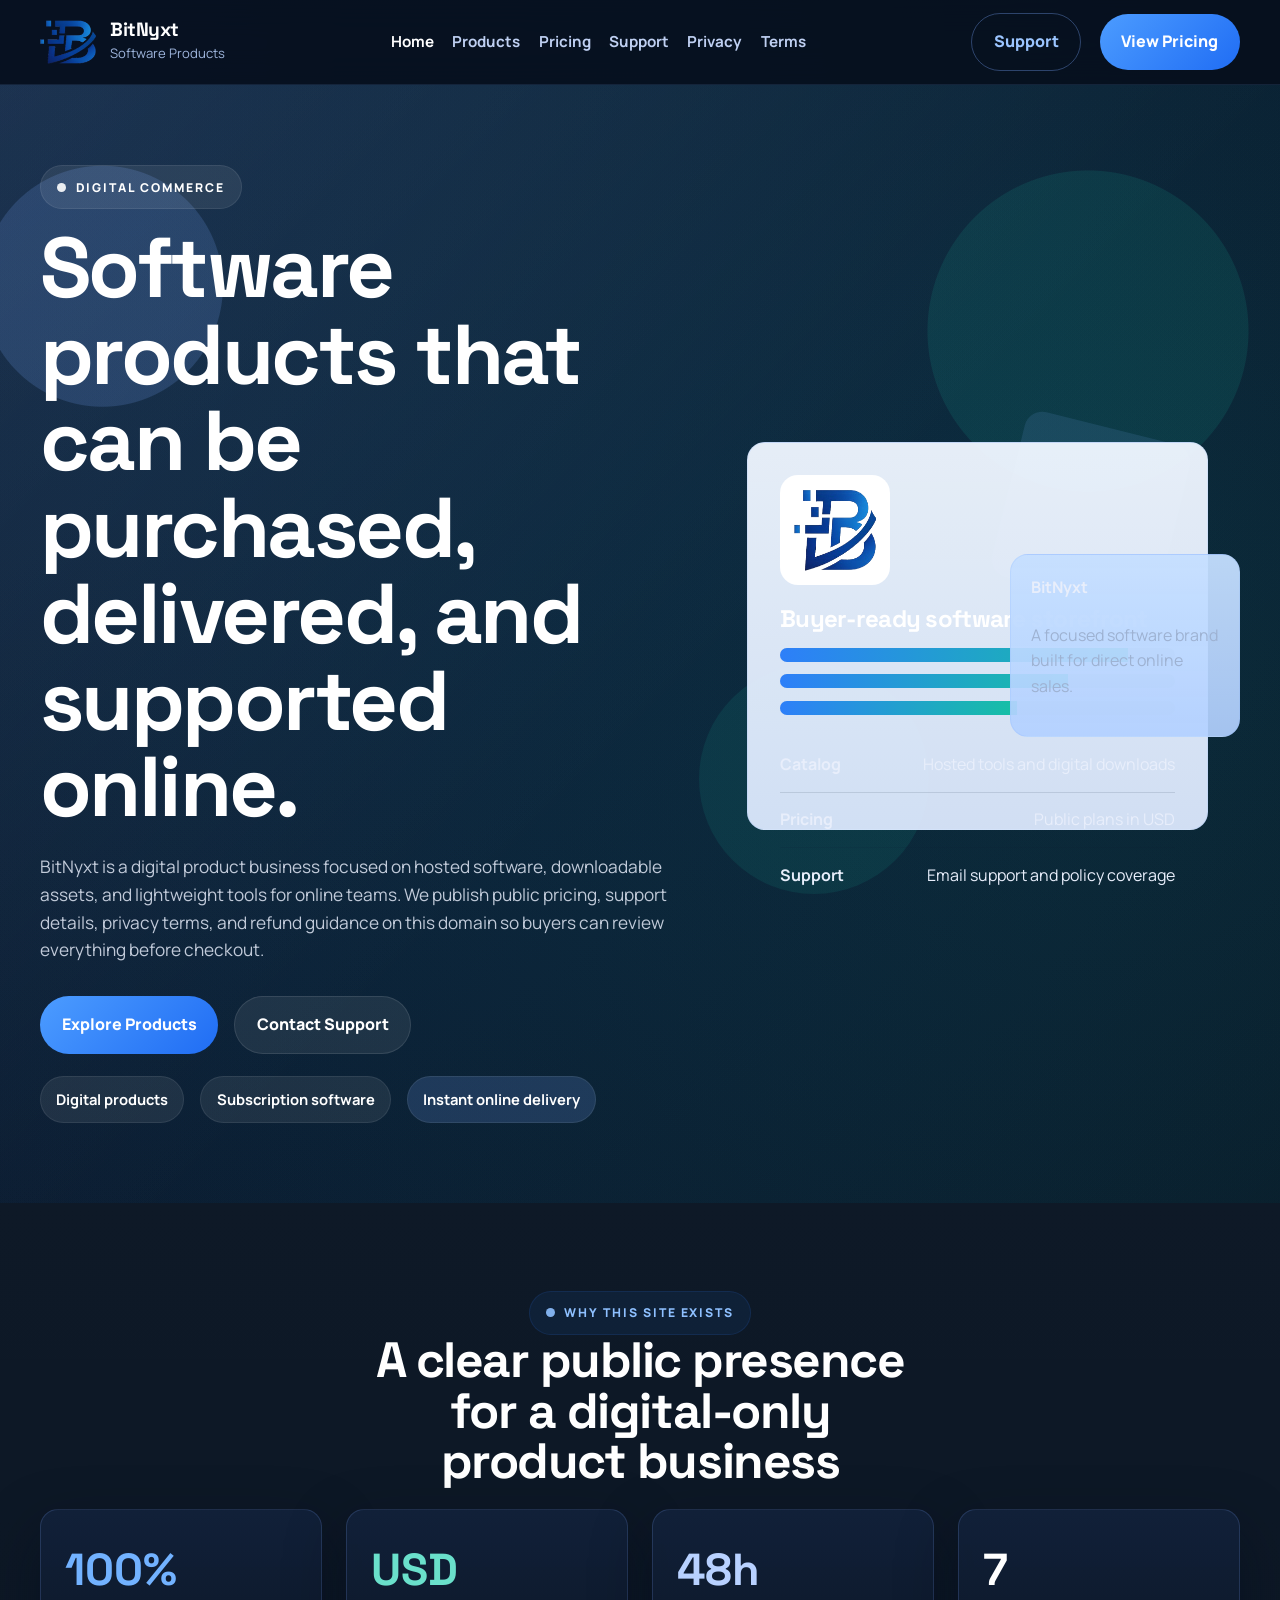
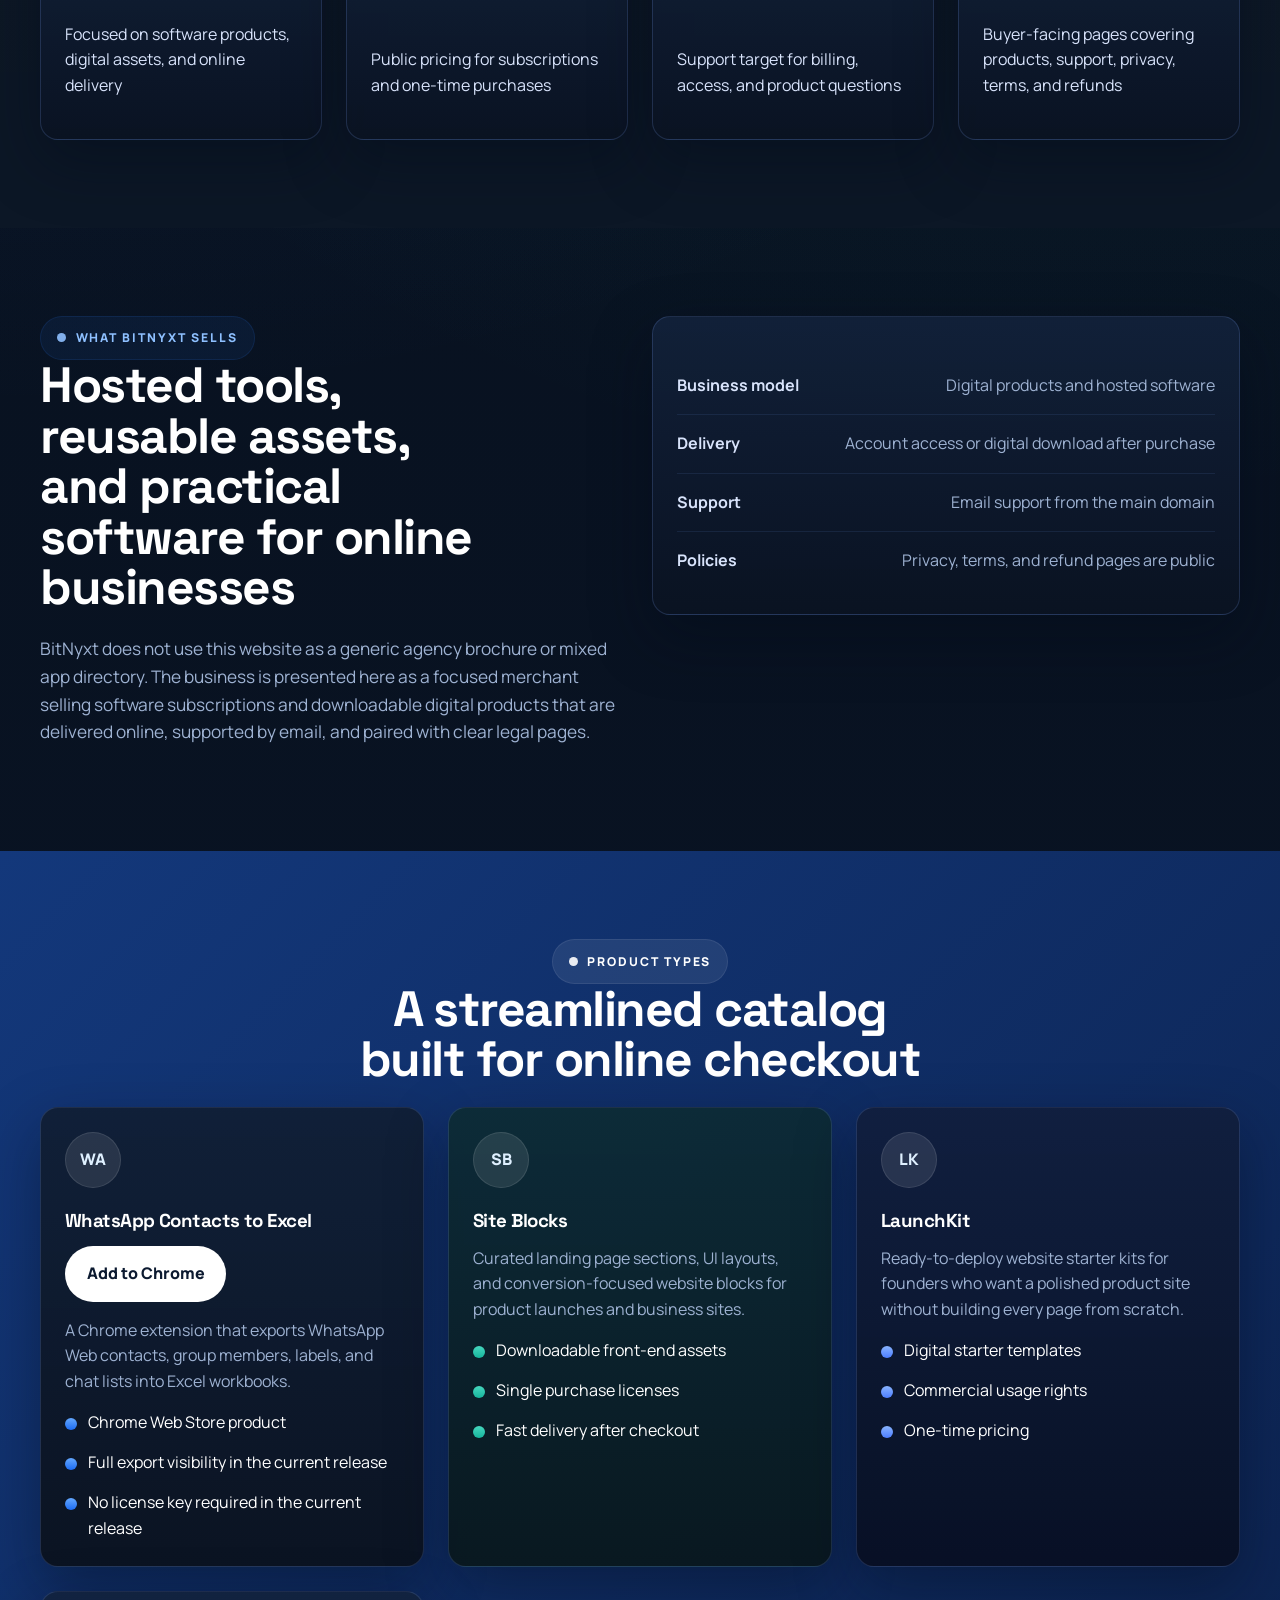
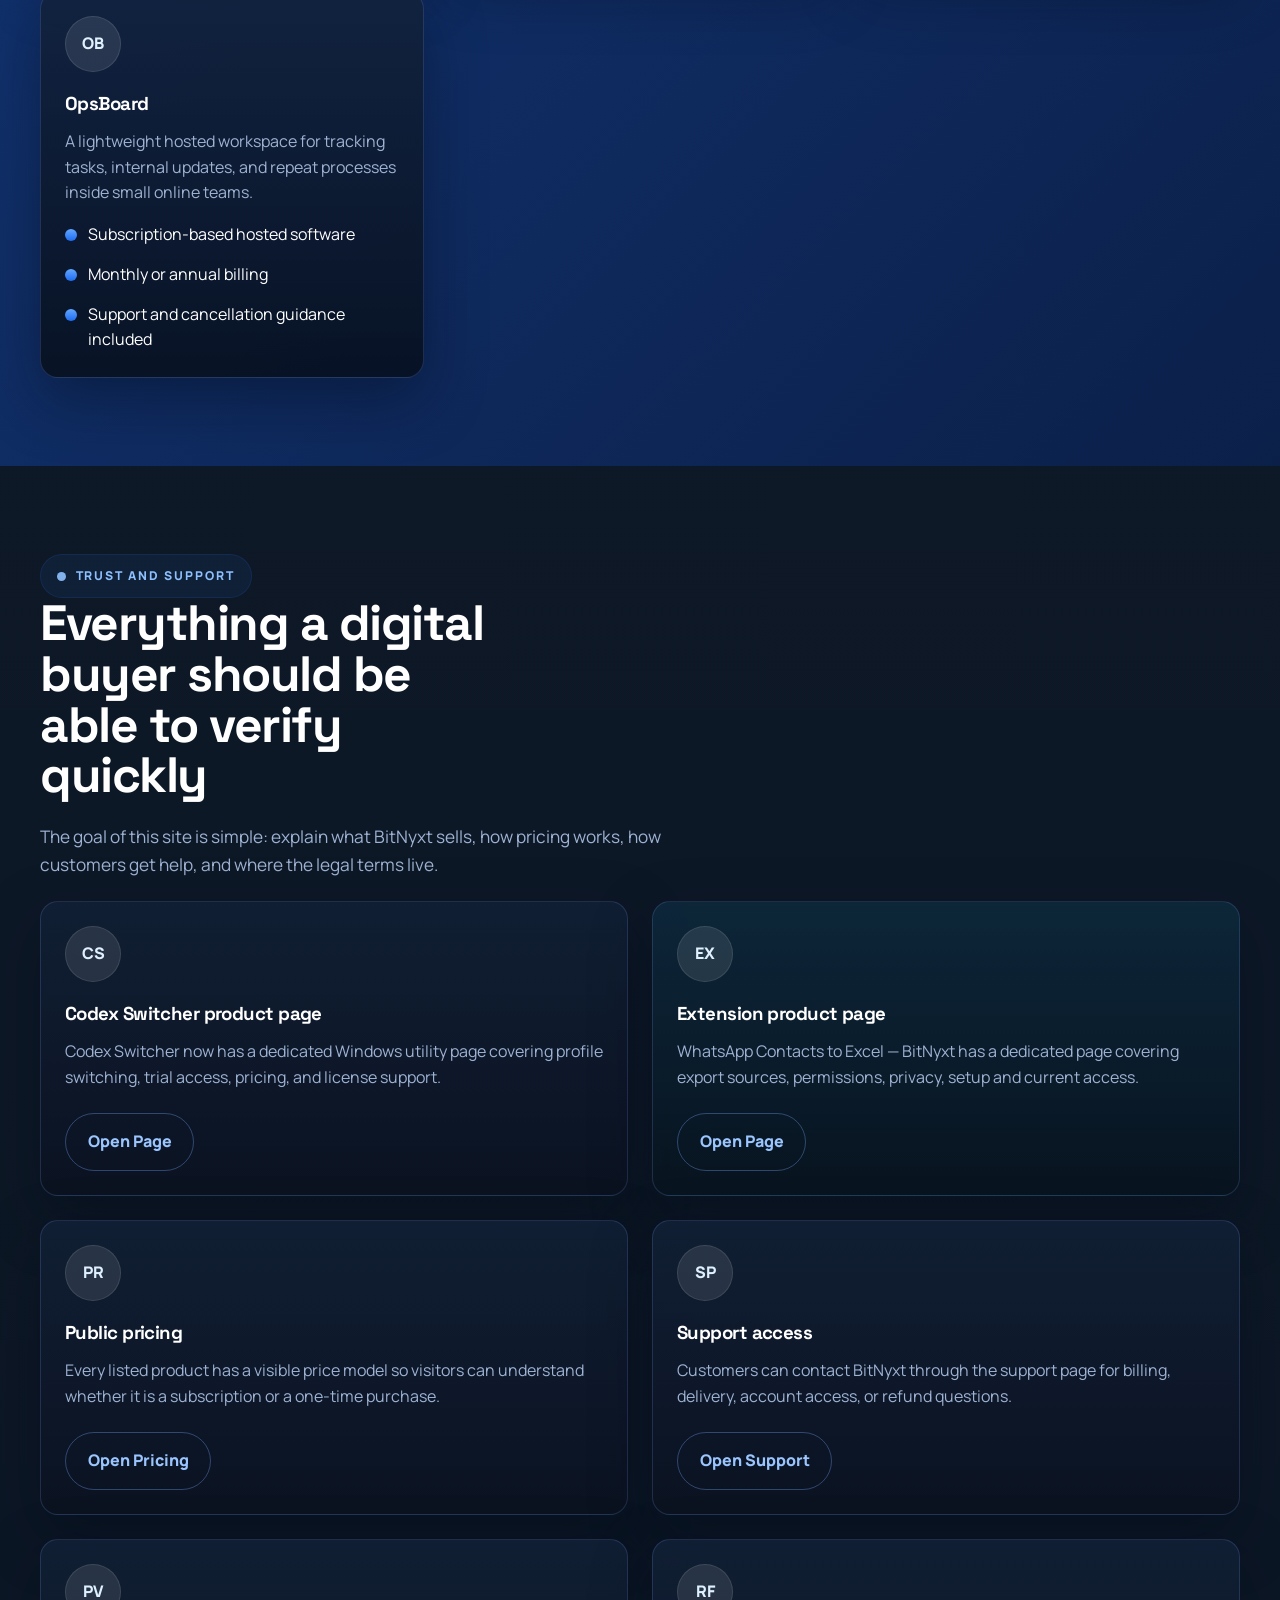
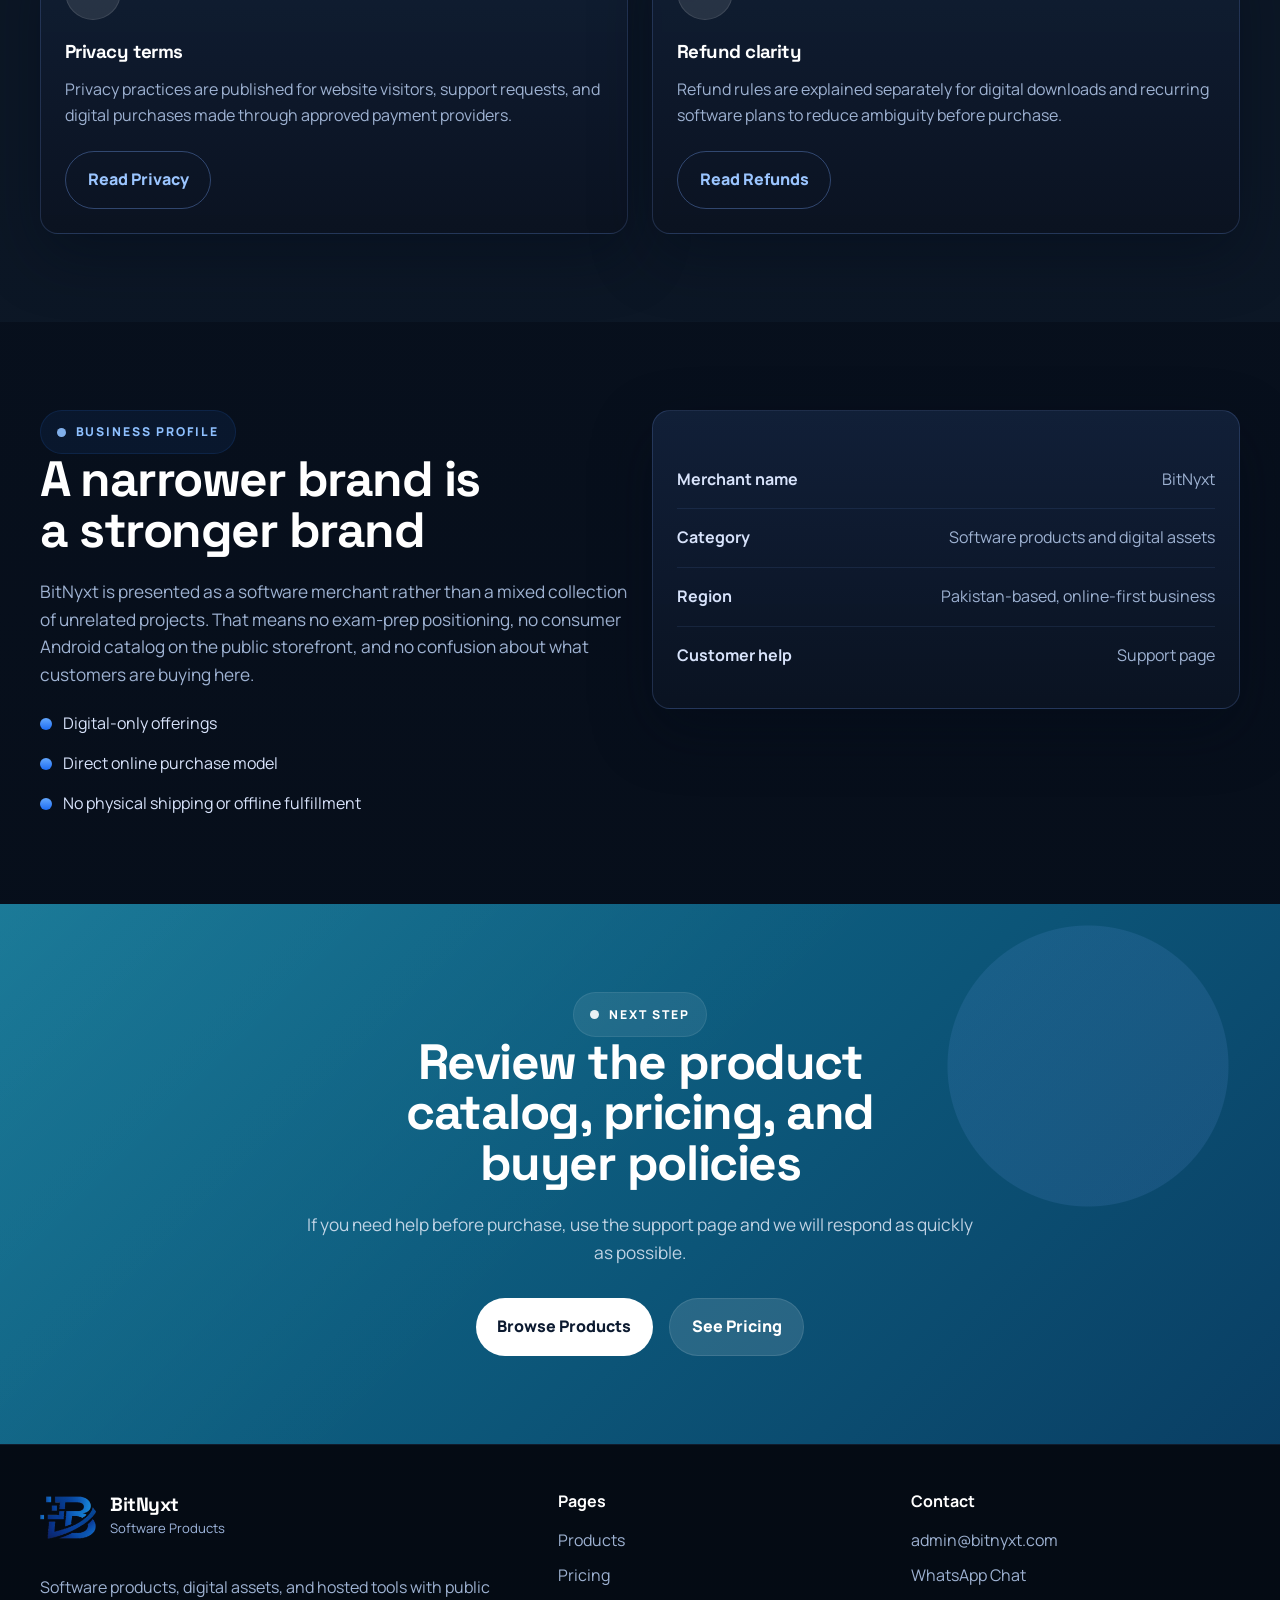
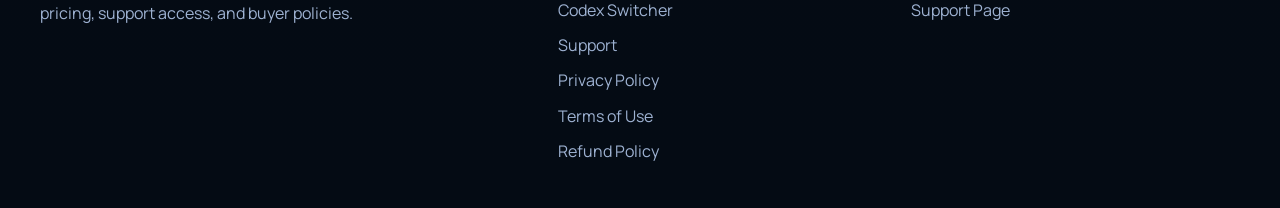
<file: index.html>
<!doctype html>
<html lang="en">
<head>
  <meta charset="utf-8">
  <meta name="viewport" content="width=device-width, initial-scale=1">
  <title>BitNyxt | Software Products and Digital Subscriptions</title>
  <meta name="description" content="BitNyxt sells software products, hosted tools, and downloadable digital assets with public pricing, clear support, and buyer-facing legal policies.">
  <meta name="robots" content="index, follow, max-image-preview:large">
  <link rel="canonical" href="https://www.bitnyxt.com/">
  <meta property="og:type" content="website">
  <meta property="og:title" content="BitNyxt | Software Products and Digital Subscriptions">
  <meta property="og:description" content="Digital products, hosted software, and downloadable assets from BitNyxt with transparent pricing and public support information.">
  <meta property="og:url" content="https://www.bitnyxt.com/">
  <meta property="og:image" content="https://www.bitnyxt.com/logo.png">
  <meta name="twitter:card" content="summary_large_image">
  <meta name="twitter:title" content="BitNyxt | Software Products and Digital Subscriptions">
  <meta name="twitter:description" content="Software products, hosted tools, and downloadable assets with transparent pricing and clear buyer policies.">
  <meta name="twitter:image" content="https://www.bitnyxt.com/logo.png">
  <link rel="stylesheet" href="styles.css">
</head>
<body>
  <div class="page-shell">
    <div class="nav-wrap">
      <div class="container nav">
        <a class="brand" href="index.html" aria-label="BitNyxt home">
          <img class="brand-logo" src="logo.png" alt="BitNyxt logo">
          <span class="brand-text">
            <span class="brand-title">BitNyxt</span>
            <span class="brand-subtitle">Software Products</span>
          </span>
        </a>
        <nav class="nav-links" aria-label="Primary navigation">
          <a class="active" href="index.html">Home</a>
          <a href="projects.html">Products</a>
          <a href="pricing.html">Pricing</a>
          <a href="contact.html">Support</a>
          <a href="privacy-policy.html">Privacy</a>
          <a href="terms-of-use.html">Terms</a>
        </nav>
        <div class="nav-actions">
          <a class="btn btn-outline desktop-only" href="contact.html">Support</a>
          <a class="btn btn-primary" href="pricing.html">View Pricing</a>
          <button class="menu-toggle" data-menu-toggle aria-label="Open menu"><span></span><span></span><span></span></button>
        </div>
      </div>
      <div class="container nav-panel" data-nav-panel>
        <a href="index.html">Home</a>
        <a href="projects.html">Products</a>
        <a href="pricing.html">Pricing</a>
        <a href="contact.html">Support</a>
        <a href="privacy-policy.html">Privacy</a>
        <a href="terms-of-use.html">Terms</a>
      </div>
    </div>

    <header class="hero">
      <div class="container hero-grid">
        <div class="hero-copy reveal">
          <div class="eyebrow"><span class="dot"></span> Digital commerce</div>
          <h1 class="hero-title">Software products that can be purchased, delivered, and supported online.</h1>
          <p class="lead">BitNyxt is a digital product business focused on hosted software, downloadable assets, and lightweight tools for online teams. We publish public pricing, support details, privacy terms, and refund guidance on this domain so buyers can review everything before checkout.</p>
          <div class="hero-actions">
            <a class="btn btn-primary" href="projects.html">Explore Products</a>
            <a class="btn btn-secondary" href="contact.html">Contact Support</a>
          </div>
          <div class="hero-badges">
            <span class="badge">Digital products</span>
            <span class="badge">Subscription software</span>
            <span class="badge accent">Instant online delivery</span>
          </div>
        </div>

        <div class="hero-visual reveal" aria-hidden="true">
          <div class="abstract-stack">
            <div class="shape-square"></div>
            <div class="shape-circle"></div>
            <div class="shape-panel main">
              <img class="logo-panel" src="logo.png" alt="">
              <h2 class="spacer-top">Buyer-ready software storefront</h2>
              <div class="mini-bars">
                <span></span>
                <span></span>
                <span></span>
              </div>
              <div class="spacer-top">
                <div class="stat-line"><strong>Catalog</strong><span>Hosted tools and digital downloads</span></div>
                <div class="stat-line"><strong>Pricing</strong><span>Public plans in USD</span></div>
                <div class="stat-line"><strong>Support</strong><span>Email support and policy coverage</span></div>
              </div>
            </div>
            <div class="shape-panel side">
              <strong>BitNyxt</strong>
              <p class="spacer-top muted">A focused software brand built for direct online sales.</p>
            </div>
          </div>
        </div>
      </div>
    </header>

    <section class="section section-muted">
      <div class="container">
        <div class="center reveal">
          <div class="eyebrow eyebrow-light"><span class="dot"></span> Why this site exists</div>
          <h2 class="section-title wide" style="margin-inline:auto;">A clear public presence for a digital-only product business</h2>
        </div>
        <div class="metrics-grid spacer-top">
          <article class="metric primary reveal"><strong>100%</strong><p>Focused on software products, digital assets, and online delivery</p></article>
          <article class="metric secondary reveal"><strong>USD</strong><p>Public pricing for subscriptions and one-time purchases</p></article>
          <article class="metric accent reveal"><strong>48h</strong><p>Support target for billing, access, and product questions</p></article>
          <article class="metric dark reveal"><strong>7</strong><p>Buyer-facing pages covering products, support, privacy, terms, and refunds</p></article>
        </div>
      </div>
    </section>

    <section class="section">
      <div class="container split">
        <div class="reveal">
          <div class="eyebrow eyebrow-light"><span class="dot"></span> What BitNyxt sells</div>
          <h2 class="section-title">Hosted tools, reusable assets, and practical software for online businesses</h2>
          <p class="lead lead-muted">BitNyxt does not use this website as a generic agency brochure or mixed app directory. The business is presented here as a focused merchant selling software subscriptions and downloadable digital products that are delivered online, supported by email, and paired with clear legal pages.</p>
        </div>
        <div class="panel reveal">
          <div class="table-like">
            <div class="row"><strong>Business model</strong><span class="muted">Digital products and hosted software</span></div>
            <div class="row"><strong>Delivery</strong><span class="muted">Account access or digital download after purchase</span></div>
            <div class="row"><strong>Support</strong><span class="muted">Email support from the main domain</span></div>
            <div class="row"><strong>Policies</strong><span class="muted">Privacy, terms, and refund pages are public</span></div>
          </div>
        </div>
      </div>
    </section>

    <section class="section section-primary">
      <div class="container">
        <div class="center reveal">
          <div class="eyebrow"><span class="dot"></span> Product types</div>
          <h2 class="section-title wide" style="margin-inline:auto;">A streamlined catalog built for online checkout</h2>
        </div>
        <div class="services-grid spacer-top">
          <article class="service-card reveal">
            <div class="icon-chip">WA</div>
            <h3 class="spacer-top">WhatsApp Contacts to Excel</h3><p><a class="btn btn-primary" href="https://chromewebstore.google.com/detail/bulk-wa-contact-extractor/fagaolefppcboofkhfgpmfjfeideilhp?utm_source=bitnyxt&amp;utm_medium=website&amp;utm_campaign=wa_export&amp;utm_content=home_card">Add to Chrome</a></p>
            <p>A Chrome extension that exports WhatsApp Web contacts, group members, labels, and chat lists into Excel workbooks.</p>
            <ul class="detail-list">
              <li>Chrome Web Store product</li>
              <li>Full export visibility in the current release</li>
              <li>No license key required in the current release</li>
            </ul>
          </article>
          <article class="service-card reveal">
            <div class="icon-chip">SB</div>
            <h3 class="spacer-top">Site Blocks</h3>
            <p>Curated landing page sections, UI layouts, and conversion-focused website blocks for product launches and business sites.</p>
            <ul class="detail-list">
              <li>Downloadable front-end assets</li>
              <li>Single purchase licenses</li>
              <li>Fast delivery after checkout</li>
            </ul>
          </article>
          <article class="service-card reveal">
            <div class="icon-chip">LK</div>
            <h3 class="spacer-top">LaunchKit</h3>
            <p>Ready-to-deploy website starter kits for founders who want a polished product site without building every page from scratch.</p>
            <ul class="detail-list">
              <li>Digital starter templates</li>
              <li>Commercial usage rights</li>
              <li>One-time pricing</li>
            </ul>
          </article>
          <article class="service-card reveal">
            <div class="icon-chip">OB</div>
            <h3 class="spacer-top">OpsBoard</h3>
            <p>A lightweight hosted workspace for tracking tasks, internal updates, and repeat processes inside small online teams.</p>
            <ul class="detail-list">
              <li>Subscription-based hosted software</li>
              <li>Monthly or annual billing</li>
              <li>Support and cancellation guidance included</li>
            </ul>
          </article>
        </div>
      </div>
    </section>

    <section class="section section-muted">
      <div class="container">
        <div class="reveal">
          <div class="eyebrow eyebrow-light"><span class="dot"></span> Trust and support</div>
          <h2 class="section-title">Everything a digital buyer should be able to verify quickly</h2>
          <p class="lead lead-muted">The goal of this site is simple: explain what BitNyxt sells, how pricing works, how customers get help, and where the legal terms live.</p>
        </div>
        <div class="project-grid spacer-top">
          <article class="project-card reveal">
            <div class="icon-chip">CS</div>
            <h3 class="spacer-top">Codex Switcher product page</h3>
            <p>Codex Switcher now has a dedicated Windows utility page covering profile switching, trial access, pricing, and license support.</p>
            <div class="spacer-top"><a class="btn btn-outline" href="codex-switcher.html">Open Page</a></div>
          </article>
          <article class="project-card reveal">
            <div class="icon-chip">EX</div>
            <h3 class="spacer-top">Extension product page</h3>
            <p>WhatsApp Contacts to Excel — BitNyxt has a dedicated page covering export sources, permissions, privacy, setup and current access.</p>
            <div class="spacer-top"><a class="btn btn-outline" href="bulk-wa-contact-extractor.html">Open Page</a></div>
          </article>
          <article class="project-card reveal">
            <div class="icon-chip">PR</div>
            <h3 class="spacer-top">Public pricing</h3>
            <p>Every listed product has a visible price model so visitors can understand whether it is a subscription or a one-time purchase.</p>
            <div class="spacer-top"><a class="btn btn-outline" href="pricing.html">Open Pricing</a></div>
          </article>
          <article class="project-card reveal">
            <div class="icon-chip">SP</div>
            <h3 class="spacer-top">Support access</h3>
            <p>Customers can contact BitNyxt through the support page for billing, delivery, account access, or refund questions.</p>
            <div class="spacer-top"><a class="btn btn-outline" href="contact.html">Open Support</a></div>
          </article>
          <article class="project-card reveal">
            <div class="icon-chip">PV</div>
            <h3 class="spacer-top">Privacy terms</h3>
            <p>Privacy practices are published for website visitors, support requests, and digital purchases made through approved payment providers.</p>
            <div class="spacer-top"><a class="btn btn-outline" href="privacy-policy.html">Read Privacy</a></div>
          </article>
          <article class="project-card reveal">
            <div class="icon-chip">RF</div>
            <h3 class="spacer-top">Refund clarity</h3>
            <p>Refund rules are explained separately for digital downloads and recurring software plans to reduce ambiguity before purchase.</p>
            <div class="spacer-top"><a class="btn btn-outline" href="refund-policy.html">Read Refunds</a></div>
          </article>
        </div>
      </div>
    </section>

    <section class="section">
      <div class="container split">
        <div class="reveal">
          <div class="eyebrow eyebrow-light"><span class="dot"></span> Business profile</div>
          <h2 class="section-title">A narrower brand is a stronger brand</h2>
          <p class="lead lead-muted">BitNyxt is presented as a software merchant rather than a mixed collection of unrelated projects. That means no exam-prep positioning, no consumer Android catalog on the public storefront, and no confusion about what customers are buying here.</p>
          <ul class="detail-list spacer-top">
            <li>Digital-only offerings</li>
            <li>Direct online purchase model</li>
            <li>No physical shipping or offline fulfillment</li>
          </ul>
        </div>
        <div class="panel reveal">
          <div class="table-like">
            <div class="row"><strong>Merchant name</strong><span class="muted">BitNyxt</span></div>
            <div class="row"><strong>Category</strong><span class="muted">Software products and digital assets</span></div>
            <div class="row"><strong>Region</strong><span class="muted">Pakistan-based, online-first business</span></div>
            <div class="row"><strong>Customer help</strong><span class="muted"><a href="contact.html">Support page</a></span></div>
          </div>
        </div>
      </div>
    </section>

    <section class="section section-secondary cta-band">
      <div class="container center reveal">
        <div class="eyebrow"><span class="dot"></span> Next step</div>
        <h2 class="section-title wide" style="margin-inline:auto;">Review the product catalog, pricing, and buyer policies</h2>
        <p class="lead" style="margin-inline:auto;">If you need help before purchase, use the support page and we will respond as quickly as possible.</p>
        <div class="hero-actions" style="justify-content:center;">
          <a class="btn btn-primary" href="projects.html">Browse Products</a>
          <a class="btn btn-secondary" href="pricing.html">See Pricing</a>
        </div>
      </div>
    </section>

    <footer class="footer">
      <div class="container footer-grid">
        <div>
          <a class="brand" href="index.html">
            <img class="brand-logo" src="logo.png" alt="BitNyxt logo">
            <span class="brand-text">
              <span class="brand-title">BitNyxt</span>
              <span class="brand-subtitle">Software Products</span>
            </span>
          </a>
          <p class="spacer-top">Software products, digital assets, and hosted tools with public pricing, support access, and buyer policies.</p>
        </div>
        <div>
          <strong>Pages</strong>
          <ul>
            <li><a href="projects.html">Products</a></li>
            <li><a href="pricing.html">Pricing</a></li>
            <li><a href="codex-switcher.html">Codex Switcher</a></li>
            <li><a href="contact.html">Support</a></li>
            <li><a href="privacy-policy.html">Privacy Policy</a></li>
            <li><a href="terms-of-use.html">Terms of Use</a></li>
            <li><a href="refund-policy.html">Refund Policy</a></li>
          </ul>
        </div>
        <div>
          <strong>Contact</strong>
          <ul>
            <li><a href="mailto:admin@bitnyxt.com">admin@bitnyxt.com</a></li>
            <li><a href="https://wa.me/923320505257">WhatsApp Chat</a></li>
            <li><a href="contact.html">Support Page</a></li>
          </ul>
        </div>
      </div>
    </footer>
  </div>
  <script src="main.js"></script>
</body>
</html>
</file>
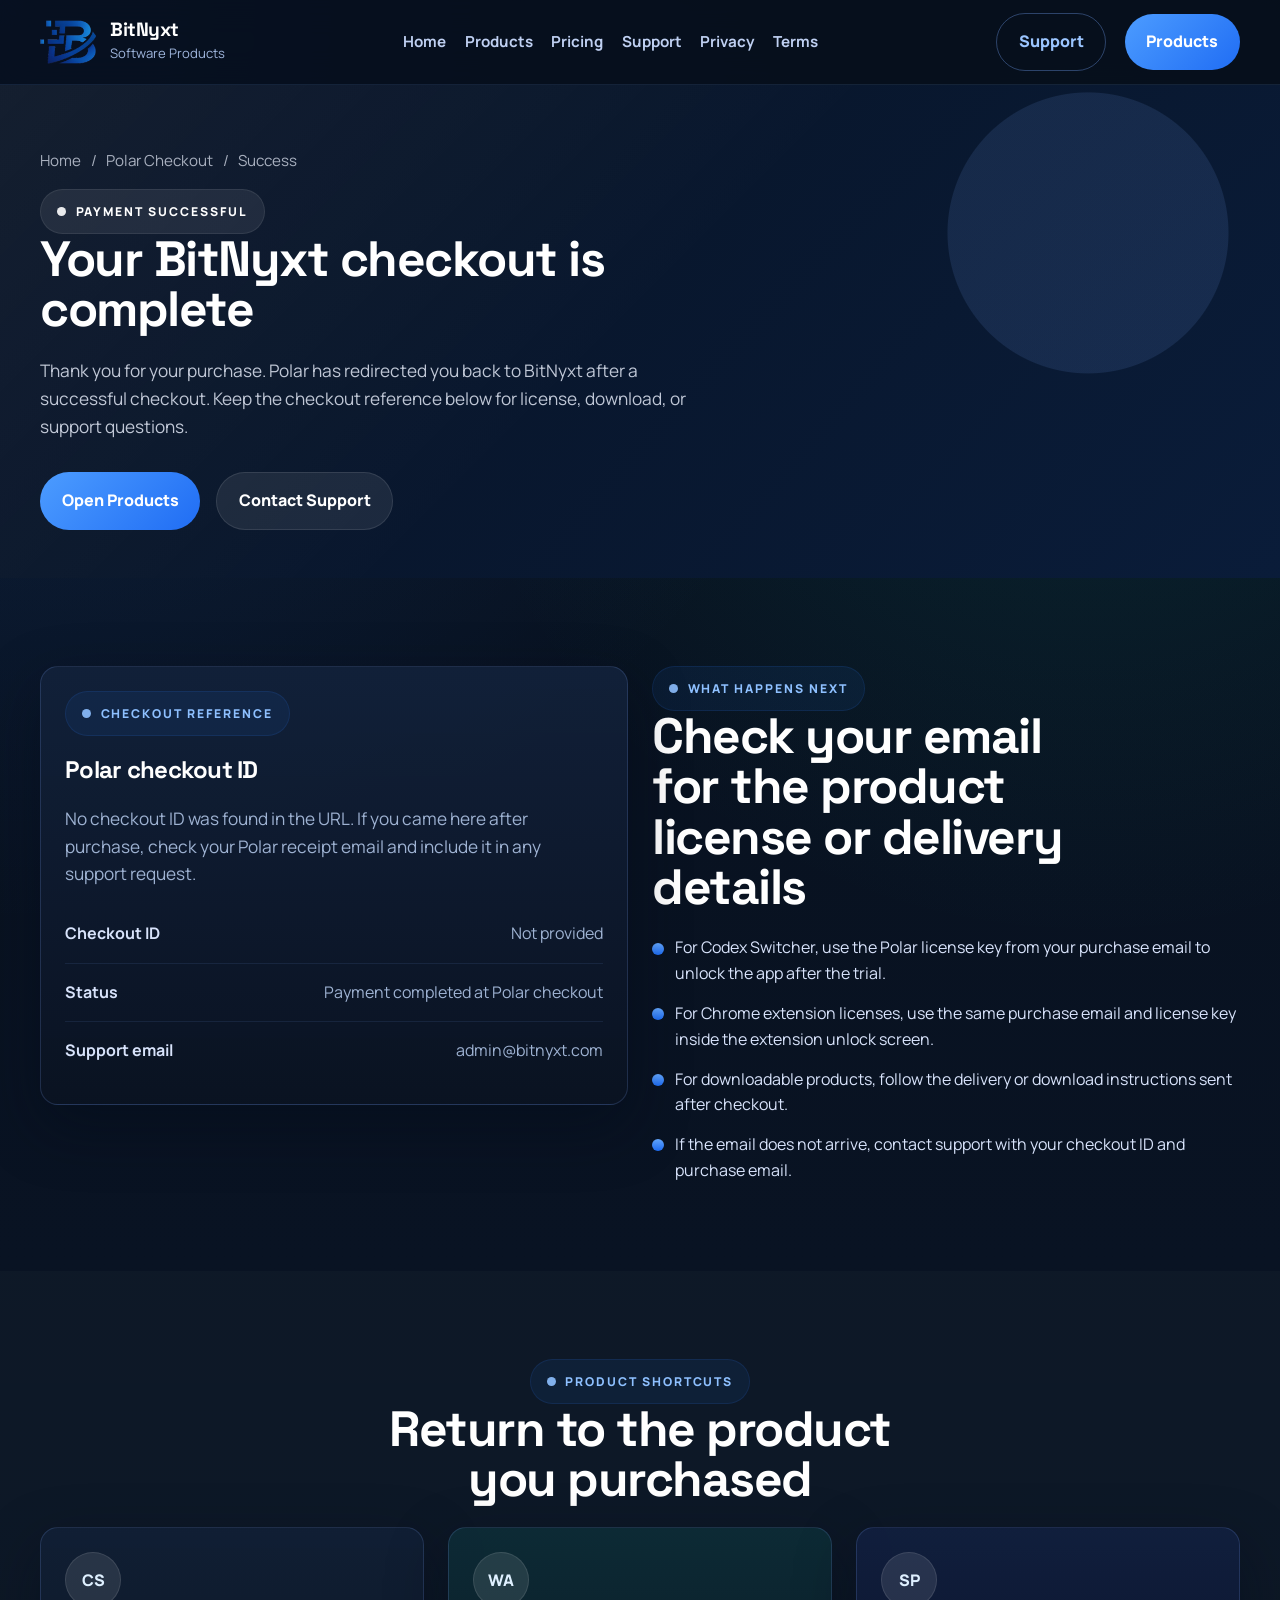
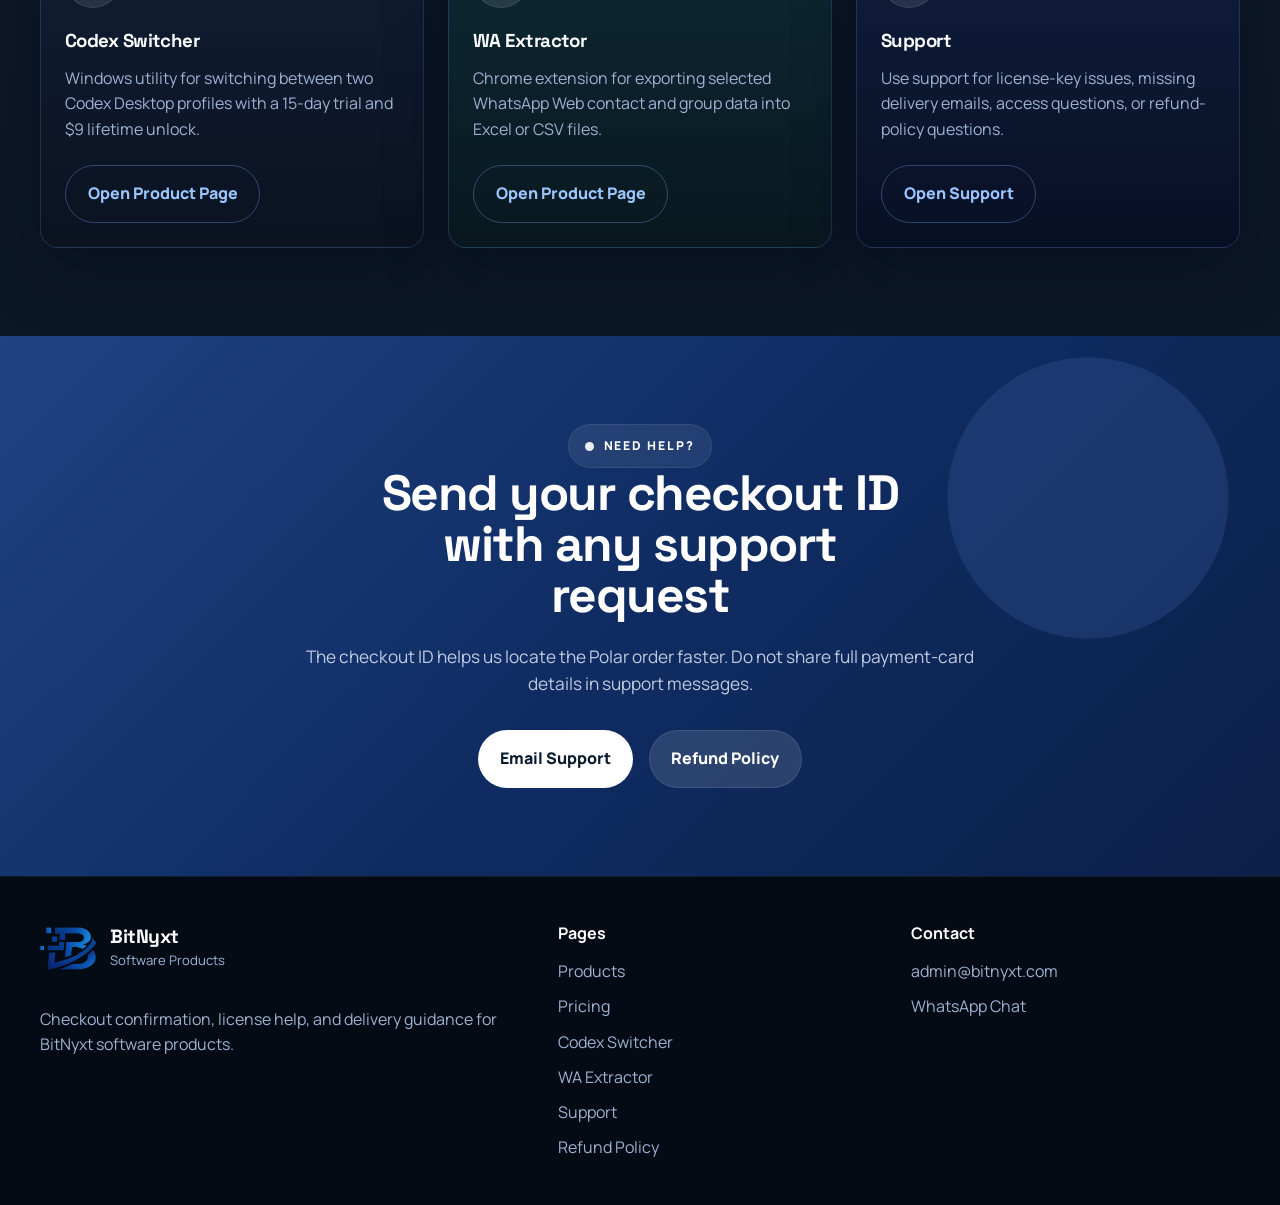
<file: polar/success/index.html>
<!doctype html>
<html lang="en">
<head>
  <meta charset="utf-8">
  <meta name="viewport" content="width=device-width, initial-scale=1">
  <title>Payment Successful | BitNyxt</title>
  <meta name="robots" content="noindex, follow">
  <link rel="canonical" href="https://www.bitnyxt.com/polar/success">
  <meta http-equiv="refresh" content="0; url=../success.html">
  <script>
    window.location.replace('../success.html' + window.location.search + window.location.hash);
  </script>
</head>
<body>
  <p>Redirecting to <a href="../success.html">BitNyxt checkout success</a>.</p>
</body>
</html>
</file>
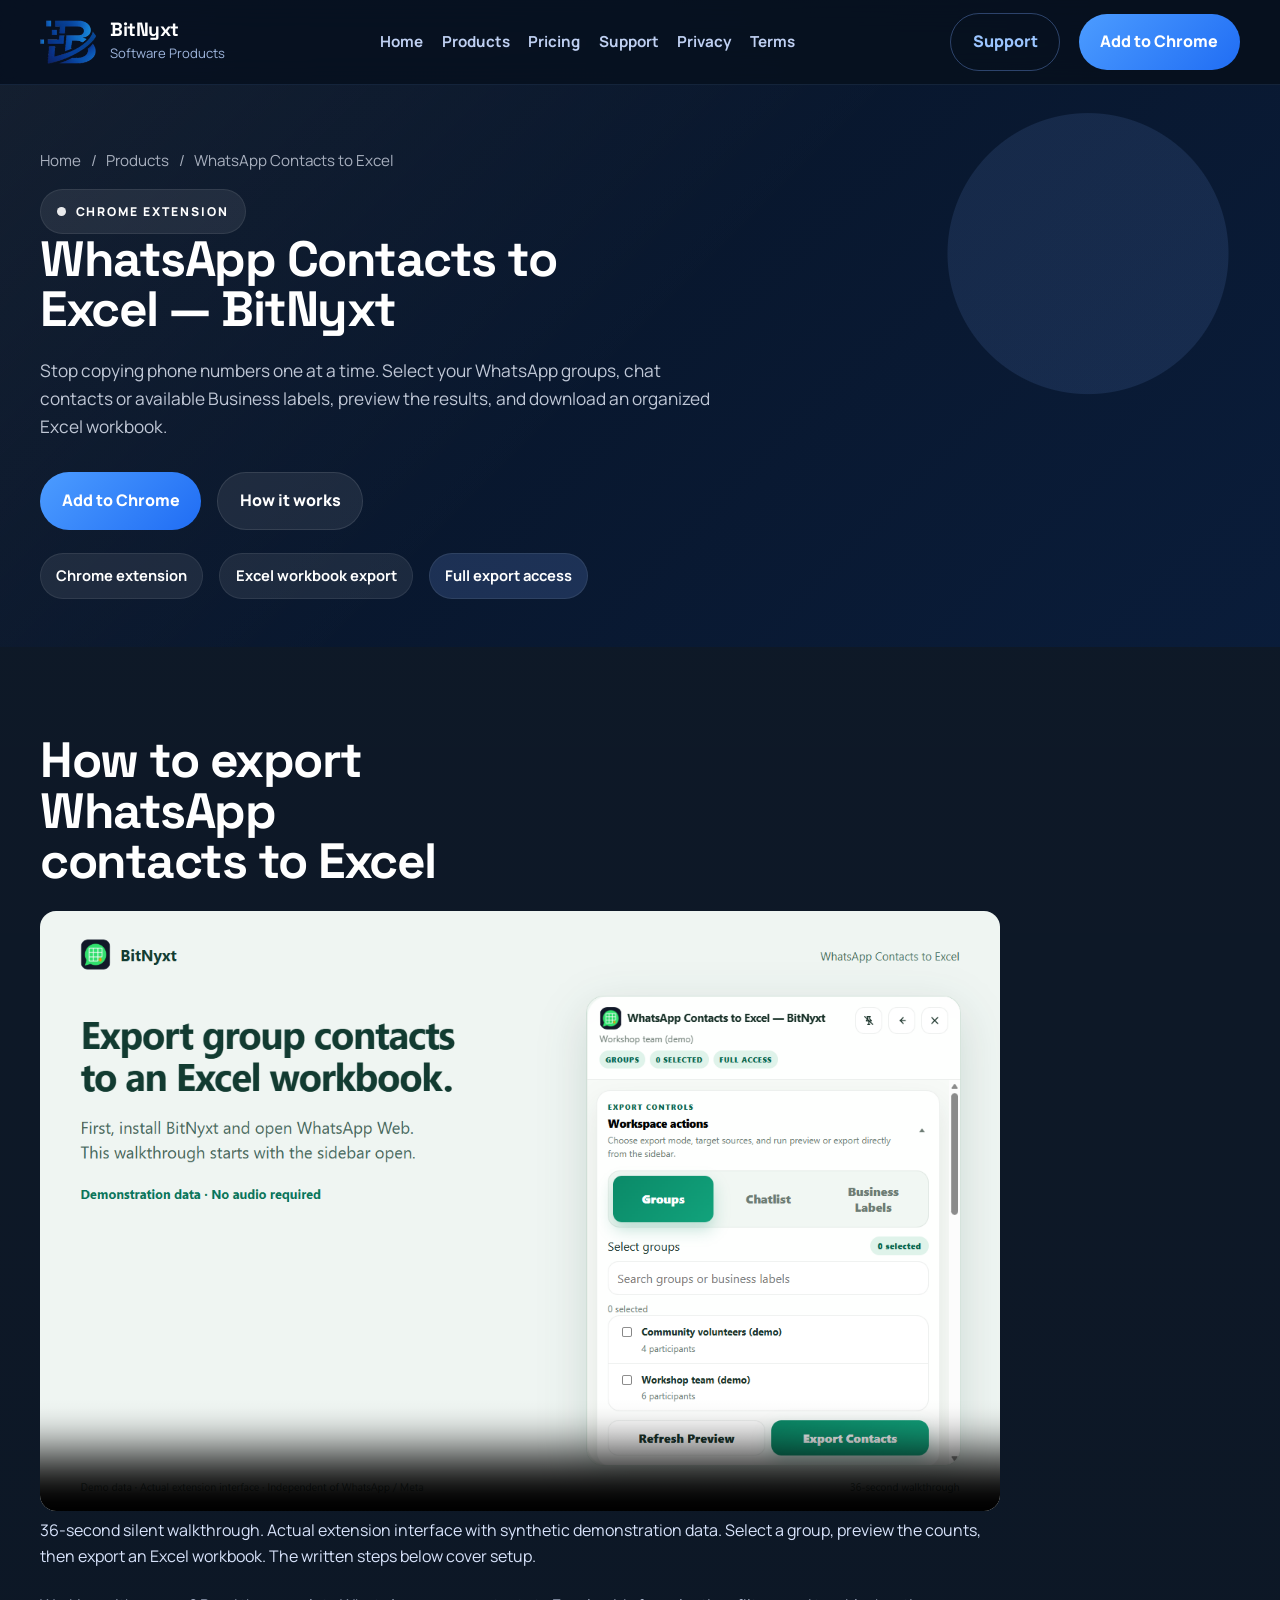
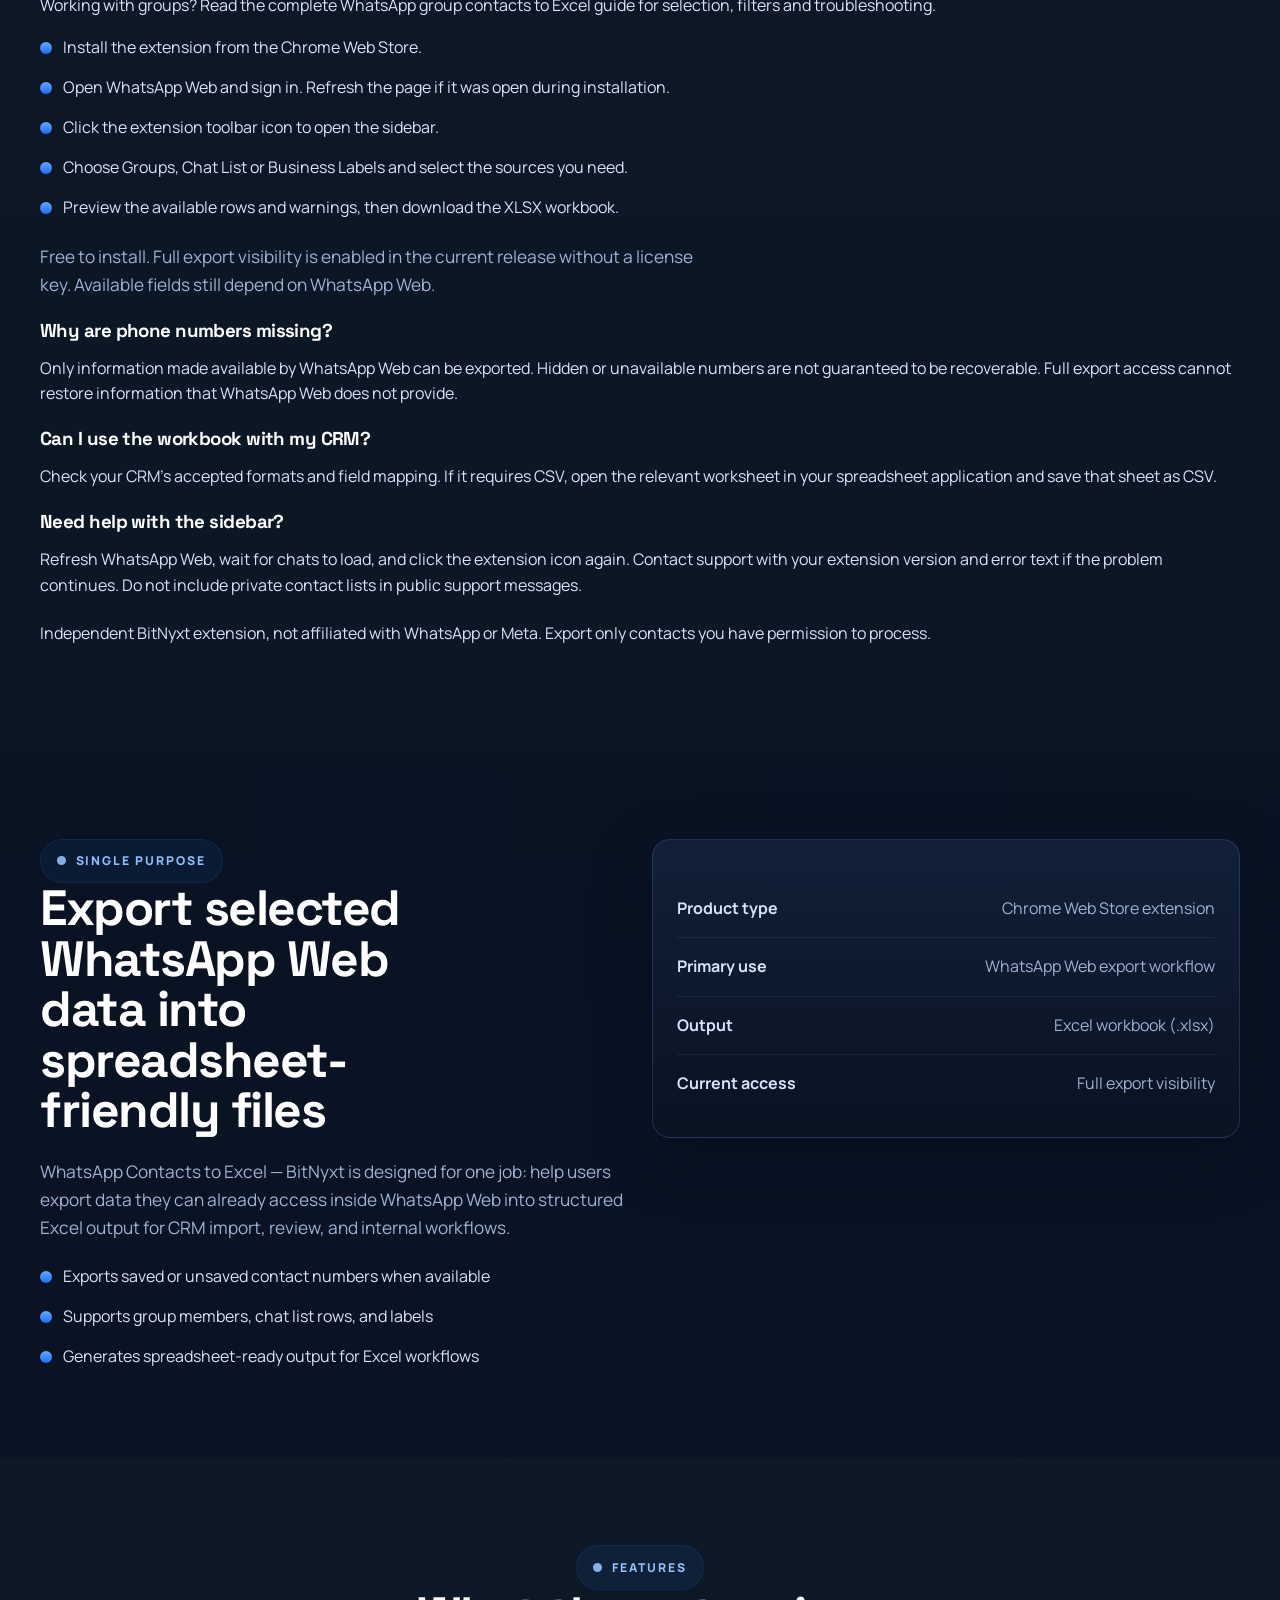
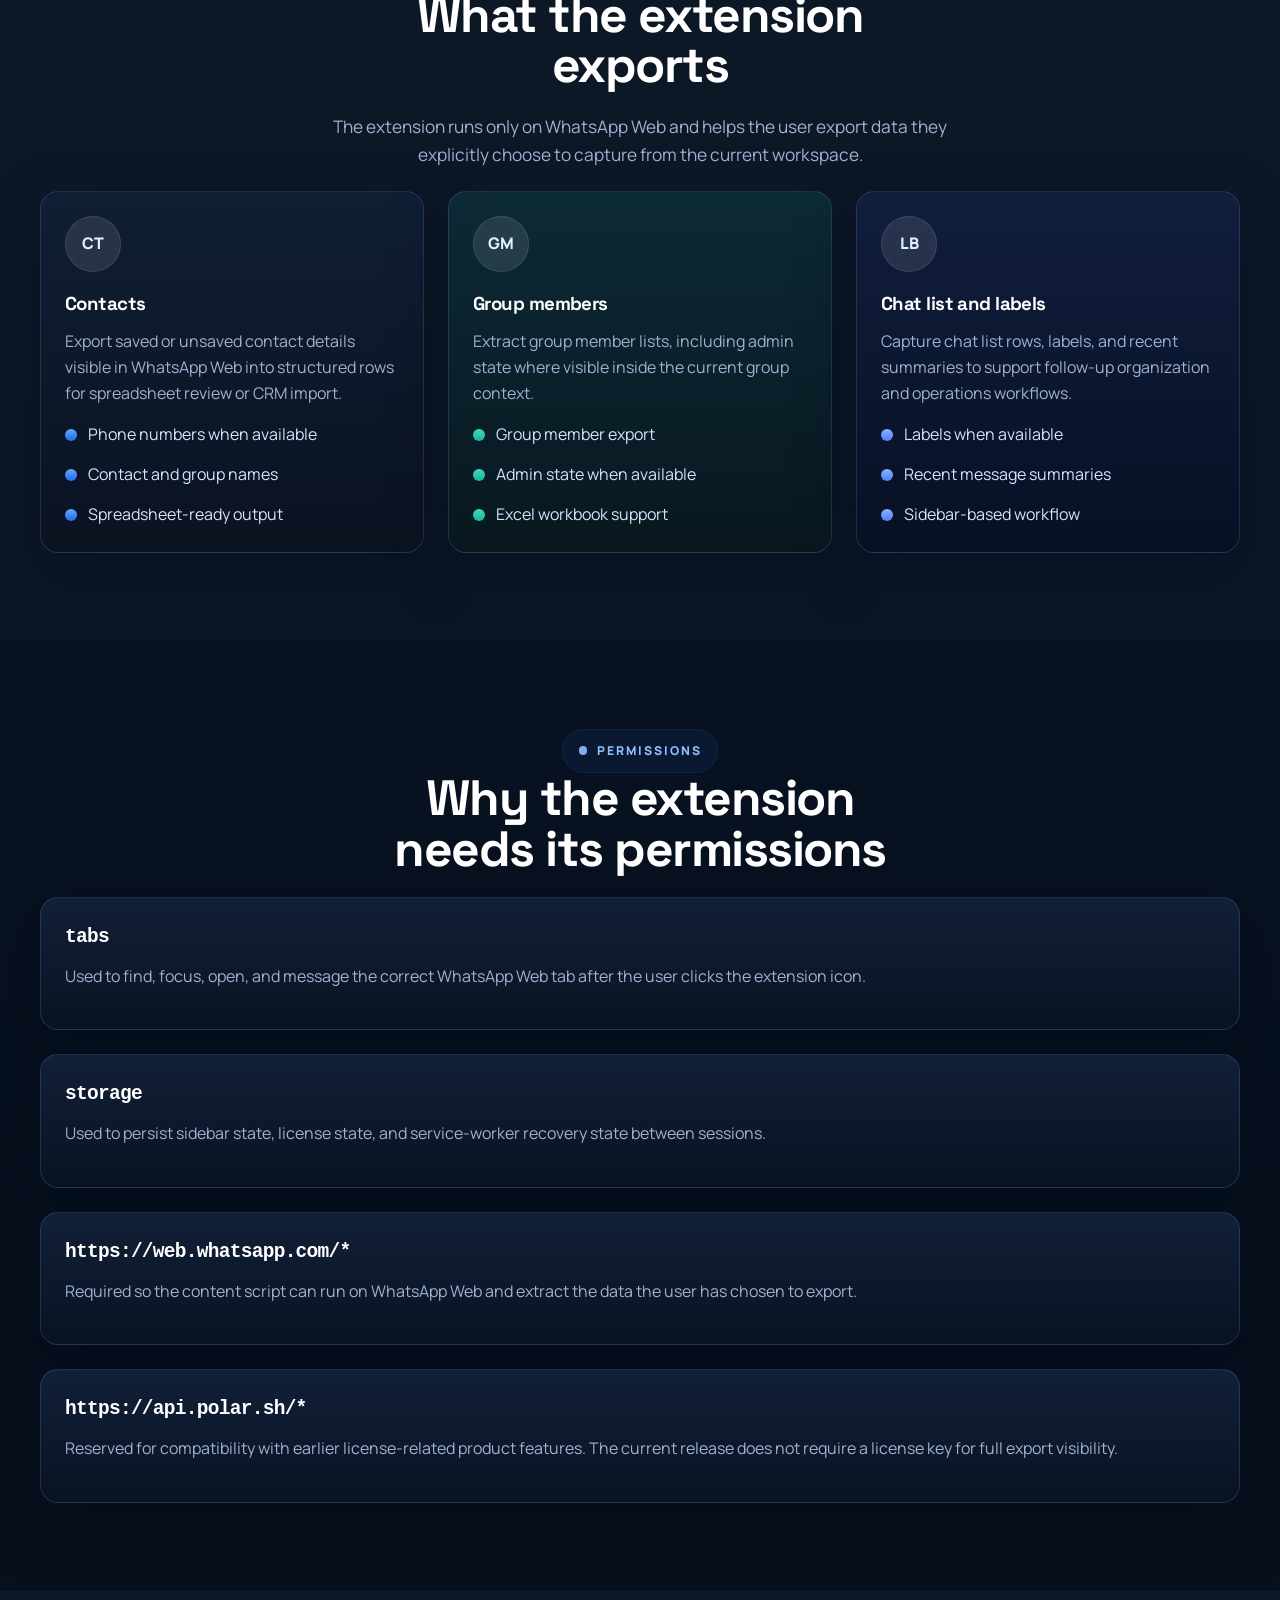
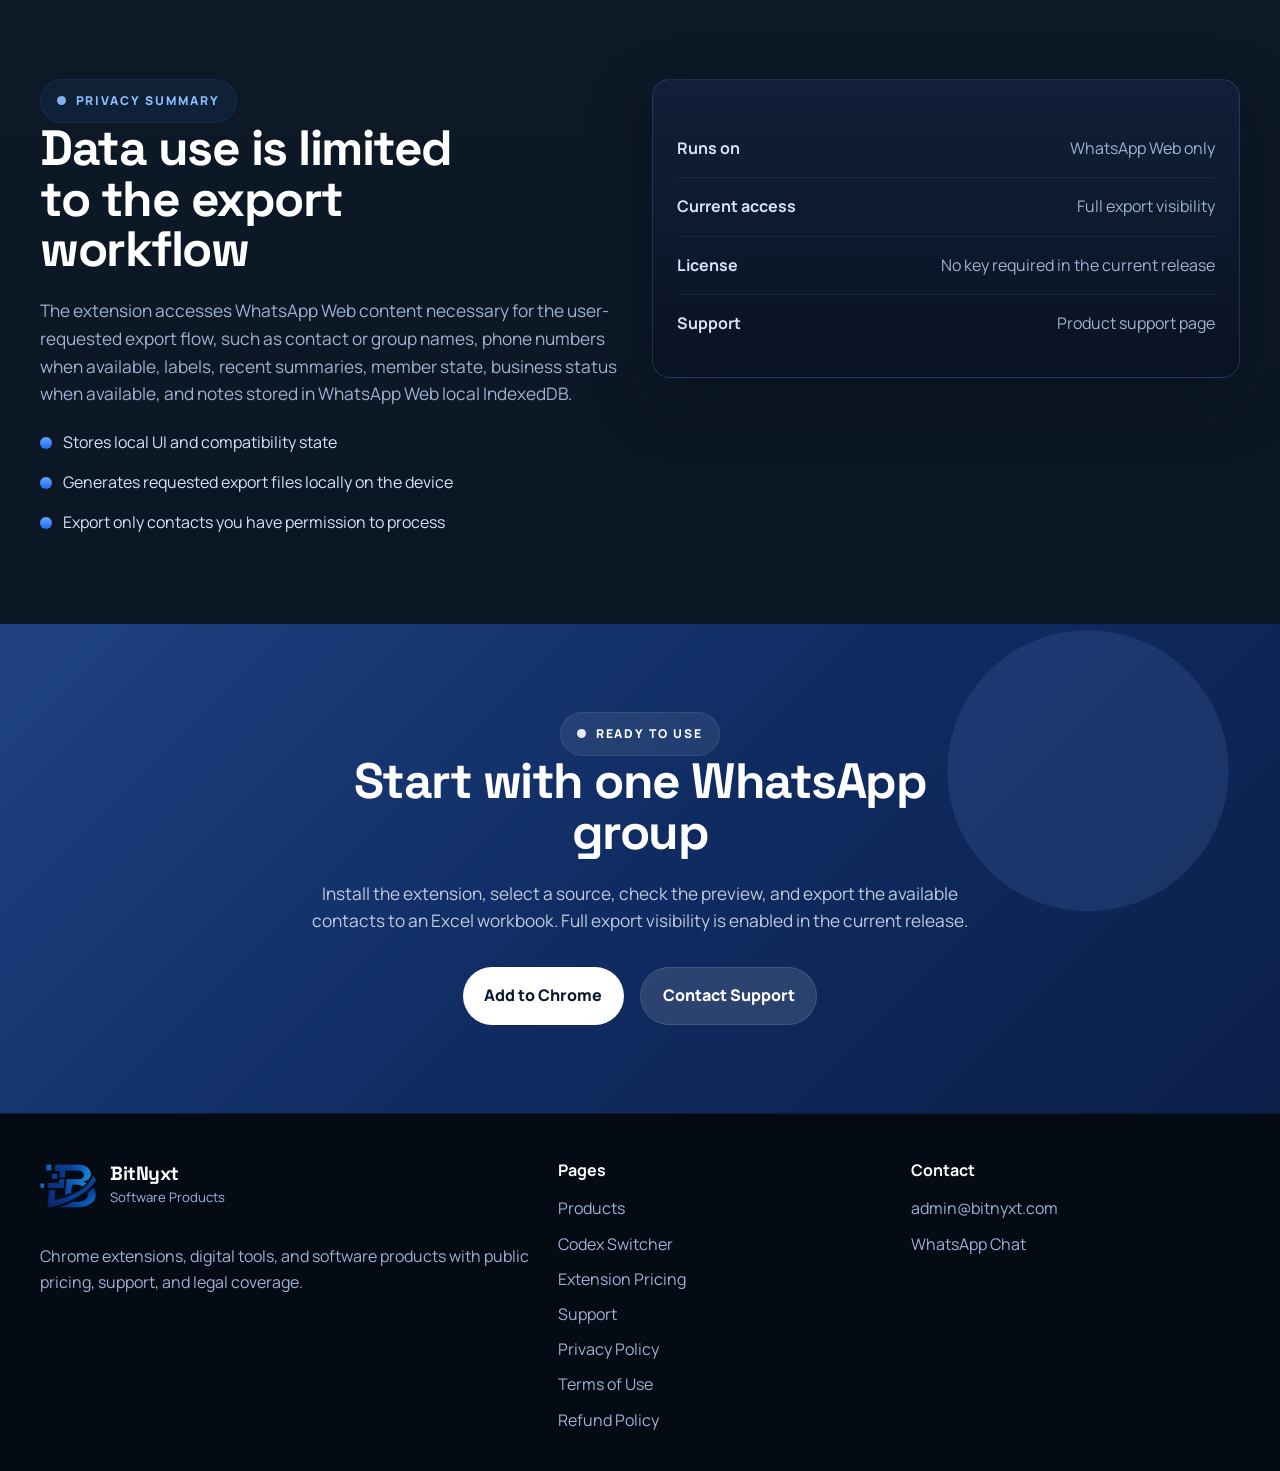
<file: bulk-wa-contact-extractor.html>
<!doctype html>
<html lang="en">
<head>
  <meta charset="utf-8">
  <meta name="viewport" content="width=device-width, initial-scale=1">
  <title>WhatsApp Contacts to Excel — BitNyxt | Chrome Extension</title>
  <meta name="description" content="Export available WhatsApp Web contacts from groups, chats and Business labels to an organized Excel workbook with the BitNyxt Chrome extension.">
  <meta name="robots" content="index, follow, max-image-preview:large">
  <link rel="canonical" href="https://www.bitnyxt.com/bulk-wa-contact-extractor">
  <meta property="og:type" content="website">
  <meta property="og:title" content="WhatsApp Contacts to Excel — BitNyxt">
  <meta property="og:description" content="Export WhatsApp Web contacts, group members, chat lists, and labels into Excel workbooks from one sidebar workspace.">
  <meta property="og:url" content="https://www.bitnyxt.com/bulk-wa-contact-extractor">
  <meta property="og:image" content="https://www.bitnyxt.com/logo.png">
  <meta name="twitter:card" content="summary_large_image">
  <meta name="twitter:title" content="WhatsApp Contacts to Excel — BitNyxt">
  <meta name="twitter:description" content="Chrome extension for exporting WhatsApp Web data into Excel for contact organization and CRM preparation.">
  <meta name="twitter:image" content="https://www.bitnyxt.com/logo.png">
  <link rel="stylesheet" href="styles.css">
</head>
<body>
  <div class="page-shell">
    <div class="nav-wrap">
      <div class="container nav">
        <a class="brand" href="index.html" aria-label="BitNyxt home">
          <img class="brand-logo" src="logo.png" alt="BitNyxt logo">
          <span class="brand-text">
            <span class="brand-title">BitNyxt</span>
            <span class="brand-subtitle">Software Products</span>
          </span>
        </a>
        <nav class="nav-links" aria-label="Primary navigation">
          <a href="index.html">Home</a>
          <a href="projects.html">Products</a>
          <a href="pricing.html">Pricing</a>
          <a href="contact.html">Support</a>
          <a href="privacy-policy.html">Privacy</a>
          <a href="terms-of-use.html">Terms</a>
        </nav>
        <div class="nav-actions">
          <a class="btn btn-outline desktop-only" href="contact.html">Support</a>
          <a class="btn btn-primary" href="https://chromewebstore.google.com/detail/bulk-wa-contact-extractor/fagaolefppcboofkhfgpmfjfeideilhp?utm_source=bitnyxt&amp;utm_medium=website&amp;utm_campaign=wa_export&amp;utm_content=navigation">Add to Chrome</a>
          <button class="menu-toggle" data-menu-toggle aria-label="Open menu"><span></span><span></span><span></span></button>
        </div>
      </div>
      <div class="container nav-panel" data-nav-panel>
        <a href="index.html">Home</a>
        <a href="projects.html">Products</a>
        <a href="pricing.html">Pricing</a>
        <a href="contact.html">Support</a>
        <a href="privacy-policy.html">Privacy</a>
        <a href="terms-of-use.html">Terms</a>
      </div>
    </div>

    <section class="page-hero">
      <div class="container reveal">
        <div class="breadcrumb"><a href="index.html">Home</a><span>/</span><a href="projects.html">Products</a><span>/</span><span>WhatsApp Contacts to Excel</span></div>
        <div class="eyebrow"><span class="dot"></span> Chrome extension</div>
        <h1 class="section-title wide">WhatsApp Contacts to Excel — BitNyxt</h1>
        <p class="lead">Stop copying phone numbers one at a time. Select your WhatsApp groups, chat contacts or available Business labels, preview the results, and download an organized Excel workbook.</p>
        <div class="hero-actions">
          <a class="btn btn-primary" href="https://chromewebstore.google.com/detail/bulk-wa-contact-extractor/fagaolefppcboofkhfgpmfjfeideilhp?utm_source=bitnyxt&amp;utm_medium=website&amp;utm_campaign=wa_export&amp;utm_content=hero">Add to Chrome</a>
          <a class="btn btn-secondary" href="#how-to-export">How it works</a>
        </div>
        <div class="hero-badges">
          <span class="badge">Chrome extension</span>
          <span class="badge">Excel workbook export</span>
          <span class="badge accent">Full export access</span>
        </div>
      </div>
    </section>

    <section class="section section-muted" id="how-to-export"><div class="container">
      <h2 class="section-title">How to export WhatsApp contacts to Excel</h2>
      <figure style="margin:24px 0;max-width:960px;">
        <video controls playsinline preload="none" width="1280" height="800" poster="assets/wa-export/tutorial-poster.png" style="width:100%;height:auto;border-radius:16px;" aria-label="36-second WhatsApp contacts export walkthrough" aria-describedby="demo-caption">
          <source src="assets/wa-export/whatsapp-contacts-to-excel-demo.mp4" type="video/mp4">
          <track kind="captions" src="assets/wa-export/tutorial-en.vtt" srclang="en" label="English">
          <a href="assets/wa-export/whatsapp-contacts-to-excel-demo.mp4">Watch the export walkthrough</a>.
        </video>
        <figcaption id="demo-caption">36-second silent walkthrough. Actual extension interface with synthetic demonstration data. Select a group, preview the counts, then export an Excel workbook. The written steps below cover setup.</figcaption>
      </figure>
      <p>Working with groups? Read the <a href="export-whatsapp-group-contacts-to-excel.html">complete WhatsApp group contacts to Excel guide</a> for selection, filters and troubleshooting.</p>
      <ol class="detail-list"><li>Install the extension from the Chrome Web Store.</li><li>Open WhatsApp Web and sign in. Refresh the page if it was open during installation.</li><li>Click the extension toolbar icon to open the sidebar.</li><li>Choose Groups, Chat List or Business Labels and select the sources you need.</li><li>Preview the available rows and warnings, then download the XLSX workbook.</li></ol>
      <p class="lead lead-muted">Free to install. Full export visibility is enabled in the current release without a license key. Available fields still depend on WhatsApp Web.</p>
      <h3 class="spacer-top">Why are phone numbers missing?</h3><p>Only information made available by WhatsApp Web can be exported. Hidden or unavailable numbers are not guaranteed to be recoverable. Full export access cannot restore information that WhatsApp Web does not provide.</p>
      <h3 class="spacer-top">Can I use the workbook with my CRM?</h3><p>Check your CRM's accepted formats and field mapping. If it requires CSV, open the relevant worksheet in your spreadsheet application and save that sheet as CSV.</p>
      <h3 class="spacer-top">Need help with the sidebar?</h3><p>Refresh WhatsApp Web, wait for chats to load, and click the extension icon again. <a href="contact.html">Contact support</a> with your extension version and error text if the problem continues. Do not include private contact lists in public support messages.</p>
      <p class="spacer-top">Independent BitNyxt extension, not affiliated with WhatsApp or Meta. Export only contacts you have permission to process.</p>
    </div></section>

    <section class="section">
      <div class="container split">
        <div class="reveal">
          <div class="eyebrow eyebrow-light"><span class="dot"></span> Single purpose</div>
          <h2 class="section-title">Export selected WhatsApp Web data into spreadsheet-friendly files</h2>
          <p class="lead lead-muted">WhatsApp Contacts to Excel — BitNyxt is designed for one job: help users export data they can already access inside WhatsApp Web into structured Excel output for CRM import, review, and internal workflows.</p>
          <ul class="detail-list spacer-top">
            <li>Exports saved or unsaved contact numbers when available</li>
            <li>Supports group members, chat list rows, and labels</li>
            <li>Generates spreadsheet-ready output for Excel workflows</li>
          </ul>
        </div>
        <div class="panel reveal">
          <div class="table-like">
            <div class="row"><strong>Product type</strong><span class="muted">Chrome Web Store extension</span></div>
            <div class="row"><strong>Primary use</strong><span class="muted">WhatsApp Web export workflow</span></div>
            <div class="row"><strong>Output</strong><span class="muted">Excel workbook (.xlsx)</span></div>
            <div class="row"><strong>Current access</strong><span class="muted">Full export visibility</span></div>
          </div>
        </div>
      </div>
    </section>

    <section class="section section-muted">
      <div class="container">
        <div class="center reveal">
          <div class="eyebrow eyebrow-light"><span class="dot"></span> Features</div>
          <h2 class="section-title wide" style="margin-inline:auto;">What the extension exports</h2>
          <p class="lead lead-muted" style="margin-inline:auto;">The extension runs only on WhatsApp Web and helps the user export data they explicitly choose to capture from the current workspace.</p>
        </div>
        <div class="services-grid spacer-top">
          <article class="service-card reveal">
            <div class="icon-chip">CT</div>
            <h3 class="spacer-top">Contacts</h3>
            <p>Export saved or unsaved contact details visible in WhatsApp Web into structured rows for spreadsheet review or CRM import.</p>
            <ul class="detail-list">
              <li>Phone numbers when available</li>
              <li>Contact and group names</li>
              <li>Spreadsheet-ready output</li>
            </ul>
          </article>
          <article class="service-card reveal">
            <div class="icon-chip">GM</div>
            <h3 class="spacer-top">Group members</h3>
            <p>Extract group member lists, including admin state where visible inside the current group context.</p>
            <ul class="detail-list">
              <li>Group member export</li>
              <li>Admin state when available</li>
              <li>Excel workbook support</li>
            </ul>
          </article>
          <article class="service-card reveal">
            <div class="icon-chip">LB</div>
            <h3 class="spacer-top">Chat list and labels</h3>
            <p>Capture chat list rows, labels, and recent summaries to support follow-up organization and operations workflows.</p>
            <ul class="detail-list">
              <li>Labels when available</li>
              <li>Recent message summaries</li>
              <li>Sidebar-based workflow</li>
            </ul>
          </article>
        </div>
      </div>
    </section>

    <section class="section">
      <div class="container">
        <div class="center reveal">
          <div class="eyebrow eyebrow-light"><span class="dot"></span> Permissions</div>
          <h2 class="section-title wide" style="margin-inline:auto;">Why the extension needs its permissions</h2>
        </div>
        <div class="legal-grid spacer-top">
          <article class="legal-card reveal">
            <h2><code>tabs</code></h2>
            <p>Used to find, focus, open, and message the correct WhatsApp Web tab after the user clicks the extension icon.</p>
          </article>
          <article class="legal-card reveal">
            <h2><code>storage</code></h2>
            <p>Used to persist sidebar state, license state, and service-worker recovery state between sessions.</p>
          </article>
          <article class="legal-card reveal">
            <h2><code>https://web.whatsapp.com/*</code></h2>
            <p>Required so the content script can run on WhatsApp Web and extract the data the user has chosen to export.</p>
          </article>
          <article class="legal-card reveal">
            <h2><code>https://api.polar.sh/*</code></h2>
            <p>Reserved for compatibility with earlier license-related product features. The current release does not require a license key for full export visibility.</p>
          </article>
        </div>
      </div>
    </section>

    <section class="section section-muted">
      <div class="container split">
        <div class="reveal">
          <div class="eyebrow eyebrow-light"><span class="dot"></span> Privacy summary</div>
          <h2 class="section-title">Data use is limited to the export workflow</h2>
          <p class="lead lead-muted">The extension accesses WhatsApp Web content necessary for the user-requested export flow, such as contact or group names, phone numbers when available, labels, recent summaries, member state, business status when available, and notes stored in WhatsApp Web local IndexedDB.</p>
          <ul class="detail-list spacer-top">
            <li>Stores local UI and compatibility state</li>
            <li>Generates requested export files locally on the device</li>
            <li>Export only contacts you have permission to process</li>
          </ul>
        </div>
        <div class="panel reveal">
          <div class="table-like">
            <div class="row"><strong>Runs on</strong><span class="muted">WhatsApp Web only</span></div>
            <div class="row"><strong>Current access</strong><span class="muted">Full export visibility</span></div>
            <div class="row"><strong>License</strong><span class="muted">No key required in the current release</span></div>
            <div class="row"><strong>Support</strong><span class="muted"><a href="contact.html">Product support page</a></span></div>
          </div>
        </div>
      </div>
    </section>


    <section class="section section-primary cta-band">
      <div class="container center reveal">
        <div class="eyebrow"><span class="dot"></span> Ready to use</div>
        <h2 class="section-title wide" style="margin-inline:auto;">Start with one WhatsApp group</h2>
        <p class="lead" style="margin-inline:auto;">Install the extension, select a source, check the preview, and export the available contacts to an Excel workbook. Full export visibility is enabled in the current release.</p>
        <div class="hero-actions" style="justify-content:center;">
          <a class="btn btn-primary" href="https://chromewebstore.google.com/detail/bulk-wa-contact-extractor/fagaolefppcboofkhfgpmfjfeideilhp?utm_source=bitnyxt&amp;utm_medium=website&amp;utm_campaign=wa_export&amp;utm_content=footer">Add to Chrome</a>
          <a class="btn btn-secondary" href="contact.html">Contact Support</a>
        </div>
      </div>
    </section>



    <footer class="footer">
      <div class="container footer-grid">
        <div>
          <a class="brand" href="index.html">
            <img class="brand-logo" src="logo.png" alt="BitNyxt logo">
            <span class="brand-text">
              <span class="brand-title">BitNyxt</span>
              <span class="brand-subtitle">Software Products</span>
            </span>
          </a>
          <p class="spacer-top">Chrome extensions, digital tools, and software products with public pricing, support, and legal coverage.</p>
        </div>
        <div>
          <strong>Pages</strong>
          <ul>
            <li><a href="projects.html">Products</a></li>
            <li><a href="codex-switcher.html">Codex Switcher</a></li>
            <li><a href="pricing.html#wa-extractor">Extension Pricing</a></li>
            <li><a href="contact.html">Support</a></li>
            <li><a href="privacy-policy.html">Privacy Policy</a></li>
            <li><a href="terms-of-use.html">Terms of Use</a></li>
            <li><a href="refund-policy.html">Refund Policy</a></li>
          </ul>
        </div>
        <div>
          <strong>Contact</strong>
          <ul>
            <li><a href="mailto:admin@bitnyxt.com">admin@bitnyxt.com</a></li>
            <li><a href="https://wa.me/923320505257">WhatsApp Chat</a></li>
          </ul>
        </div>
      </div>
    </footer>
  </div>
  <script src="main.js"></script>
</body>
</html>
</file>
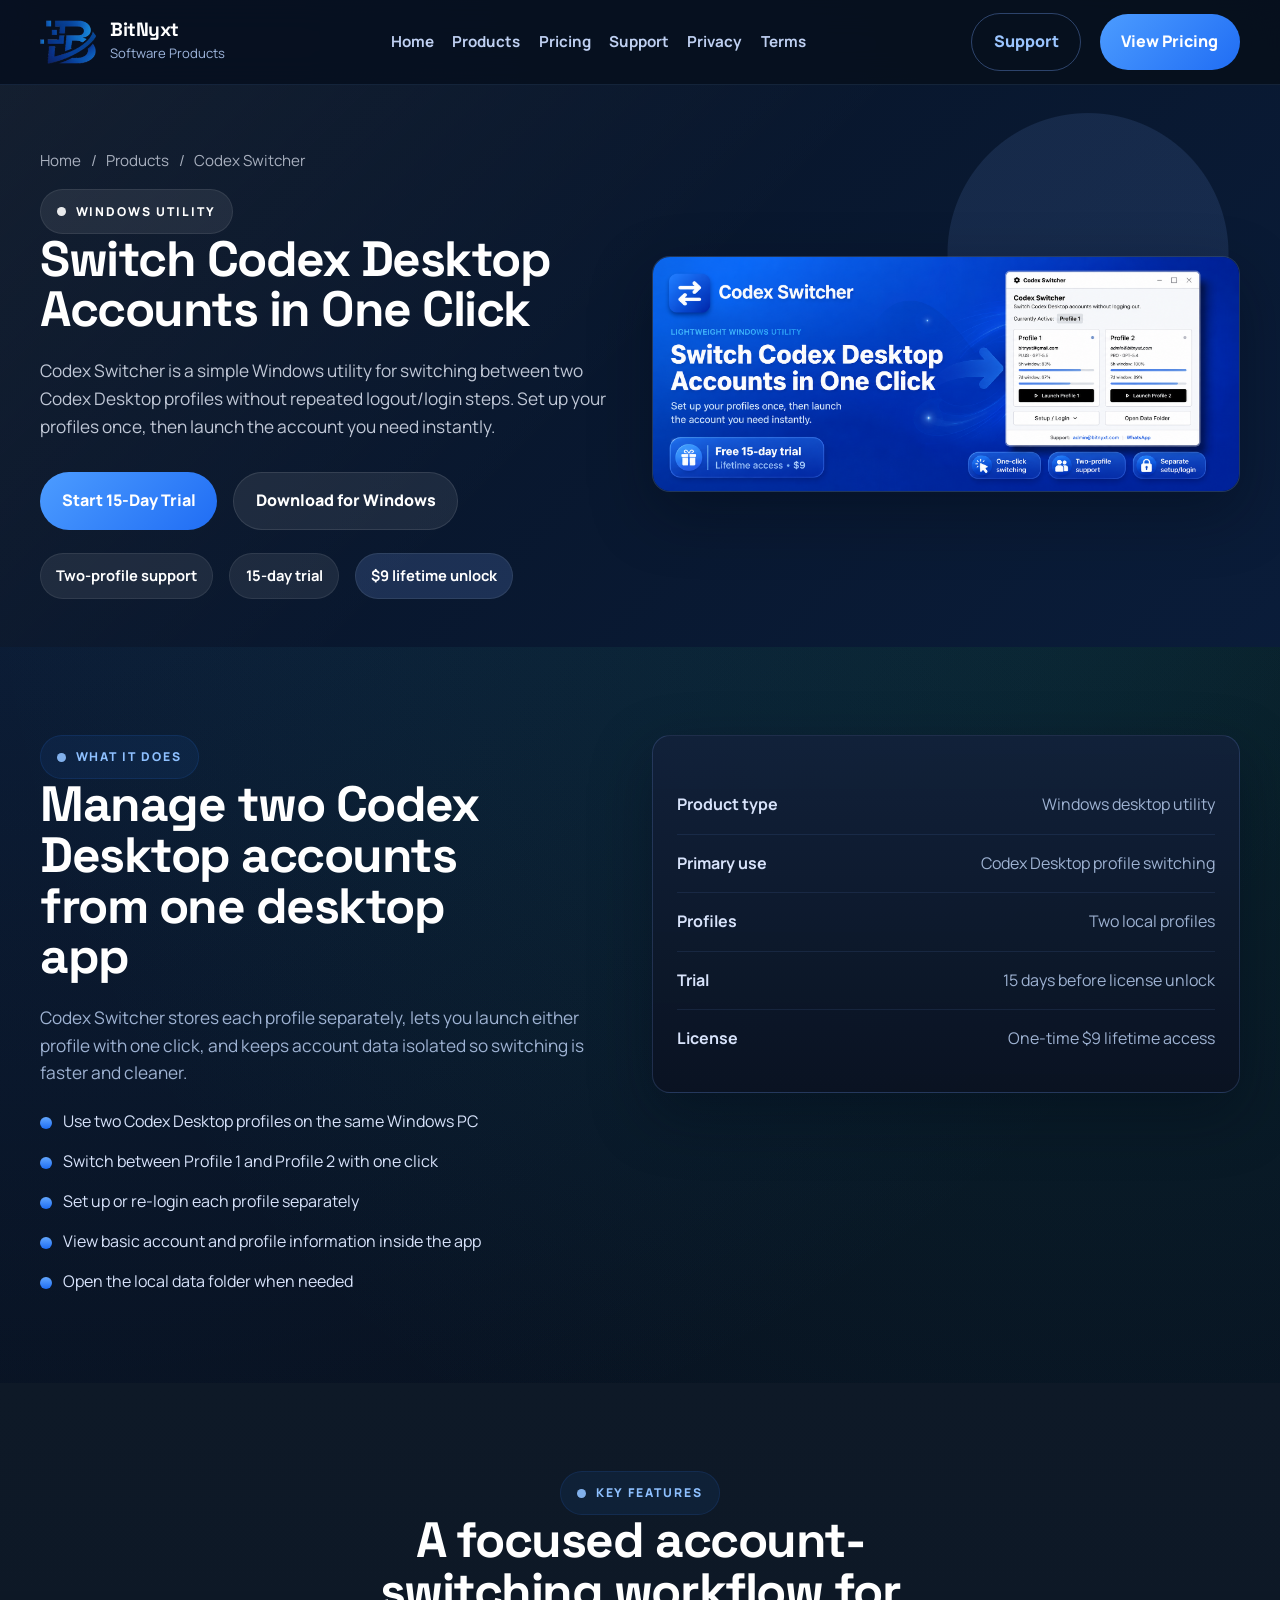
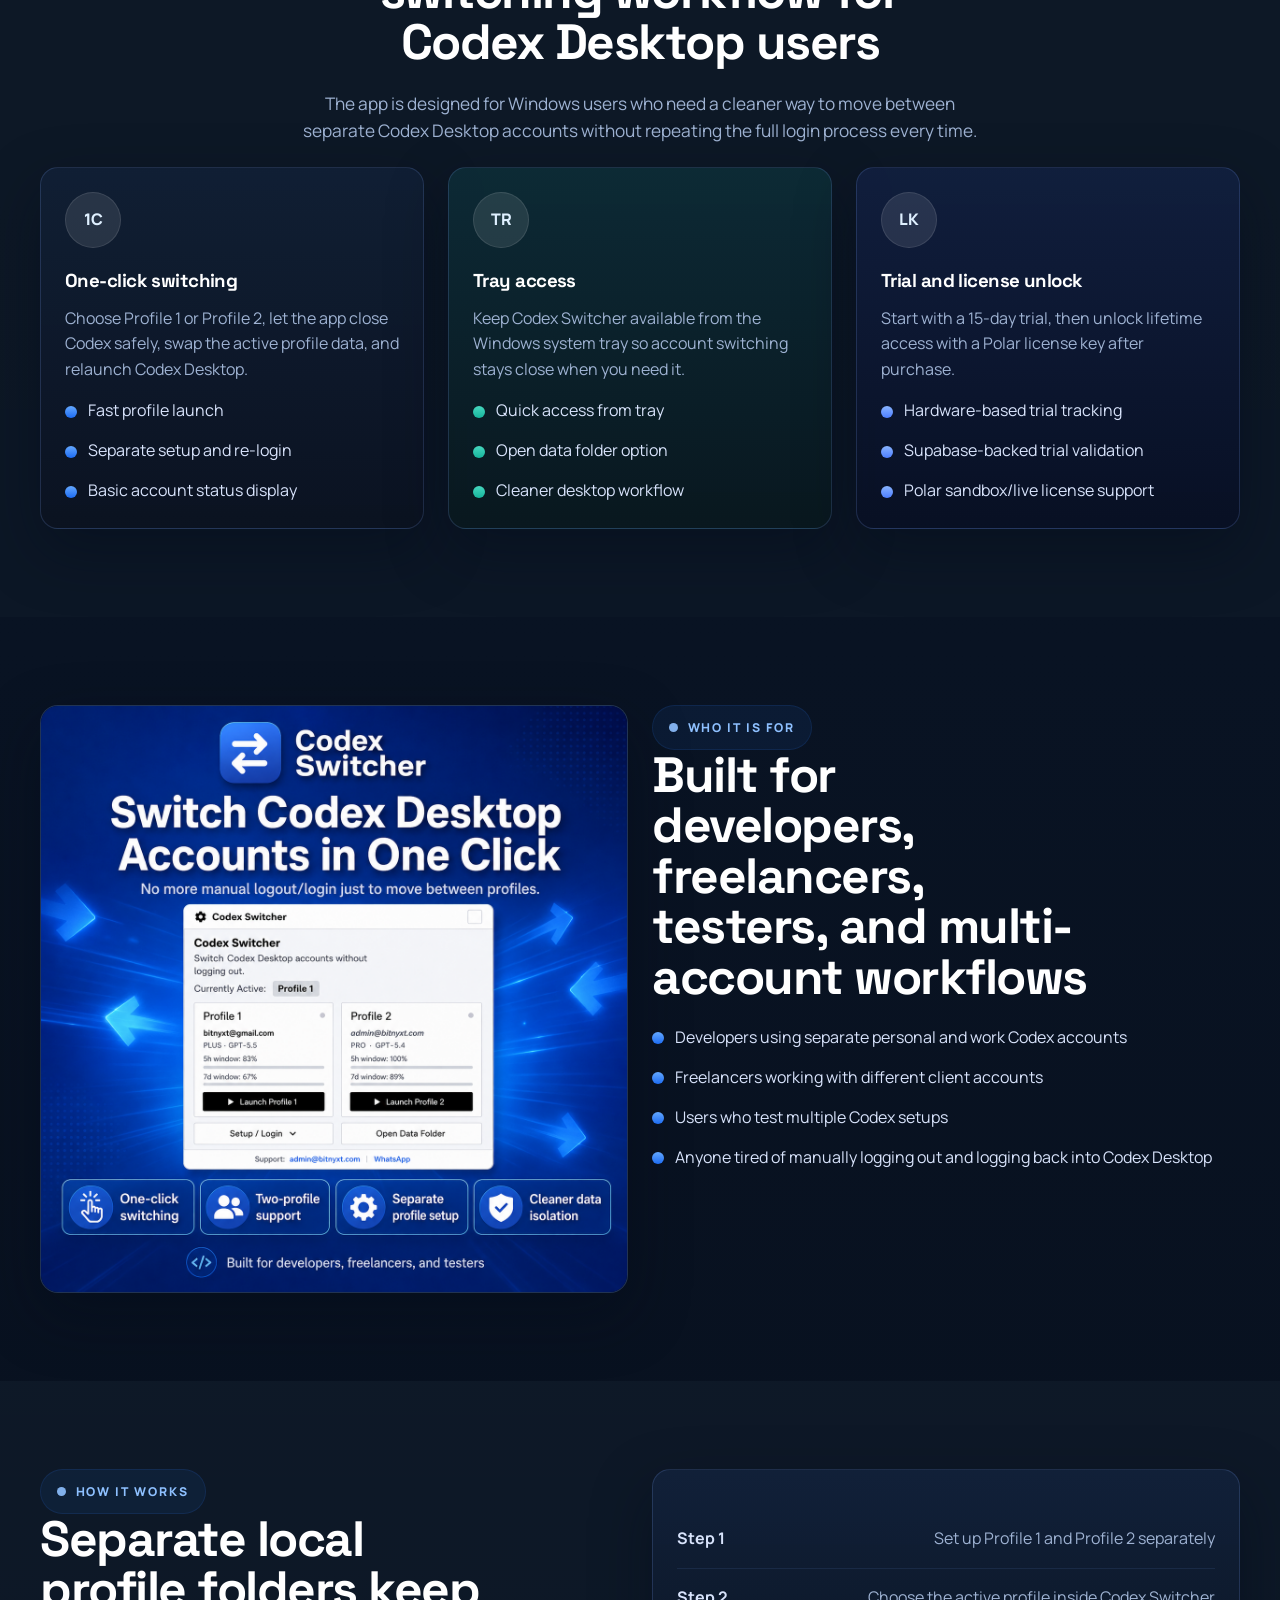
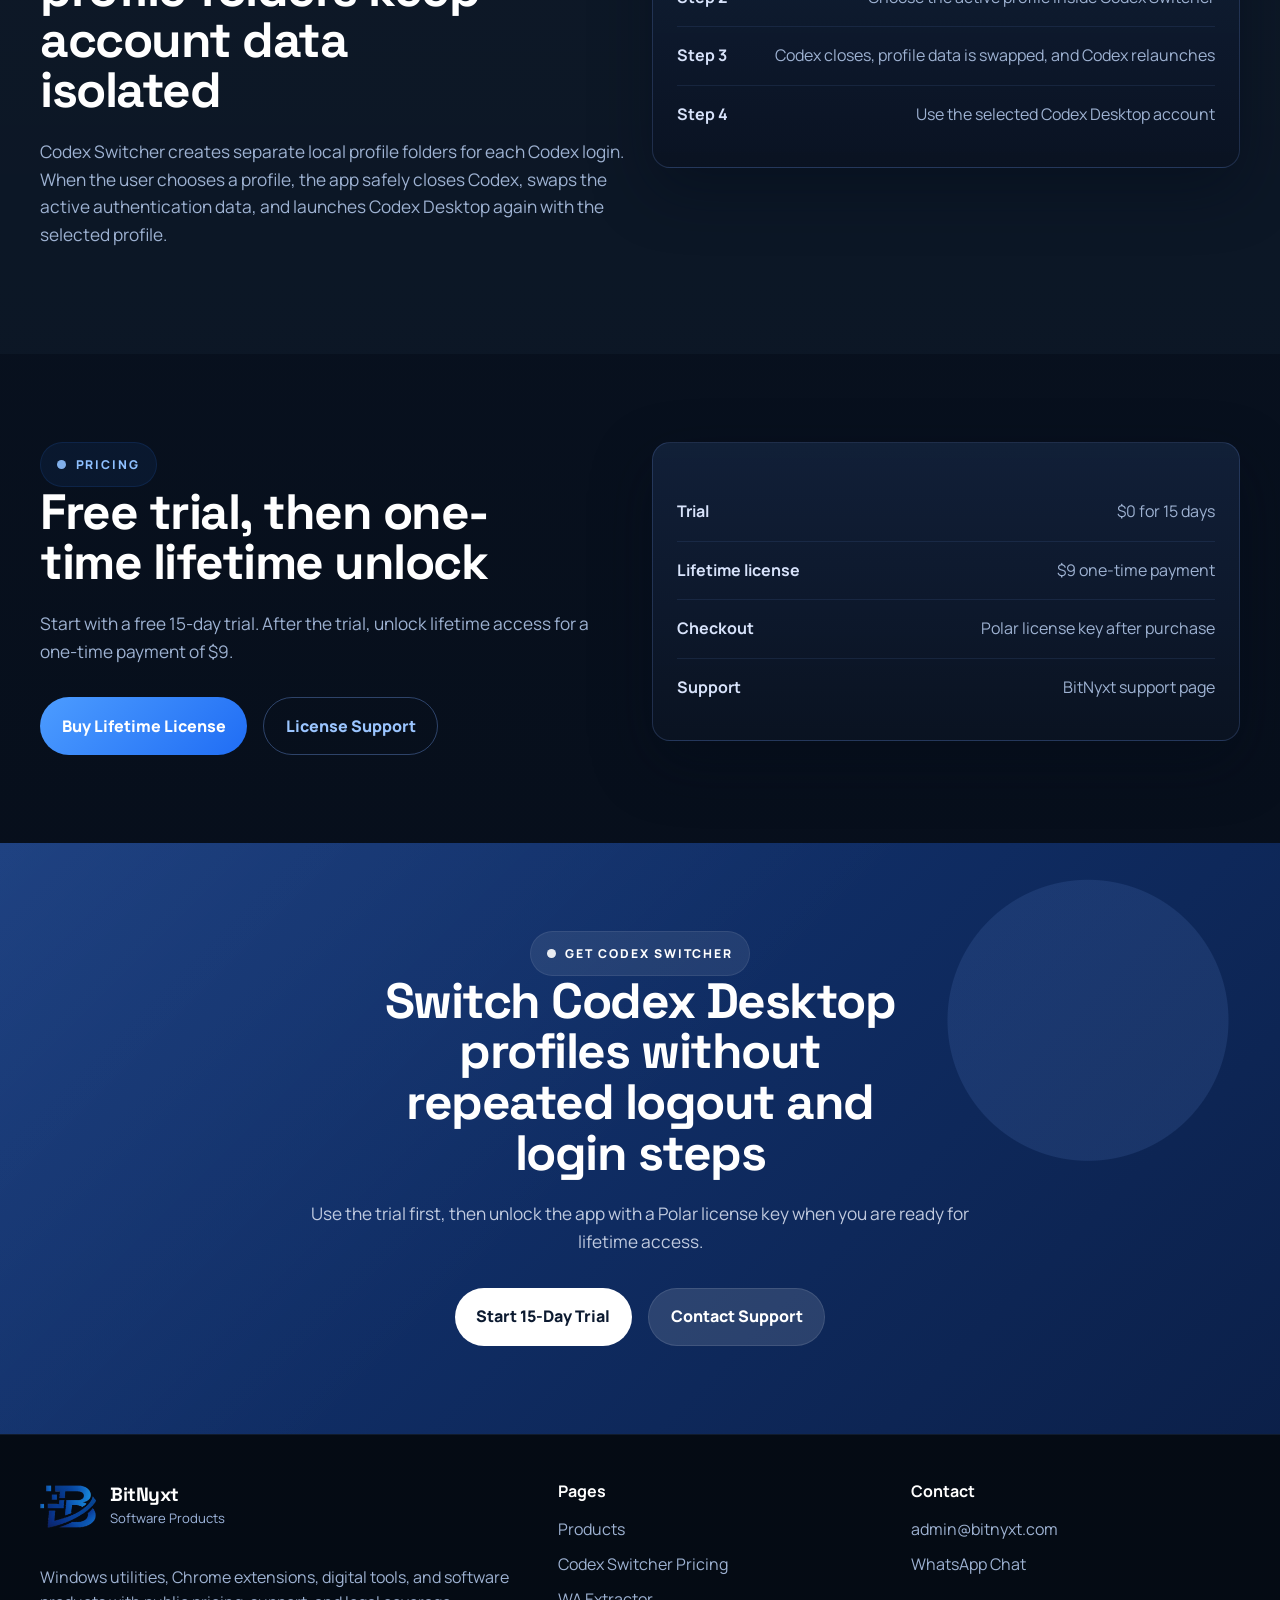
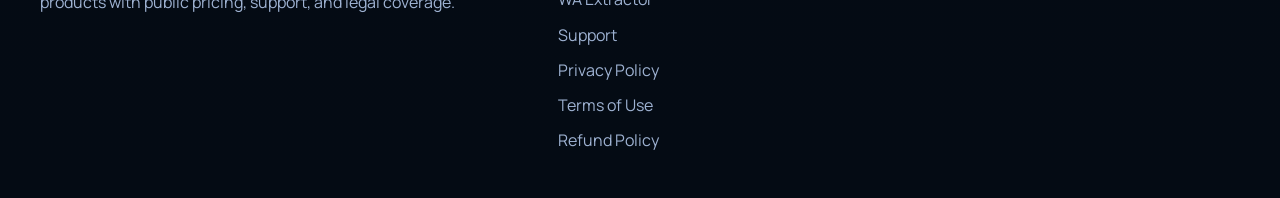
<file: codex-switcher.html>
<!doctype html>
<html lang="en">
<head>
  <meta charset="utf-8">
  <meta name="viewport" content="width=device-width, initial-scale=1">
  <title>Codex Switcher | Switch Codex Desktop Accounts in One Click</title>
  <meta name="description" content="Codex Switcher is a lightweight Windows utility for switching between two Codex Desktop profiles without repeated logout and login steps. Start with a 15-day trial.">
  <meta name="robots" content="index, follow, max-image-preview:large">
  <link rel="canonical" href="https://www.bitnyxt.com/codex-switcher">
  <meta property="og:type" content="website">
  <meta property="og:title" content="Codex Switcher | BitNyxt">
  <meta property="og:description" content="Switch between two Codex Desktop profiles on Windows with one click, isolated profile data, tray access, and a 15-day trial.">
  <meta property="og:url" content="https://www.bitnyxt.com/codex-switcher">
  <meta property="og:image" content="https://www.bitnyxt.com/codex-switcher-hero.png">
  <meta name="twitter:card" content="summary_large_image">
  <meta name="twitter:title" content="Codex Switcher | Switch Codex Desktop Accounts">
  <meta name="twitter:description" content="A simple Windows utility for two Codex Desktop profiles, one-click switching, separate setup, tray access, and lifetime unlock.">
  <meta name="twitter:image" content="https://www.bitnyxt.com/codex-switcher-hero.png">
  <link rel="stylesheet" href="styles.css">
  <script type="application/ld+json">
  {
    "@context": "https://schema.org",
    "@type": "SoftwareApplication",
    "name": "Codex Switcher",
    "applicationCategory": "DeveloperApplication",
    "operatingSystem": "Windows",
    "description": "Codex Switcher is a lightweight Windows utility that lets users switch between two Codex Desktop profiles without manually logging out and logging back in.",
    "image": "https://www.bitnyxt.com/codex-switcher-hero.png",
    "offers": {
      "@type": "Offer",
      "price": "9",
      "priceCurrency": "USD",
      "availability": "https://schema.org/InStock"
    },
    "publisher": {
      "@type": "Organization",
      "name": "BitNyxt",
      "url": "https://www.bitnyxt.com/"
    }
  }
  </script>
</head>
<body>
  <div class="page-shell">
    <div class="nav-wrap">
      <div class="container nav">
        <a class="brand" href="index.html" aria-label="BitNyxt home">
          <img class="brand-logo" src="logo.png" alt="BitNyxt logo">
          <span class="brand-text">
            <span class="brand-title">BitNyxt</span>
            <span class="brand-subtitle">Software Products</span>
          </span>
        </a>
        <nav class="nav-links" aria-label="Primary navigation">
          <a href="index.html">Home</a>
          <a href="projects.html">Products</a>
          <a href="pricing.html">Pricing</a>
          <a href="contact.html">Support</a>
          <a href="privacy-policy.html">Privacy</a>
          <a href="terms-of-use.html">Terms</a>
        </nav>
        <div class="nav-actions">
          <a class="btn btn-outline desktop-only" href="contact.html">Support</a>
          <a class="btn btn-primary" href="pricing.html#codex-switcher">View Pricing</a>
          <button class="menu-toggle" data-menu-toggle aria-label="Open menu"><span></span><span></span><span></span></button>
        </div>
      </div>
      <div class="container nav-panel" data-nav-panel>
        <a href="index.html">Home</a>
        <a href="projects.html">Products</a>
        <a href="pricing.html">Pricing</a>
        <a href="contact.html">Support</a>
        <a href="privacy-policy.html">Privacy</a>
        <a href="terms-of-use.html">Terms</a>
      </div>
    </div>

    <section class="page-hero product-hero">
      <div class="container split">
        <div class="reveal">
          <div class="breadcrumb"><a href="index.html">Home</a><span>/</span><a href="projects.html">Products</a><span>/</span><span>Codex Switcher</span></div>
          <div class="eyebrow"><span class="dot"></span> Windows utility</div>
          <h1 class="section-title wide">Switch Codex Desktop Accounts in One Click</h1>
          <p class="lead">Codex Switcher is a simple Windows utility for switching between two Codex Desktop profiles without repeated logout/login steps. Set up your profiles once, then launch the account you need instantly.</p>
          <div class="hero-actions">
            <a class="btn btn-primary" href="pricing.html#codex-switcher">Start 15-Day Trial</a>
            <a class="btn btn-secondary" href="contact.html">Download for Windows</a>
          </div>
          <div class="hero-badges">
            <span class="badge">Two-profile support</span>
            <span class="badge">15-day trial</span>
            <span class="badge accent">$9 lifetime unlock</span>
          </div>
        </div>
        <div class="product-shot reveal">
          <img src="codex-switcher-hero.png" alt="Codex Switcher Windows utility showing two Codex Desktop profiles">
        </div>
      </div>
    </section>

    <section class="section">
      <div class="container split">
        <div class="reveal">
          <div class="eyebrow eyebrow-light"><span class="dot"></span> What it does</div>
          <h2 class="section-title">Manage two Codex Desktop accounts from one desktop app</h2>
          <p class="lead lead-muted">Codex Switcher stores each profile separately, lets you launch either profile with one click, and keeps account data isolated so switching is faster and cleaner.</p>
          <ul class="detail-list spacer-top">
            <li>Use two Codex Desktop profiles on the same Windows PC</li>
            <li>Switch between Profile 1 and Profile 2 with one click</li>
            <li>Set up or re-login each profile separately</li>
            <li>View basic account and profile information inside the app</li>
            <li>Open the local data folder when needed</li>
          </ul>
        </div>
        <div class="panel reveal">
          <div class="table-like">
            <div class="row"><strong>Product type</strong><span class="muted">Windows desktop utility</span></div>
            <div class="row"><strong>Primary use</strong><span class="muted">Codex Desktop profile switching</span></div>
            <div class="row"><strong>Profiles</strong><span class="muted">Two local profiles</span></div>
            <div class="row"><strong>Trial</strong><span class="muted">15 days before license unlock</span></div>
            <div class="row"><strong>License</strong><span class="muted">One-time $9 lifetime access</span></div>
          </div>
        </div>
      </div>
    </section>

    <section class="section section-muted">
      <div class="container">
        <div class="center reveal">
          <div class="eyebrow eyebrow-light"><span class="dot"></span> Key features</div>
          <h2 class="section-title wide" style="margin-inline:auto;">A focused account-switching workflow for Codex Desktop users</h2>
          <p class="lead lead-muted" style="margin-inline:auto;">The app is designed for Windows users who need a cleaner way to move between separate Codex Desktop accounts without repeating the full login process every time.</p>
        </div>
        <div class="services-grid spacer-top">
          <article class="service-card reveal">
            <div class="icon-chip">1C</div>
            <h3 class="spacer-top">One-click switching</h3>
            <p>Choose Profile 1 or Profile 2, let the app close Codex safely, swap the active profile data, and relaunch Codex Desktop.</p>
            <ul class="detail-list">
              <li>Fast profile launch</li>
              <li>Separate setup and re-login</li>
              <li>Basic account status display</li>
            </ul>
          </article>
          <article class="service-card reveal">
            <div class="icon-chip">TR</div>
            <h3 class="spacer-top">Tray access</h3>
            <p>Keep Codex Switcher available from the Windows system tray so account switching stays close when you need it.</p>
            <ul class="detail-list">
              <li>Quick access from tray</li>
              <li>Open data folder option</li>
              <li>Cleaner desktop workflow</li>
            </ul>
          </article>
          <article class="service-card reveal">
            <div class="icon-chip">LK</div>
            <h3 class="spacer-top">Trial and license unlock</h3>
            <p>Start with a 15-day trial, then unlock lifetime access with a Polar license key after purchase.</p>
            <ul class="detail-list">
              <li>Hardware-based trial tracking</li>
              <li>Supabase-backed trial validation</li>
              <li>Polar sandbox/live license support</li>
            </ul>
          </article>
        </div>
      </div>
    </section>

    <section class="section">
      <div class="container split">
        <div class="product-shot reveal">
          <img src="codex-switcher-square.png" alt="Codex Switcher promotional screenshot with profile switching feature list">
        </div>
        <div class="reveal">
          <div class="eyebrow eyebrow-light"><span class="dot"></span> Who it is for</div>
          <h2 class="section-title">Built for developers, freelancers, testers, and multi-account workflows</h2>
          <ul class="detail-list spacer-top">
            <li>Developers using separate personal and work Codex accounts</li>
            <li>Freelancers working with different client accounts</li>
            <li>Users who test multiple Codex setups</li>
            <li>Anyone tired of manually logging out and logging back into Codex Desktop</li>
          </ul>
        </div>
      </div>
    </section>

    <section class="section section-muted">
      <div class="container split">
        <div class="reveal">
          <div class="eyebrow eyebrow-light"><span class="dot"></span> How it works</div>
          <h2 class="section-title">Separate local profile folders keep account data isolated</h2>
          <p class="lead lead-muted">Codex Switcher creates separate local profile folders for each Codex login. When the user chooses a profile, the app safely closes Codex, swaps the active authentication data, and launches Codex Desktop again with the selected profile.</p>
        </div>
        <div class="panel reveal">
          <div class="table-like">
            <div class="row"><strong>Step 1</strong><span class="muted">Set up Profile 1 and Profile 2 separately</span></div>
            <div class="row"><strong>Step 2</strong><span class="muted">Choose the active profile inside Codex Switcher</span></div>
            <div class="row"><strong>Step 3</strong><span class="muted">Codex closes, profile data is swapped, and Codex relaunches</span></div>
            <div class="row"><strong>Step 4</strong><span class="muted">Use the selected Codex Desktop account</span></div>
          </div>
        </div>
      </div>
    </section>

    <section class="section">
      <div class="container split">
        <div class="reveal">
          <div class="eyebrow eyebrow-light"><span class="dot"></span> Pricing</div>
          <h2 class="section-title">Free trial, then one-time lifetime unlock</h2>
          <p class="lead lead-muted">Start with a free 15-day trial. After the trial, unlock lifetime access for a one-time payment of $9.</p>
          <div class="hero-actions">
            <a class="btn btn-primary" href="pricing.html#codex-switcher">Buy Lifetime License</a>
            <a class="btn btn-outline" href="contact.html">License Support</a>
          </div>
        </div>
        <div class="panel reveal">
          <div class="table-like">
            <div class="row"><strong>Trial</strong><span class="muted">$0 for 15 days</span></div>
            <div class="row"><strong>Lifetime license</strong><span class="muted">$9 one-time payment</span></div>
            <div class="row"><strong>Checkout</strong><span class="muted">Polar license key after purchase</span></div>
            <div class="row"><strong>Support</strong><span class="muted"><a href="contact.html">BitNyxt support page</a></span></div>
          </div>
        </div>
      </div>
    </section>

    <section class="section section-primary cta-band">
      <div class="container center reveal">
        <div class="eyebrow"><span class="dot"></span> Get Codex Switcher</div>
        <h2 class="section-title wide" style="margin-inline:auto;">Switch Codex Desktop profiles without repeated logout and login steps</h2>
        <p class="lead" style="margin-inline:auto;">Use the trial first, then unlock the app with a Polar license key when you are ready for lifetime access.</p>
        <div class="hero-actions" style="justify-content:center;">
          <a class="btn btn-primary" href="pricing.html#codex-switcher">Start 15-Day Trial</a>
          <a class="btn btn-secondary" href="contact.html">Contact Support</a>
        </div>
      </div>
    </section>

    <footer class="footer">
      <div class="container footer-grid">
        <div>
          <a class="brand" href="index.html">
            <img class="brand-logo" src="logo.png" alt="BitNyxt logo">
            <span class="brand-text">
              <span class="brand-title">BitNyxt</span>
              <span class="brand-subtitle">Software Products</span>
            </span>
          </a>
          <p class="spacer-top">Windows utilities, Chrome extensions, digital tools, and software products with public pricing, support, and legal coverage.</p>
        </div>
        <div>
          <strong>Pages</strong>
          <ul>
            <li><a href="projects.html">Products</a></li>
            <li><a href="pricing.html#codex-switcher">Codex Switcher Pricing</a></li>
            <li><a href="bulk-wa-contact-extractor.html">WA Extractor</a></li>
            <li><a href="contact.html">Support</a></li>
            <li><a href="privacy-policy.html">Privacy Policy</a></li>
            <li><a href="terms-of-use.html">Terms of Use</a></li>
            <li><a href="refund-policy.html">Refund Policy</a></li>
          </ul>
        </div>
        <div>
          <strong>Contact</strong>
          <ul>
            <li><a href="mailto:admin@bitnyxt.com">admin@bitnyxt.com</a></li>
            <li><a href="https://wa.me/923320505257">WhatsApp Chat</a></li>
          </ul>
        </div>
      </div>
    </footer>
  </div>
  <script src="main.js"></script>
</body>
</html>
</file>
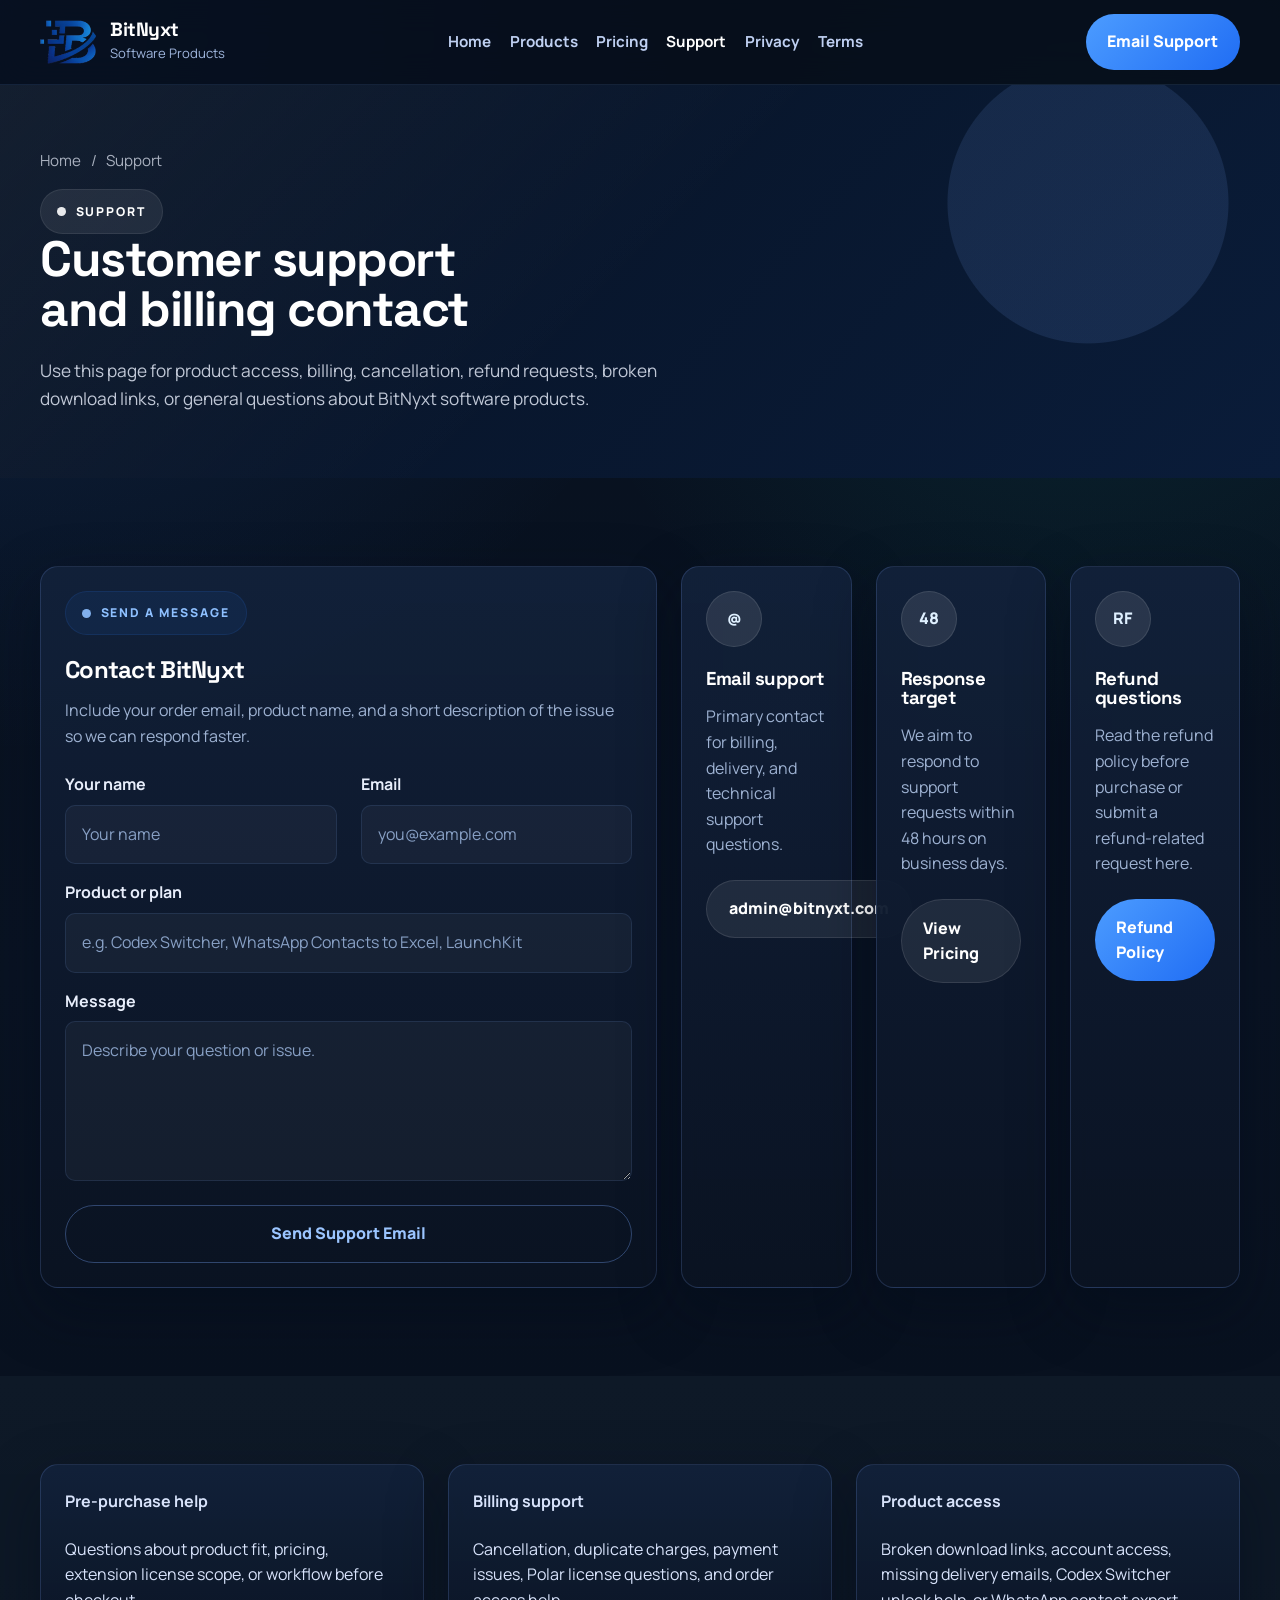
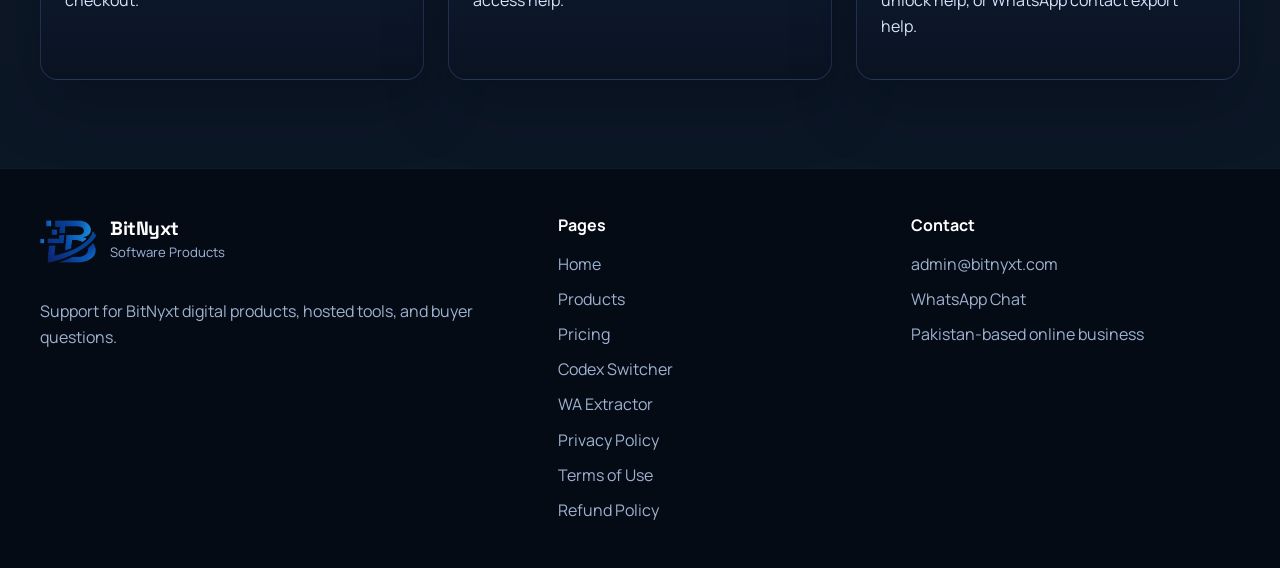
<file: contact.html>
<!doctype html>
<html lang="en">
<head>
  <meta charset="utf-8">
  <meta name="viewport" content="width=device-width, initial-scale=1">
  <title>Support | BitNyxt</title>
  <link rel="canonical" href="https://www.bitnyxt.com/contact">
  <meta name="description" content="Contact BitNyxt for product support, billing questions, account access, and refund requests for digital products and hosted software.">
  <link rel="stylesheet" href="styles.css">
</head>
<body>
  <div class="page-shell">
    <div class="nav-wrap">
      <div class="container nav">
        <a class="brand" href="index.html">
          <img class="brand-logo" src="logo.png" alt="BitNyxt logo">
          <span class="brand-text">
            <span class="brand-title">BitNyxt</span>
            <span class="brand-subtitle">Software Products</span>
          </span>
        </a>
        <nav class="nav-links" aria-label="Primary navigation">
          <a href="index.html">Home</a>
          <a href="projects.html">Products</a>
          <a href="pricing.html">Pricing</a>
          <a class="active" href="contact.html">Support</a>
          <a href="privacy-policy.html">Privacy</a>
          <a href="terms-of-use.html">Terms</a>
        </nav>
        <div class="nav-actions">
          <a class="btn btn-primary" href="mailto:admin@bitnyxt.com">Email Support</a>
          <button class="menu-toggle" data-menu-toggle aria-label="Open menu"><span></span><span></span><span></span></button>
        </div>
      </div>
      <div class="container nav-panel" data-nav-panel>
        <a href="index.html">Home</a>
        <a href="projects.html">Products</a>
        <a href="pricing.html">Pricing</a>
        <a href="contact.html">Support</a>
        <a href="privacy-policy.html">Privacy</a>
        <a href="terms-of-use.html">Terms</a>
      </div>
    </div>

    <section class="page-hero">
      <div class="container reveal">
        <div class="breadcrumb"><a href="index.html">Home</a><span>/</span><span>Support</span></div>
        <div class="eyebrow"><span class="dot"></span> Support</div>
        <h1 class="section-title">Customer support and billing contact</h1>
        <p class="lead">Use this page for product access, billing, cancellation, refund requests, broken download links, or general questions about BitNyxt software products.</p>
      </div>
    </section>

    <section class="section">
      <div class="container contact-layout">
        <div class="form-card reveal">
          <div class="eyebrow eyebrow-light"><span class="dot"></span> Send a message</div>
          <h2 class="spacer-top">Contact BitNyxt</h2>
          <p>Include your order email, product name, and a short description of the issue so we can respond faster.</p>
          <form class="form-grid spacer-top" action="mailto:admin@bitnyxt.com" method="post" enctype="text/plain">
            <div class="form-row">
              <div>
                <label for="name">Your name</label>
                <input id="name" name="Name" type="text" placeholder="Your name">
              </div>
              <div>
                <label for="email">Email</label>
                <input id="email" name="Email" type="email" placeholder="you@example.com">
              </div>
            </div>
              <div>
                <label for="product">Product or plan</label>
                <input id="product" name="Product" type="text" placeholder="e.g. Codex Switcher, WhatsApp Contacts to Excel, LaunchKit">
              </div>
            <div>
              <label for="message">Message</label>
              <textarea id="message" name="Message" placeholder="Describe your question or issue."></textarea>
            </div>
            <button class="btn btn-outline btn-block" type="submit">Send Support Email</button>
          </form>
        </div>

        <div class="info-grid">
          <article class="contact-card reveal">
            <div class="icon-chip">@</div>
            <h3 class="spacer-top">Email support</h3>
            <p>Primary contact for billing, delivery, and technical support questions.</p>
            <div class="spacer-top"><a class="btn btn-secondary" href="mailto:admin@bitnyxt.com">admin@bitnyxt.com</a></div>
          </article>
          <article class="contact-card reveal">
            <div class="icon-chip">48</div>
            <h3 class="spacer-top">Response target</h3>
            <p>We aim to respond to support requests within 48 hours on business days.</p>
            <div class="spacer-top"><a class="btn btn-secondary" href="pricing.html">View Pricing</a></div>
          </article>
          <article class="contact-card reveal">
            <div class="icon-chip">RF</div>
            <h3 class="spacer-top">Refund questions</h3>
            <p>Read the refund policy before purchase or submit a refund-related request here.</p>
            <div class="spacer-top"><a class="btn btn-primary" href="refund-policy.html">Refund Policy</a></div>
          </article>
        </div>
      </div>
    </section>

    <section class="section section-muted">
      <div class="container info-grid">
        <article class="info-card reveal"><strong>Pre-purchase help</strong><p class="spacer-top">Questions about product fit, pricing, extension license scope, or workflow before checkout.</p></article>
        <article class="info-card reveal"><strong>Billing support</strong><p class="spacer-top">Cancellation, duplicate charges, payment issues, Polar license questions, and order access help.</p></article>
        <article class="info-card reveal"><strong>Product access</strong><p class="spacer-top">Broken download links, account access, missing delivery emails, Codex Switcher unlock help, or WhatsApp contact export help.</p></article>
      </div>
    </section>

    <footer class="footer">
      <div class="container footer-grid">
        <div>
          <a class="brand" href="index.html">
            <img class="brand-logo" src="logo.png" alt="BitNyxt logo">
            <span class="brand-text">
              <span class="brand-title">BitNyxt</span>
              <span class="brand-subtitle">Software Products</span>
            </span>
          </a>
          <p class="spacer-top">Support for BitNyxt digital products, hosted tools, and buyer questions.</p>
        </div>
        <div>
          <strong>Pages</strong>
          <ul>
            <li><a href="index.html">Home</a></li>
            <li><a href="projects.html">Products</a></li>
            <li><a href="pricing.html">Pricing</a></li>
            <li><a href="codex-switcher.html">Codex Switcher</a></li>
            <li><a href="bulk-wa-contact-extractor.html">WA Extractor</a></li>
            <li><a href="privacy-policy.html">Privacy Policy</a></li>
            <li><a href="terms-of-use.html">Terms of Use</a></li>
            <li><a href="refund-policy.html">Refund Policy</a></li>
          </ul>
        </div>
        <div>
          <strong>Contact</strong>
          <ul>
            <li><a href="mailto:admin@bitnyxt.com">admin@bitnyxt.com</a></li>
            <li><a href="https://wa.me/923320505257">WhatsApp Chat</a></li>
            <li>Pakistan-based online business</li>
          </ul>
        </div>
      </div>
    </footer>
  </div>
  <script src="main.js"></script>
</body>
</html>
</file>
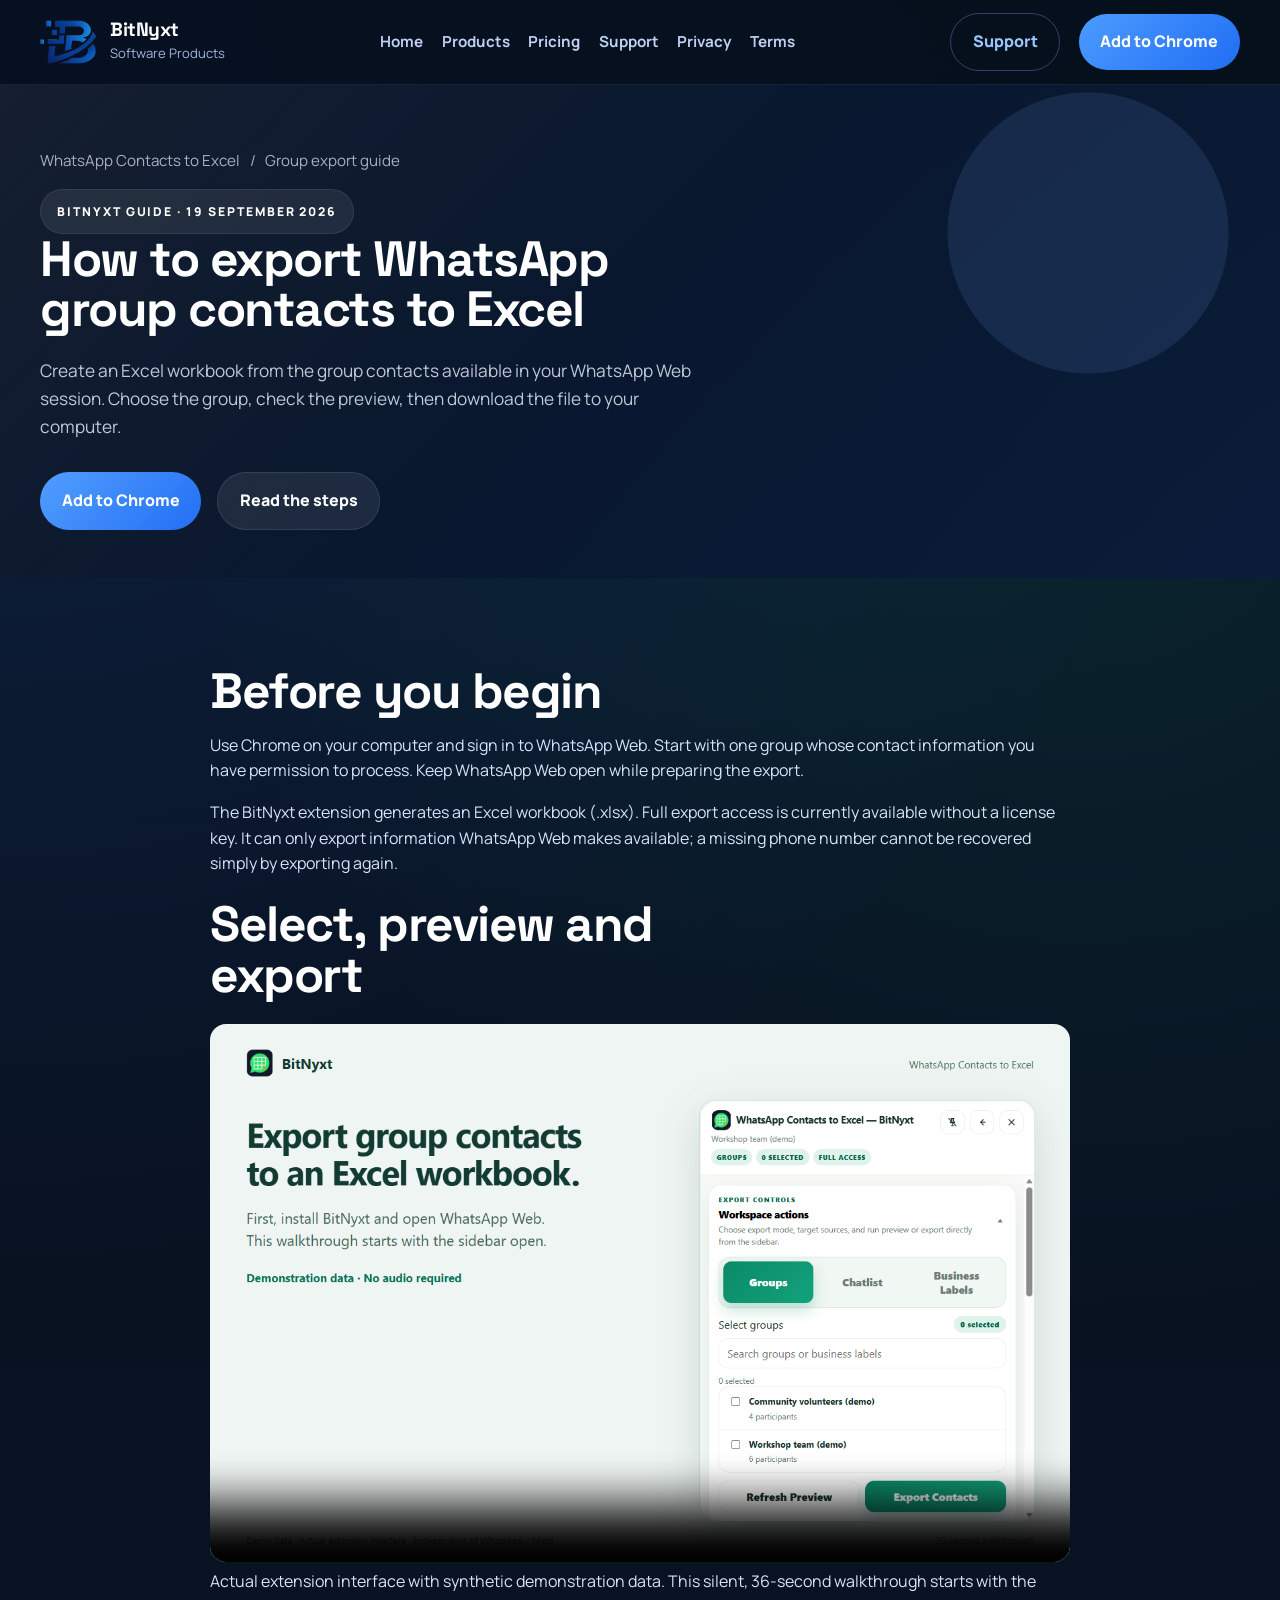
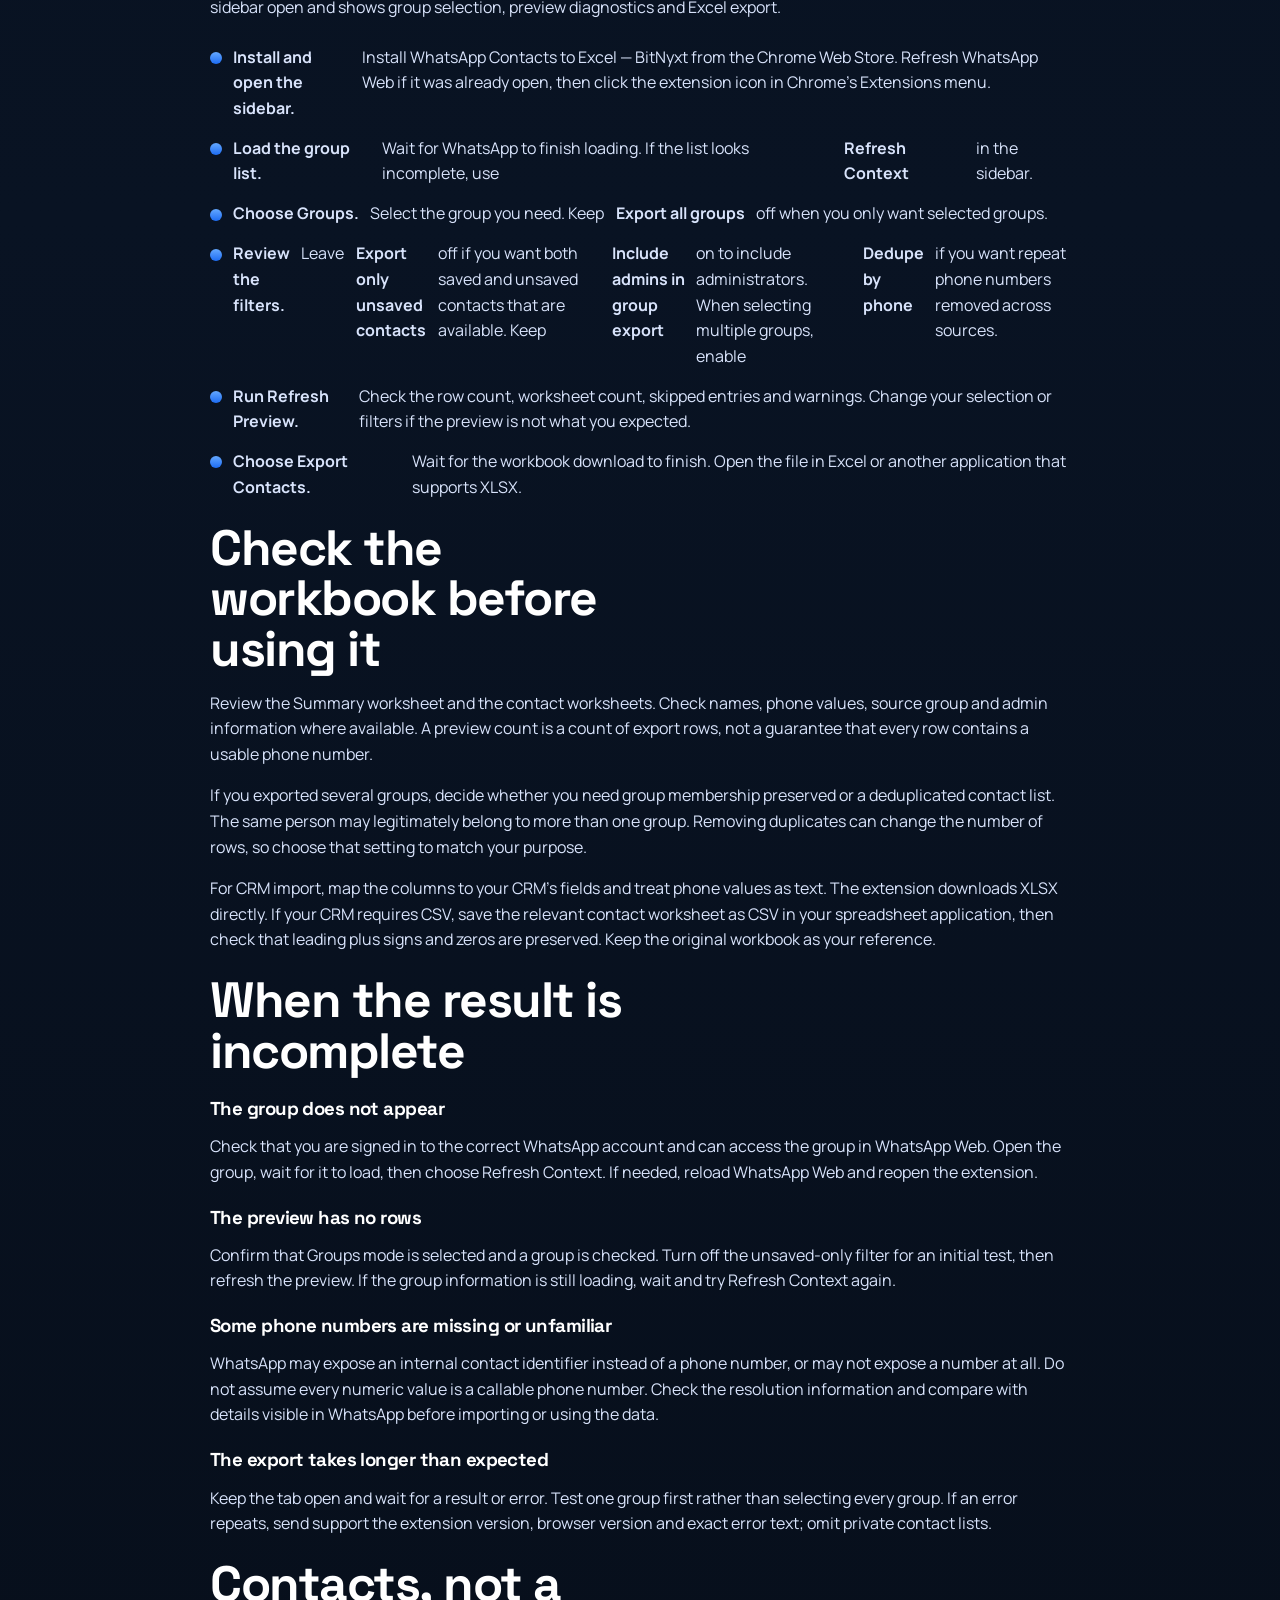
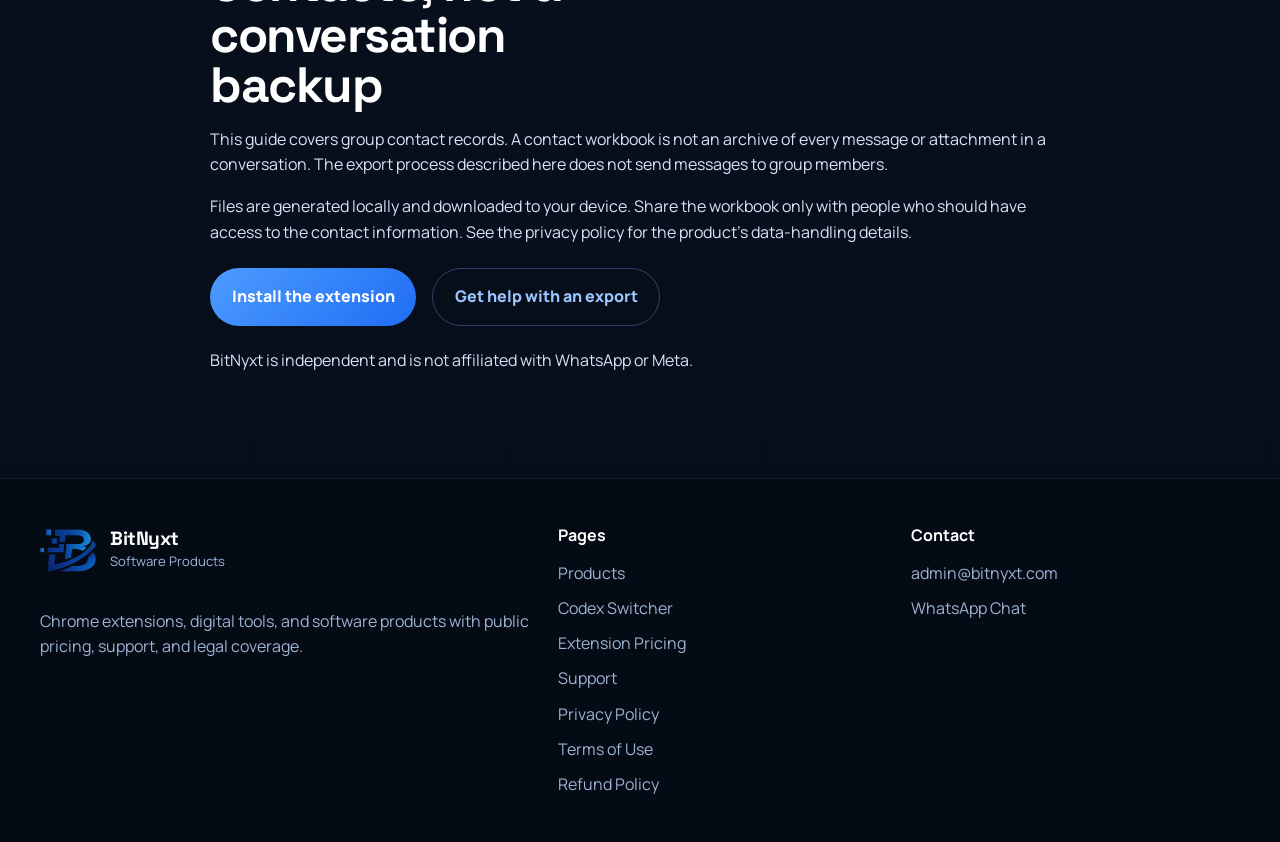
<file: export-whatsapp-group-contacts-to-excel.html>
<!doctype html>
<html lang="en">
<head>
  <meta charset="utf-8">
  <meta name="viewport" content="width=device-width, initial-scale=1">
  <title>How to export WhatsApp group contacts to Excel | BitNyxt</title>
  <meta name="description" content="Select a WhatsApp group, preview available contacts and export an XLSX workbook. A practical BitNyxt guide with duplicate and missing-number troubleshooting.">
  <meta name="robots" content="index, follow, max-image-preview:large">
  <link rel="canonical" href="https://www.bitnyxt.com/export-whatsapp-group-contacts-to-excel">
  <meta property="og:type" content="article">
  <meta property="og:title" content="How to export WhatsApp group contacts to Excel | BitNyxt">
  <meta property="og:description" content="Select a WhatsApp group, preview available contacts and export an XLSX workbook. A practical BitNyxt guide with duplicate and missing-number troubleshooting.">
  <meta property="og:url" content="https://www.bitnyxt.com/export-whatsapp-group-contacts-to-excel">
  <meta property="og:image" content="https://www.bitnyxt.com/logo.png">
  <meta name="twitter:card" content="summary_large_image">
  <meta name="twitter:title" content="How to export WhatsApp group contacts to Excel | BitNyxt">
  <meta name="twitter:description" content="Select a WhatsApp group, preview available contacts and export an XLSX workbook. A practical BitNyxt guide with duplicate and missing-number troubleshooting.">
  <meta name="twitter:image" content="https://www.bitnyxt.com/logo.png">
  <link rel="stylesheet" href="styles.css">
</head>
<body>
  <div class="page-shell">
    <div class="nav-wrap">
      <div class="container nav">
        <a class="brand" href="index.html" aria-label="BitNyxt home">
          <img class="brand-logo" src="logo.png" alt="BitNyxt logo">
          <span class="brand-text">
            <span class="brand-title">BitNyxt</span>
            <span class="brand-subtitle">Software Products</span>
          </span>
        </a>
        <nav class="nav-links" aria-label="Primary navigation">
          <a href="index.html">Home</a>
          <a href="projects.html">Products</a>
          <a href="pricing.html">Pricing</a>
          <a href="contact.html">Support</a>
          <a href="privacy-policy.html">Privacy</a>
          <a href="terms-of-use.html">Terms</a>
        </nav>
        <div class="nav-actions">
          <a class="btn btn-outline desktop-only" href="contact.html">Support</a>
          <a class="btn btn-primary" href="https://chromewebstore.google.com/detail/bulk-wa-contact-extractor/fagaolefppcboofkhfgpmfjfeideilhp?utm_source=bitnyxt&amp;utm_medium=website&amp;utm_campaign=wa_export&amp;utm_content=group_guide_navigation">Add to Chrome</a>
          <button class="menu-toggle" data-menu-toggle aria-label="Open menu"><span></span><span></span><span></span></button>
        </div>
      </div>
      <div class="container nav-panel" data-nav-panel>
        <a href="index.html">Home</a>
        <a href="projects.html">Products</a>
        <a href="pricing.html">Pricing</a>
        <a href="contact.html">Support</a>
        <a href="privacy-policy.html">Privacy</a>
        <a href="terms-of-use.html">Terms</a>
      </div>
    </div>

<main>
<section class="page-hero"><div class="container">
<div class="breadcrumb"><a href="bulk-wa-contact-extractor.html">WhatsApp Contacts to Excel</a><span>/</span><span>Group export guide</span></div>
<div class="eyebrow">BitNyxt guide · 19 September 2026</div>
<h1 class="section-title wide">How to export WhatsApp group contacts to Excel</h1>
<p class="lead">Create an Excel workbook from the group contacts available in your WhatsApp Web session. Choose the group, check the preview, then download the file to your computer.</p>
<div class="hero-actions"><a class="btn btn-primary" href="https://chromewebstore.google.com/detail/fagaolefppcboofkhfgpmfjfeideilhp?utm_source=bitnyxt&amp;utm_medium=website&amp;utm_campaign=wa_export&amp;utm_content=group_guide_hero">Add to Chrome</a><a class="btn btn-secondary" href="#steps">Read the steps</a></div>
</div></section>
<article class="section"><div class="container" style="max-width:860px;">
<h2 class="section-title">Before you begin</h2>
<p>Use Chrome on your computer and sign in to <a href="https://web.whatsapp.com/" rel="noopener" target="_blank">WhatsApp Web</a>. Start with one group whose contact information you have permission to process. Keep WhatsApp Web open while preparing the export.</p>
<p>The BitNyxt extension generates an Excel workbook (.xlsx). Full export access is currently available without a license key. It can only export information WhatsApp Web makes available; a missing phone number cannot be recovered simply by exporting again.</p>
<h2 class="section-title spacer-top" id="steps">Select, preview and export</h2>
<figure style="margin:24px 0;">
<video controls playsinline preload="none" width="1280" height="800" poster="assets/wa-export/tutorial-poster.png" style="width:100%;height:auto;border-radius:16px;" aria-label="36-second group contact export walkthrough" aria-describedby="demo-caption">
<source src="assets/wa-export/whatsapp-contacts-to-excel-demo.mp4" type="video/mp4">
<track kind="captions" src="assets/wa-export/tutorial-en.vtt" srclang="en" label="English">
<a href="assets/wa-export/whatsapp-contacts-to-excel-demo.mp4">Watch the export walkthrough</a>.
</video>
<figcaption id="demo-caption">Actual extension interface with synthetic demonstration data. This silent, 36-second walkthrough starts with the sidebar open and shows group selection, preview diagnostics and Excel export.</figcaption>
</figure>
<ol class="detail-list">
<li><strong>Install and open the sidebar.</strong> Install WhatsApp Contacts to Excel — BitNyxt from the Chrome Web Store. Refresh WhatsApp Web if it was already open, then click the extension icon in Chrome's Extensions menu.</li>
<li><strong>Load the group list.</strong> Wait for WhatsApp to finish loading. If the list looks incomplete, use <strong>Refresh Context</strong> in the sidebar.</li>
<li><strong>Choose Groups.</strong> Select the group you need. Keep <strong>Export all groups</strong> off when you only want selected groups.</li>
<li><strong>Review the filters.</strong> Leave <strong>Export only unsaved contacts</strong> off if you want both saved and unsaved contacts that are available. Keep <strong>Include admins in group export</strong> on to include administrators. When selecting multiple groups, enable <strong>Dedupe by phone</strong> if you want repeat phone numbers removed across sources.</li>
<li><strong>Run Refresh Preview.</strong> Check the row count, worksheet count, skipped entries and warnings. Change your selection or filters if the preview is not what you expected.</li>
<li><strong>Choose Export Contacts.</strong> Wait for the workbook download to finish. Open the file in Excel or another application that supports XLSX.</li>
</ol>
<h2 class="section-title spacer-top">Check the workbook before using it</h2>
<p>Review the Summary worksheet and the contact worksheets. Check names, phone values, source group and admin information where available. A preview count is a count of export rows, not a guarantee that every row contains a usable phone number.</p>
<p>If you exported several groups, decide whether you need group membership preserved or a deduplicated contact list. The same person may legitimately belong to more than one group. Removing duplicates can change the number of rows, so choose that setting to match your purpose.</p>
<p>For CRM import, map the columns to your CRM's fields and treat phone values as text. The extension downloads XLSX directly. If your CRM requires CSV, save the relevant contact worksheet as CSV in your spreadsheet application, then check that leading plus signs and zeros are preserved. Keep the original workbook as your reference.</p>
<h2 class="section-title spacer-top">When the result is incomplete</h2>
<h3 class="spacer-top">The group does not appear</h3>
<p>Check that you are signed in to the correct WhatsApp account and can access the group in WhatsApp Web. Open the group, wait for it to load, then choose Refresh Context. If needed, reload WhatsApp Web and reopen the extension.</p>
<h3 class="spacer-top">The preview has no rows</h3>
<p>Confirm that Groups mode is selected and a group is checked. Turn off the unsaved-only filter for an initial test, then refresh the preview. If the group information is still loading, wait and try Refresh Context again.</p>
<h3 class="spacer-top">Some phone numbers are missing or unfamiliar</h3>
<p>WhatsApp may expose an internal contact identifier instead of a phone number, or may not expose a number at all. Do not assume every numeric value is a callable phone number. Check the resolution information and compare with details visible in WhatsApp before importing or using the data.</p>
<h3 class="spacer-top">The export takes longer than expected</h3>
<p>Keep the tab open and wait for a result or error. Test one group first rather than selecting every group. If an error repeats, send support the extension version, browser version and exact error text; omit private contact lists.</p>
<h2 class="section-title spacer-top">Contacts, not a conversation backup</h2>
<p>This guide covers group contact records. A contact workbook is not an archive of every message or attachment in a conversation. The export process described here does not send messages to group members.</p>
<p>Files are generated locally and downloaded to your device. Share the workbook only with people who should have access to the contact information. See the <a href="privacy-policy.html">privacy policy</a> for the product's data-handling details.</p>
<div class="hero-actions spacer-top"><a class="btn btn-primary" href="https://chromewebstore.google.com/detail/fagaolefppcboofkhfgpmfjfeideilhp?utm_source=bitnyxt&amp;utm_medium=website&amp;utm_campaign=wa_export&amp;utm_content=group_guide_footer">Install the extension</a><a class="btn btn-outline" href="contact.html">Get help with an export</a></div>
<p class="spacer-top">BitNyxt is independent and is not affiliated with WhatsApp or Meta.</p>
</div></article></main>
    <footer class="footer">
      <div class="container footer-grid">
        <div>
          <a class="brand" href="index.html">
            <img class="brand-logo" src="logo.png" alt="BitNyxt logo">
            <span class="brand-text">
              <span class="brand-title">BitNyxt</span>
              <span class="brand-subtitle">Software Products</span>
            </span>
          </a>
          <p class="spacer-top">Chrome extensions, digital tools, and software products with public pricing, support, and legal coverage.</p>
        </div>
        <div>
          <strong>Pages</strong>
          <ul>
            <li><a href="projects.html">Products</a></li>
            <li><a href="codex-switcher.html">Codex Switcher</a></li>
            <li><a href="pricing.html#wa-extractor">Extension Pricing</a></li>
            <li><a href="contact.html">Support</a></li>
            <li><a href="privacy-policy.html">Privacy Policy</a></li>
            <li><a href="terms-of-use.html">Terms of Use</a></li>
            <li><a href="refund-policy.html">Refund Policy</a></li>
          </ul>
        </div>
        <div>
          <strong>Contact</strong>
          <ul>
            <li><a href="mailto:admin@bitnyxt.com">admin@bitnyxt.com</a></li>
            <li><a href="https://wa.me/923320505257">WhatsApp Chat</a></li>
          </ul>
        </div>
      </div>
    </footer>
  </div>
  <script src="main.js"></script>
</body>
</html>
</file>
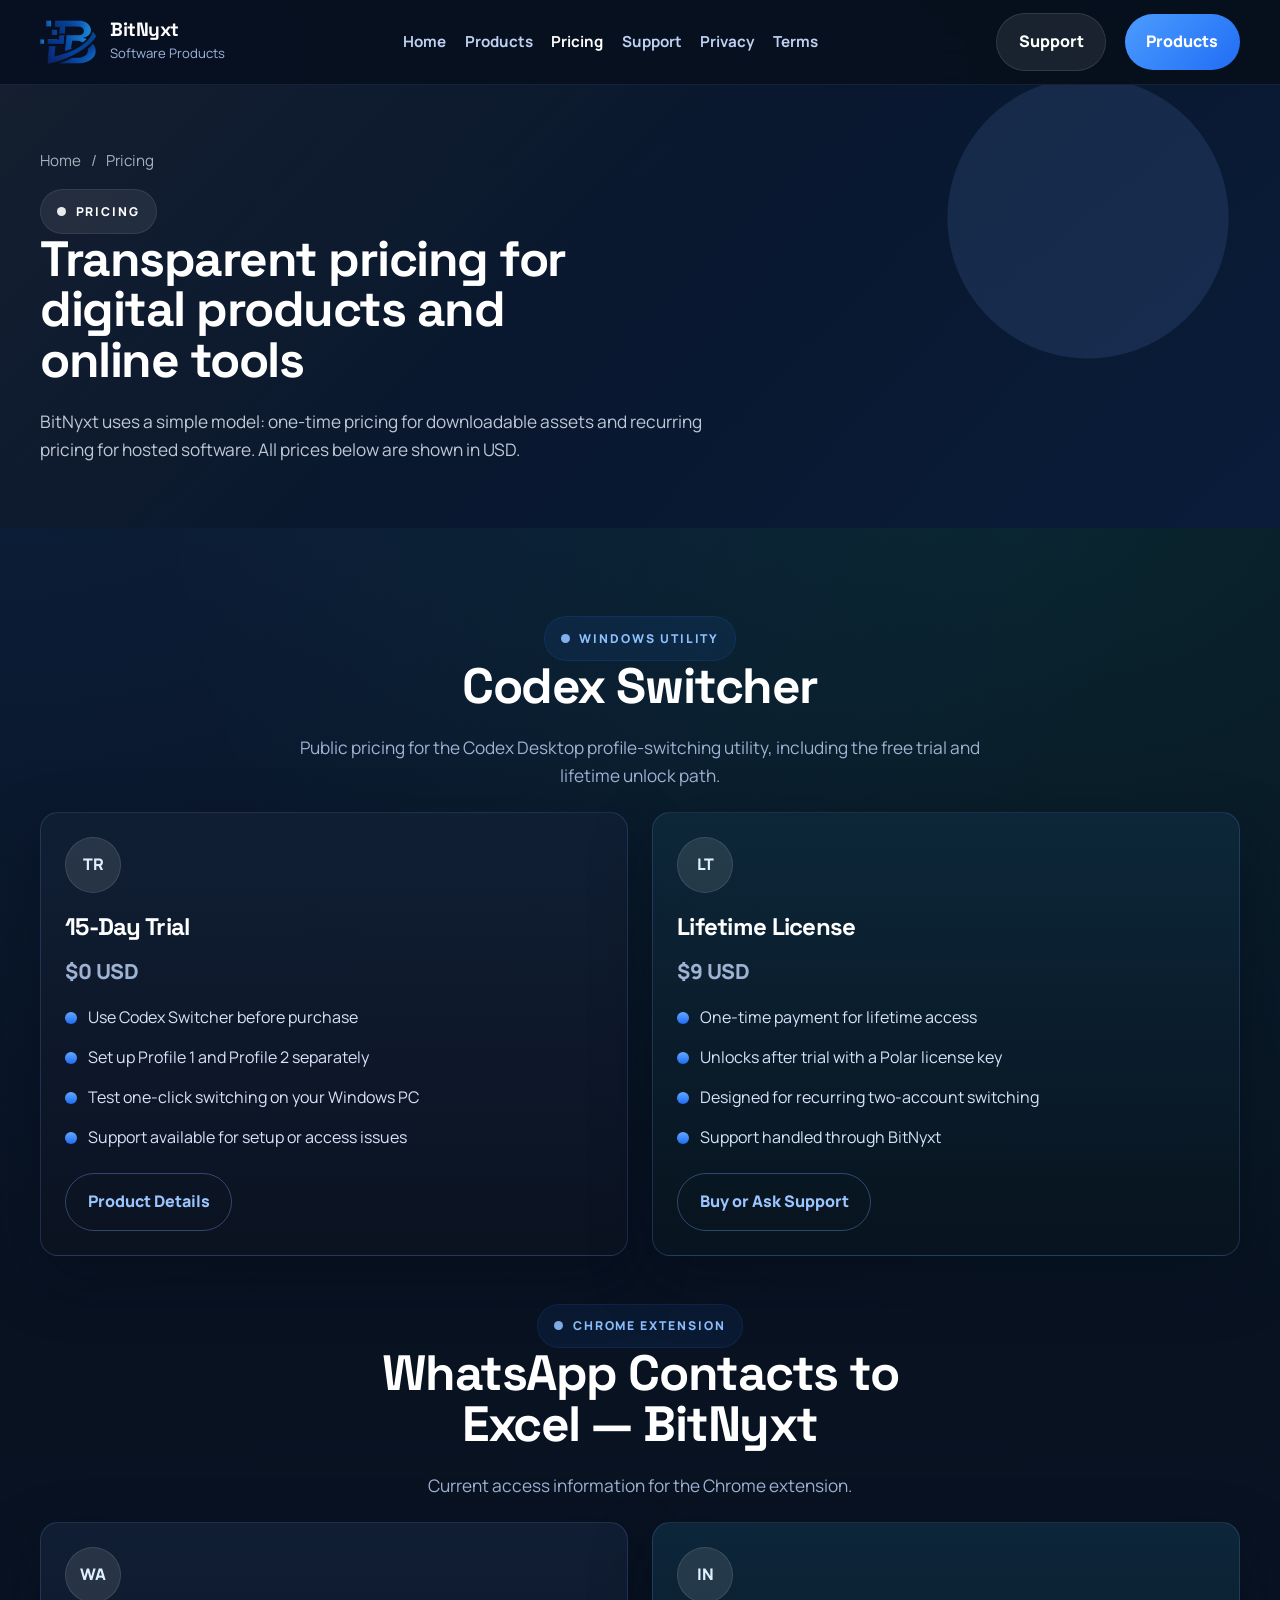
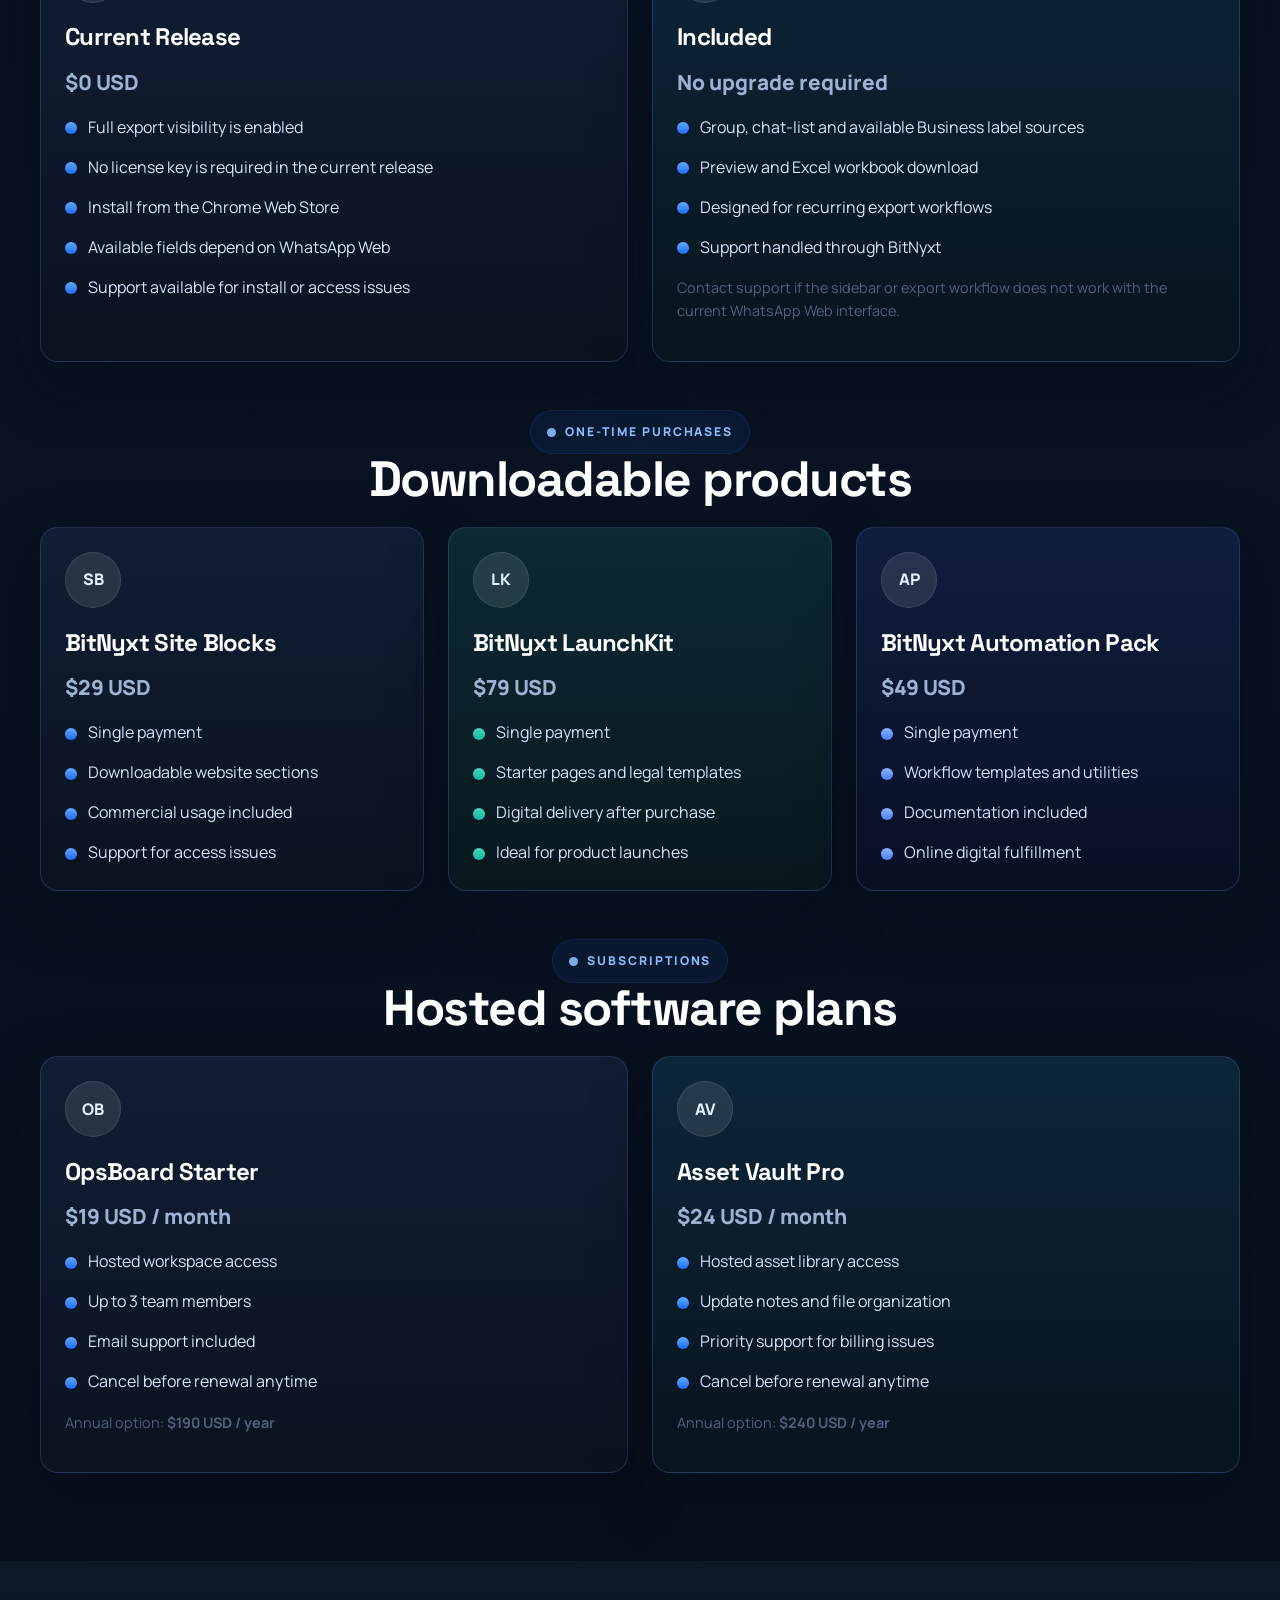
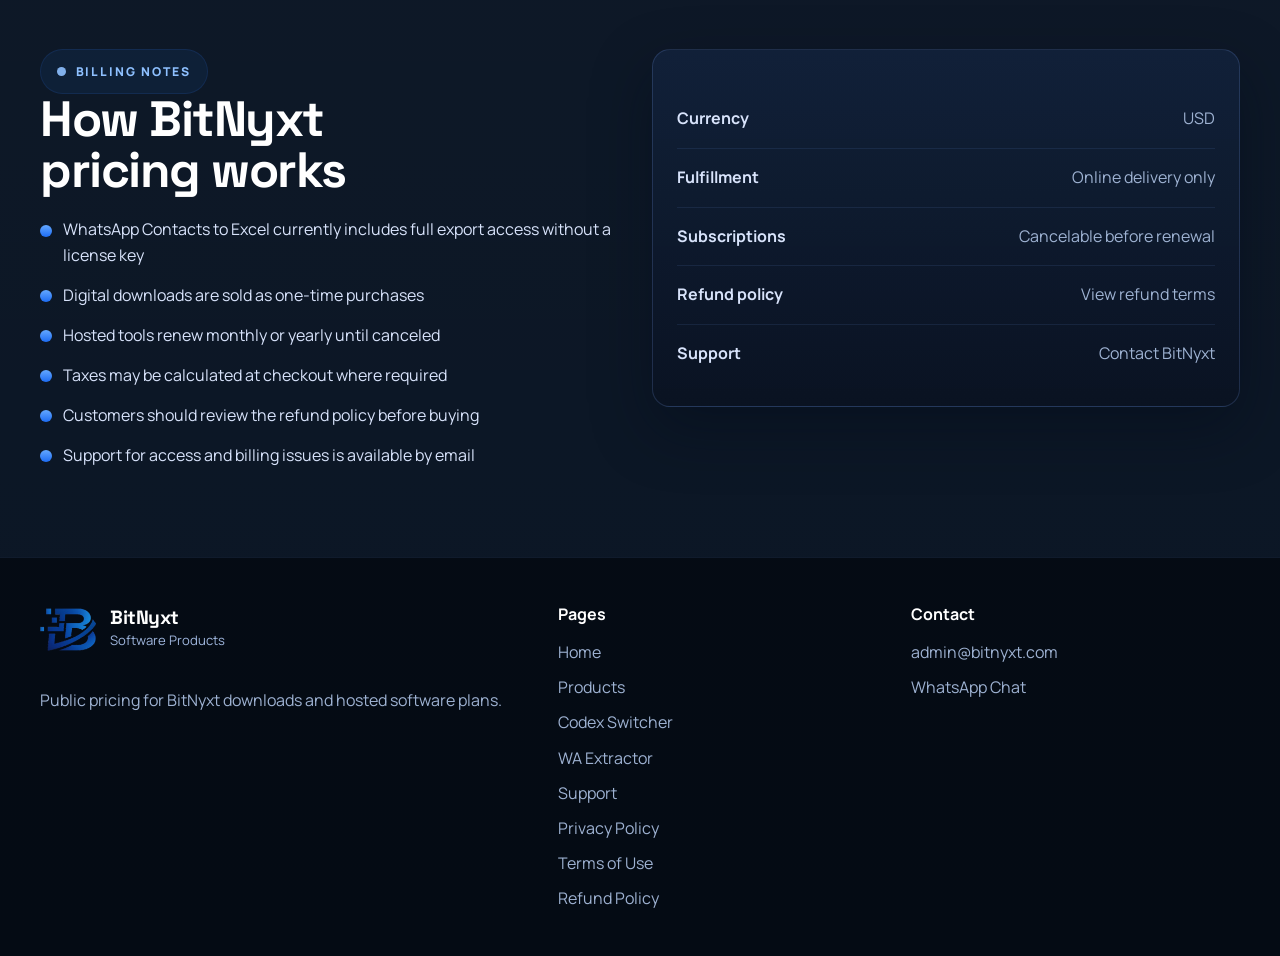
<file: pricing.html>
<!doctype html>
<html lang="en">
<head>
  <meta charset="utf-8">
  <meta name="viewport" content="width=device-width, initial-scale=1">
  <title>Pricing | BitNyxt Digital Products</title>
  <meta name="description" content="Transparent pricing for BitNyxt software products including Codex Switcher, Chrome extension licenses, downloadable assets, and hosted software subscriptions.">
  <meta name="robots" content="index, follow, max-image-preview:large">
  <link rel="canonical" href="https://www.bitnyxt.com/pricing">
  <meta property="og:type" content="website">
  <meta property="og:title" content="Pricing | BitNyxt Digital Products">
  <meta property="og:description" content="Public pricing for Codex Switcher, BitNyxt downloads, Chrome extension licenses, and software subscriptions.">
  <meta property="og:url" content="https://www.bitnyxt.com/pricing">
  <meta property="og:image" content="https://www.bitnyxt.com/logo.png">
  <meta name="twitter:card" content="summary_large_image">
  <meta name="twitter:title" content="Pricing | BitNyxt Digital Products">
  <meta name="twitter:description" content="Transparent pricing for Codex Switcher, BitNyxt software products, and digital assets.">
  <meta name="twitter:image" content="https://www.bitnyxt.com/logo.png">
  <link rel="stylesheet" href="styles.css">
</head>
<body>
  <div class="page-shell">
    <div class="nav-wrap">
      <div class="container nav">
        <a class="brand" href="index.html">
          <img class="brand-logo" src="logo.png" alt="BitNyxt logo">
          <span class="brand-text">
            <span class="brand-title">BitNyxt</span>
            <span class="brand-subtitle">Software Products</span>
          </span>
        </a>
        <nav class="nav-links" aria-label="Primary navigation">
          <a href="index.html">Home</a>
          <a href="projects.html">Products</a>
          <a class="active" href="pricing.html">Pricing</a>
          <a href="contact.html">Support</a>
          <a href="privacy-policy.html">Privacy</a>
          <a href="terms-of-use.html">Terms</a>
        </nav>
        <div class="nav-actions">
          <a class="btn btn-secondary desktop-only" href="contact.html">Support</a>
          <a class="btn btn-primary" href="projects.html">Products</a>
          <button class="menu-toggle" data-menu-toggle aria-label="Open menu"><span></span><span></span><span></span></button>
        </div>
      </div>
      <div class="container nav-panel" data-nav-panel>
        <a href="index.html">Home</a>
        <a href="projects.html">Products</a>
        <a href="pricing.html">Pricing</a>
        <a href="contact.html">Support</a>
        <a href="privacy-policy.html">Privacy</a>
        <a href="terms-of-use.html">Terms</a>
      </div>
    </div>

    <section class="page-hero">
      <div class="container reveal">
        <div class="breadcrumb"><a href="index.html">Home</a><span>/</span><span>Pricing</span></div>
        <div class="eyebrow"><span class="dot"></span> Pricing</div>
        <h1 class="section-title wide">Transparent pricing for digital products and online tools</h1>
        <p class="lead">BitNyxt uses a simple model: one-time pricing for downloadable assets and recurring pricing for hosted software. All prices below are shown in USD.</p>
      </div>
    </section>

    <section class="section">
      <div class="container">
        <div class="center reveal">
          <div class="eyebrow eyebrow-light"><span class="dot"></span> Windows utility</div>
          <h2 class="section-title wide" id="codex-switcher" style="margin-inline:auto;">Codex Switcher</h2>
          <p class="lead lead-muted" style="margin-inline:auto;">Public pricing for the Codex Desktop profile-switching utility, including the free trial and lifetime unlock path.</p>
        </div>
        <div class="project-grid spacer-top">
          <article class="project-card reveal">
            <div class="icon-chip">TR</div>
            <h2 class="spacer-top">15-Day Trial</h2>
            <p class="price-tag">$0 USD</p>
            <ul class="detail-list">
              <li>Use Codex Switcher before purchase</li>
              <li>Set up Profile 1 and Profile 2 separately</li>
              <li>Test one-click switching on your Windows PC</li>
              <li>Support available for setup or access issues</li>
            </ul>
            <div class="spacer-top"><a class="btn btn-outline" href="codex-switcher.html">Product Details</a></div>
          </article>
          <article class="project-card reveal">
            <div class="icon-chip">LT</div>
            <h2 class="spacer-top">Lifetime License</h2>
            <p class="price-tag">$9 USD</p>
            <ul class="detail-list">
              <li>One-time payment for lifetime access</li>
              <li>Unlocks after trial with a Polar license key</li>
              <li>Designed for recurring two-account switching</li>
              <li>Support handled through BitNyxt</li>
            </ul>
            <div class="spacer-top"><a class="btn btn-outline" href="contact.html">Buy or Ask Support</a></div>
          </article>
        </div>

        <div class="center reveal spacer-top" style="margin-top:3rem;">
          <div class="eyebrow eyebrow-light"><span class="dot"></span> Chrome extension</div>
          <h2 class="section-title wide" id="wa-extractor" style="margin-inline:auto;">WhatsApp Contacts to Excel — BitNyxt</h2>
          <p class="lead lead-muted" style="margin-inline:auto;">Current access information for the Chrome extension.</p>
        </div>
        <div class="project-grid spacer-top">
          <article class="project-card reveal">
            <div class="icon-chip">WA</div>
            <h2 class="spacer-top">Current Release</h2>
            <p class="price-tag">$0 USD</p>
            <ul class="detail-list">
              <li>Full export visibility is enabled</li>
              <li>No license key is required in the current release</li><li><a href="https://chromewebstore.google.com/detail/bulk-wa-contact-extractor/fagaolefppcboofkhfgpmfjfeideilhp?utm_source=bitnyxt&amp;utm_medium=website&amp;utm_campaign=wa_export&amp;utm_content=pricing">Install from the Chrome Web Store</a></li>
              <li>Available fields depend on WhatsApp Web</li>
              <li>Support available for install or access issues</li>
            </ul>
          </article>
          <article class="project-card reveal">
            <div class="icon-chip">IN</div>
            <h2 class="spacer-top">Included</h2>
            <p class="price-tag">No upgrade required</p>
            <ul class="detail-list">
              <li>Group, chat-list and available Business label sources</li>
              <li>Preview and Excel workbook download</li>
              <li>Designed for recurring export workflows</li>
              <li>Support handled through BitNyxt</li>
            </ul>
            <p style="margin-top:1rem; font-size:.9rem; color:#51607b;">Contact support if the sidebar or export workflow does not work with the current WhatsApp Web interface.</p>
          </article>
        </div>

        <div class="center reveal spacer-top" style="margin-top:3rem;">
          <div class="eyebrow eyebrow-light"><span class="dot"></span> One-time purchases</div>
          <h2 class="section-title wide" style="margin-inline:auto;">Downloadable products</h2>
        </div>
        <div class="services-grid spacer-top">
          <article class="service-card reveal">
            <div class="icon-chip">SB</div>
            <h2 class="spacer-top">BitNyxt Site Blocks</h2>
            <p class="price-tag">$29 USD</p>
            <ul class="detail-list">
              <li>Single payment</li>
              <li>Downloadable website sections</li>
              <li>Commercial usage included</li>
              <li>Support for access issues</li>
            </ul>
          </article>
          <article class="service-card reveal">
            <div class="icon-chip">LK</div>
            <h2 class="spacer-top">BitNyxt LaunchKit</h2>
            <p class="price-tag">$79 USD</p>
            <ul class="detail-list">
              <li>Single payment</li>
              <li>Starter pages and legal templates</li>
              <li>Digital delivery after purchase</li>
              <li>Ideal for product launches</li>
            </ul>
          </article>
          <article class="service-card reveal">
            <div class="icon-chip">AP</div>
            <h2 class="spacer-top">BitNyxt Automation Pack</h2>
            <p class="price-tag">$49 USD</p>
            <ul class="detail-list">
              <li>Single payment</li>
              <li>Workflow templates and utilities</li>
              <li>Documentation included</li>
              <li>Online digital fulfillment</li>
            </ul>
          </article>
        </div>

        <div class="center reveal spacer-top" style="margin-top:3rem;">
          <div class="eyebrow eyebrow-light"><span class="dot"></span> Subscriptions</div>
          <h2 class="section-title wide" style="margin-inline:auto;">Hosted software plans</h2>
        </div>
        <div class="project-grid spacer-top">
          <article class="project-card reveal">
            <div class="icon-chip">OB</div>
            <h2 class="spacer-top">OpsBoard Starter</h2>
            <p class="price-tag">$19 USD / month</p>
            <ul class="detail-list">
              <li>Hosted workspace access</li>
              <li>Up to 3 team members</li>
              <li>Email support included</li>
              <li>Cancel before renewal anytime</li>
            </ul>
            <p style="margin-top:1rem; font-size:.9rem; color:#51607b;">Annual option: <strong>$190 USD / year</strong></p>
          </article>
          <article class="project-card reveal">
            <div class="icon-chip">AV</div>
            <h2 class="spacer-top">Asset Vault Pro</h2>
            <p class="price-tag">$24 USD / month</p>
            <ul class="detail-list">
              <li>Hosted asset library access</li>
              <li>Update notes and file organization</li>
              <li>Priority support for billing issues</li>
              <li>Cancel before renewal anytime</li>
            </ul>
            <p style="margin-top:1rem; font-size:.9rem; color:#51607b;">Annual option: <strong>$240 USD / year</strong></p>
          </article>
        </div>
      </div>
    </section>

    <section class="section section-muted">
      <div class="container split">
        <div class="reveal">
          <div class="eyebrow eyebrow-light"><span class="dot"></span> Billing notes</div>
          <h2 class="section-title">How BitNyxt pricing works</h2>
          <ul class="detail-list spacer-top">
            <li>WhatsApp Contacts to Excel currently includes full export access without a license key</li>
            <li>Digital downloads are sold as one-time purchases</li>
            <li>Hosted tools renew monthly or yearly until canceled</li>
            <li>Taxes may be calculated at checkout where required</li>
            <li>Customers should review the refund policy before buying</li>
            <li>Support for access and billing issues is available by email</li>
          </ul>
        </div>
        <div class="panel reveal">
          <div class="table-like">
            <div class="row"><strong>Currency</strong><span class="muted">USD</span></div>
            <div class="row"><strong>Fulfillment</strong><span class="muted">Online delivery only</span></div>
            <div class="row"><strong>Subscriptions</strong><span class="muted">Cancelable before renewal</span></div>
            <div class="row"><strong>Refund policy</strong><span class="muted"><a href="refund-policy.html">View refund terms</a></span></div>
            <div class="row"><strong>Support</strong><span class="muted"><a href="contact.html">Contact BitNyxt</a></span></div>
          </div>
        </div>
      </div>
    </section>

    <footer class="footer">
      <div class="container footer-grid">
        <div>
          <a class="brand" href="index.html">
            <img class="brand-logo" src="logo.png" alt="BitNyxt logo">
            <span class="brand-text">
              <span class="brand-title">BitNyxt</span>
              <span class="brand-subtitle">Software Products</span>
            </span>
          </a>
          <p class="spacer-top">Public pricing for BitNyxt downloads and hosted software plans.</p>
        </div>
        <div>
          <strong>Pages</strong>
          <ul>
            <li><a href="index.html">Home</a></li>
            <li><a href="projects.html">Products</a></li>
            <li><a href="codex-switcher.html">Codex Switcher</a></li>
            <li><a href="bulk-wa-contact-extractor.html">WA Extractor</a></li>
            <li><a href="contact.html">Support</a></li>
            <li><a href="privacy-policy.html">Privacy Policy</a></li>
            <li><a href="terms-of-use.html">Terms of Use</a></li>
            <li><a href="refund-policy.html">Refund Policy</a></li>
          </ul>
        </div>
        <div>
          <strong>Contact</strong>
          <ul>
            <li><a href="mailto:admin@bitnyxt.com">admin@bitnyxt.com</a></li>
            <li><a href="https://wa.me/923320505257">WhatsApp Chat</a></li>
          </ul>
        </div>
      </div>
    </footer>
  </div>
  <script src="main.js"></script>
</body>
</html>
</file>
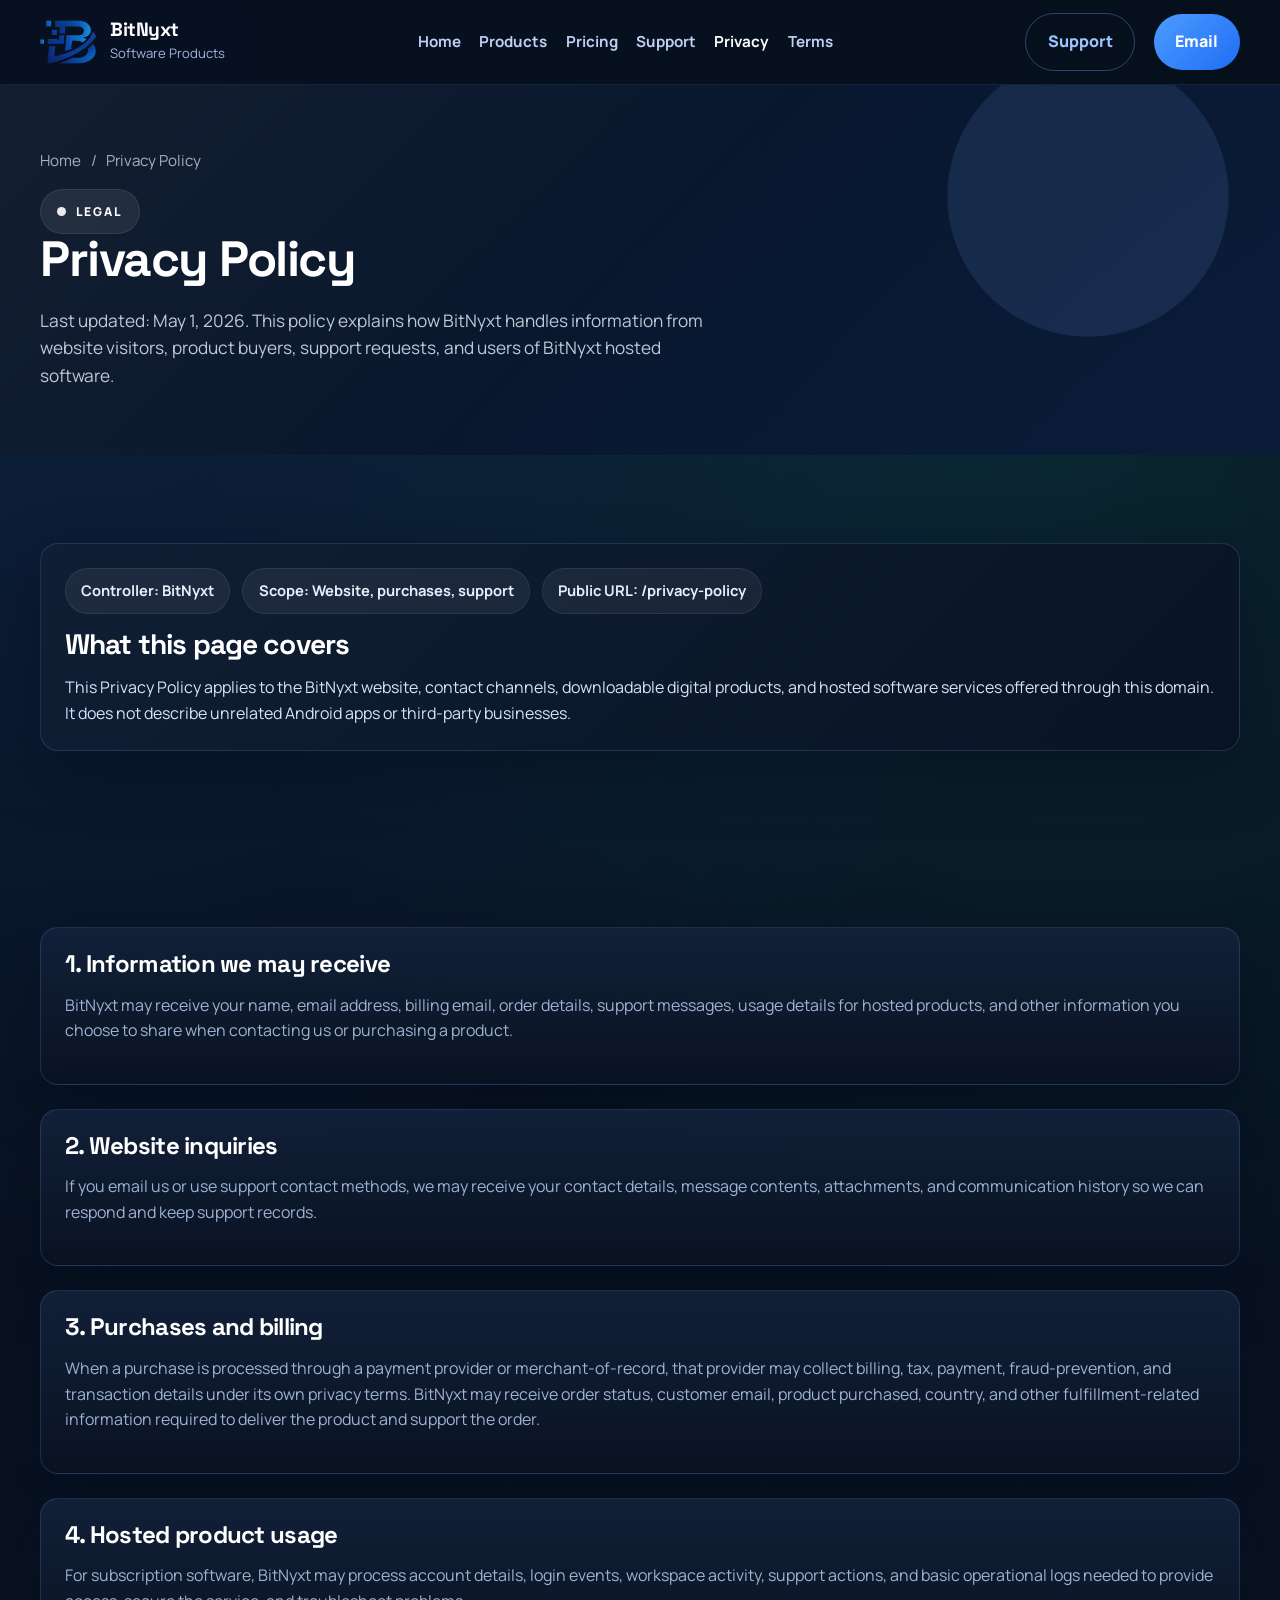
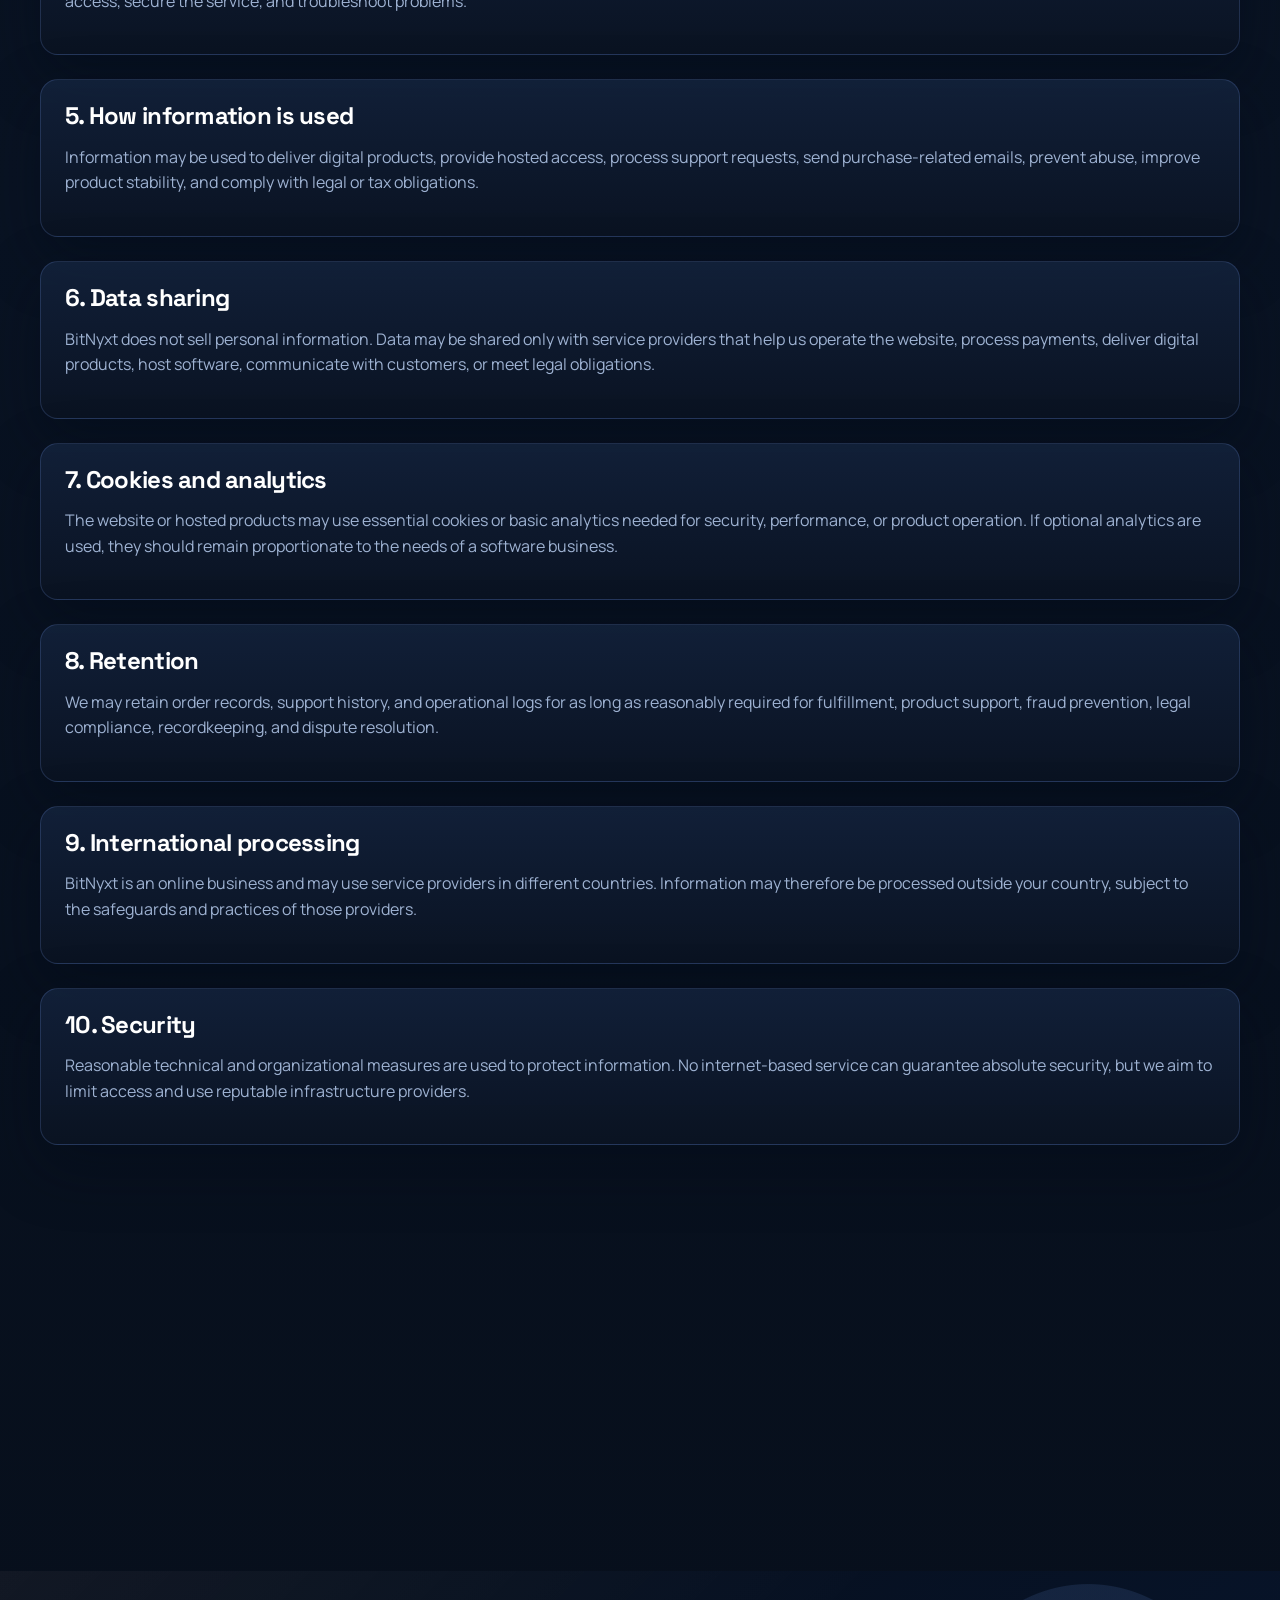
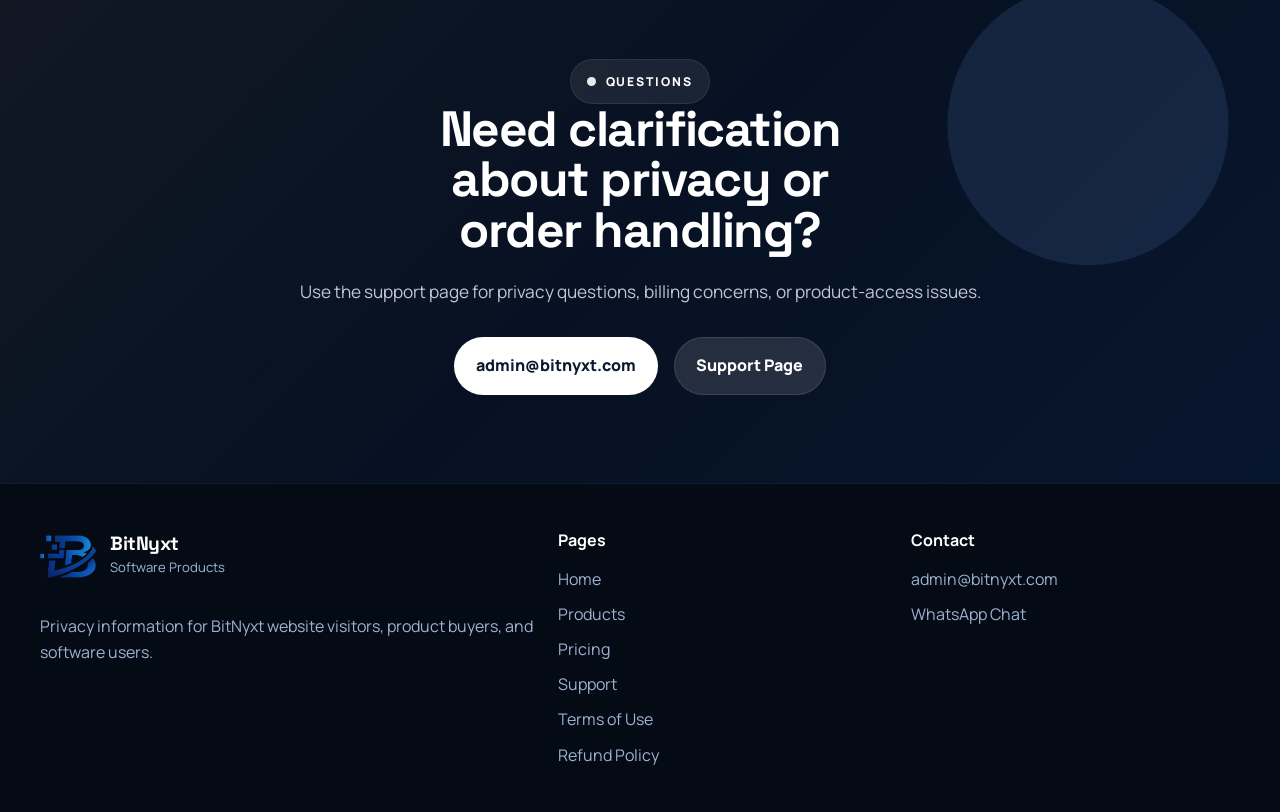
<file: privacy-policy.html>
<!doctype html>
<html lang="en">
<head>
  <meta charset="utf-8">
  <meta name="viewport" content="width=device-width, initial-scale=1">
  <title>Privacy Policy | BitNyxt</title>
  <meta name="description" content="Privacy Policy for BitNyxt website visitors, product buyers, support requests, and hosted software users.">
  <meta name="robots" content="index, follow, max-image-preview:large">
  <link rel="canonical" href="https://www.bitnyxt.com/privacy-policy">
  <meta property="og:type" content="website">
  <meta property="og:title" content="Privacy Policy | BitNyxt">
  <meta property="og:description" content="Privacy Policy for BitNyxt website visitors, digital product buyers, and support requests.">
  <meta property="og:url" content="https://www.bitnyxt.com/privacy-policy">
  <meta property="og:image" content="https://www.bitnyxt.com/logo.png">
  <meta name="twitter:card" content="summary_large_image">
  <meta name="twitter:title" content="Privacy Policy | BitNyxt">
  <meta name="twitter:description" content="Privacy Policy for BitNyxt website visitors, buyers, and hosted software users.">
  <meta name="twitter:image" content="https://www.bitnyxt.com/logo.png">
  <link rel="stylesheet" href="styles.css">
</head>
<body>
  <div class="page-shell">
    <div class="nav-wrap">
      <div class="container nav">
        <a class="brand" href="index.html">
          <img class="brand-logo" src="logo.png" alt="BitNyxt logo">
          <span class="brand-text">
            <span class="brand-title">BitNyxt</span>
            <span class="brand-subtitle">Software Products</span>
          </span>
        </a>
        <nav class="nav-links" aria-label="Primary navigation">
          <a href="index.html">Home</a>
          <a href="projects.html">Products</a>
          <a href="pricing.html">Pricing</a>
          <a href="contact.html">Support</a>
          <a class="active" href="privacy-policy.html">Privacy</a>
          <a href="terms-of-use.html">Terms</a>
        </nav>
        <div class="nav-actions">
          <a class="btn btn-outline desktop-only" href="contact.html">Support</a>
          <a class="btn btn-primary" href="mailto:admin@bitnyxt.com">Email</a>
          <button class="menu-toggle" data-menu-toggle aria-label="Open menu"><span></span><span></span><span></span></button>
        </div>
      </div>
      <div class="container nav-panel" data-nav-panel>
        <a href="index.html">Home</a>
        <a href="projects.html">Products</a>
        <a href="pricing.html">Pricing</a>
        <a href="contact.html">Support</a>
        <a href="privacy-policy.html">Privacy</a>
        <a href="terms-of-use.html">Terms</a>
      </div>
    </div>

    <section class="page-hero">
      <div class="container reveal">
        <div class="breadcrumb"><a href="index.html">Home</a><span>/</span><span>Privacy Policy</span></div>
        <div class="eyebrow"><span class="dot"></span> Legal</div>
        <h1 class="section-title">Privacy Policy</h1>
        <p class="lead">Last updated: May 1, 2026. This policy explains how BitNyxt handles information from website visitors, product buyers, support requests, and users of BitNyxt hosted software.</p>
      </div>
    </section>

    <section class="section">
      <div class="container">
        <div class="legal-highlight reveal">
          <div class="legal-meta">
            <span class="badge light">Controller: BitNyxt</span>
            <span class="badge light">Scope: Website, purchases, support</span>
            <span class="badge light">Public URL: /privacy-policy</span>
          </div>
          <h2>What this page covers</h2>
          <p>This Privacy Policy applies to the BitNyxt website, contact channels, downloadable digital products, and hosted software services offered through this domain. It does not describe unrelated Android apps or third-party businesses.</p>
        </div>
      </div>
    </section>

    <section class="section">
      <div class="container legal-grid">
        <article class="legal-card reveal">
          <h2>1. Information we may receive</h2>
          <p>BitNyxt may receive your name, email address, billing email, order details, support messages, usage details for hosted products, and other information you choose to share when contacting us or purchasing a product.</p>
        </article>
        <article class="legal-card reveal">
          <h2>2. Website inquiries</h2>
          <p>If you email us or use support contact methods, we may receive your contact details, message contents, attachments, and communication history so we can respond and keep support records.</p>
        </article>
        <article class="legal-card reveal">
          <h2>3. Purchases and billing</h2>
          <p>When a purchase is processed through a payment provider or merchant-of-record, that provider may collect billing, tax, payment, fraud-prevention, and transaction details under its own privacy terms. BitNyxt may receive order status, customer email, product purchased, country, and other fulfillment-related information required to deliver the product and support the order.</p>
        </article>
        <article class="legal-card reveal">
          <h2>4. Hosted product usage</h2>
          <p>For subscription software, BitNyxt may process account details, login events, workspace activity, support actions, and basic operational logs needed to provide access, secure the service, and troubleshoot problems.</p>
        </article>
        <article class="legal-card reveal">
          <h2>5. How information is used</h2>
          <p>Information may be used to deliver digital products, provide hosted access, process support requests, send purchase-related emails, prevent abuse, improve product stability, and comply with legal or tax obligations.</p>
        </article>
        <article class="legal-card reveal">
          <h2>6. Data sharing</h2>
          <p>BitNyxt does not sell personal information. Data may be shared only with service providers that help us operate the website, process payments, deliver digital products, host software, communicate with customers, or meet legal obligations.</p>
        </article>
        <article class="legal-card reveal">
          <h2>7. Cookies and analytics</h2>
          <p>The website or hosted products may use essential cookies or basic analytics needed for security, performance, or product operation. If optional analytics are used, they should remain proportionate to the needs of a software business.</p>
        </article>
        <article class="legal-card reveal">
          <h2>8. Retention</h2>
          <p>We may retain order records, support history, and operational logs for as long as reasonably required for fulfillment, product support, fraud prevention, legal compliance, recordkeeping, and dispute resolution.</p>
        </article>
        <article class="legal-card reveal">
          <h2>9. International processing</h2>
          <p>BitNyxt is an online business and may use service providers in different countries. Information may therefore be processed outside your country, subject to the safeguards and practices of those providers.</p>
        </article>
        <article class="legal-card reveal">
          <h2>10. Security</h2>
          <p>Reasonable technical and organizational measures are used to protect information. No internet-based service can guarantee absolute security, but we aim to limit access and use reputable infrastructure providers.</p>
        </article>
        <article class="legal-card reveal">
          <h2>11. Your choices</h2>
          <p>You may contact BitNyxt to request updates, corrections, or deletion of information you shared directly, subject to legal, tax, fraud-prevention, and recordkeeping requirements.</p>
        </article>
        <article class="legal-card reveal">
          <h2>12. Contact</h2>
          <p>Questions about privacy can be sent to <a href="mailto:admin@bitnyxt.com">admin@bitnyxt.com</a> or through the support page on this domain.</p>
        </article>
      </div>
    </section>

    <section class="section section-dark cta-band">
      <div class="container center reveal">
        <div class="eyebrow"><span class="dot"></span> Questions</div>
        <h2 class="section-title" style="margin-inline:auto;">Need clarification about privacy or order handling?</h2>
        <p class="lead" style="margin-inline:auto;">Use the support page for privacy questions, billing concerns, or product-access issues.</p>
        <div class="hero-actions" style="justify-content:center;">
          <a class="btn btn-primary" href="mailto:admin@bitnyxt.com">admin@bitnyxt.com</a>
          <a class="btn btn-secondary" href="contact.html">Support Page</a>
        </div>
      </div>
    </section>

    <footer class="footer">
      <div class="container footer-grid">
        <div>
          <a class="brand" href="index.html">
            <img class="brand-logo" src="logo.png" alt="BitNyxt logo">
            <span class="brand-text">
              <span class="brand-title">BitNyxt</span>
              <span class="brand-subtitle">Software Products</span>
            </span>
          </a>
          <p class="spacer-top">Privacy information for BitNyxt website visitors, product buyers, and software users.</p>
        </div>
        <div>
          <strong>Pages</strong>
          <ul>
            <li><a href="index.html">Home</a></li>
            <li><a href="projects.html">Products</a></li>
            <li><a href="pricing.html">Pricing</a></li>
            <li><a href="contact.html">Support</a></li>
            <li><a href="terms-of-use.html">Terms of Use</a></li>
            <li><a href="refund-policy.html">Refund Policy</a></li>
          </ul>
        </div>
        <div>
          <strong>Contact</strong>
          <ul>
            <li><a href="mailto:admin@bitnyxt.com">admin@bitnyxt.com</a></li>
            <li><a href="https://wa.me/923320505257">WhatsApp Chat</a></li>
          </ul>
        </div>
      </div>
    </footer>
  </div>
  <script src="main.js"></script>
</body>
</html>
</file>
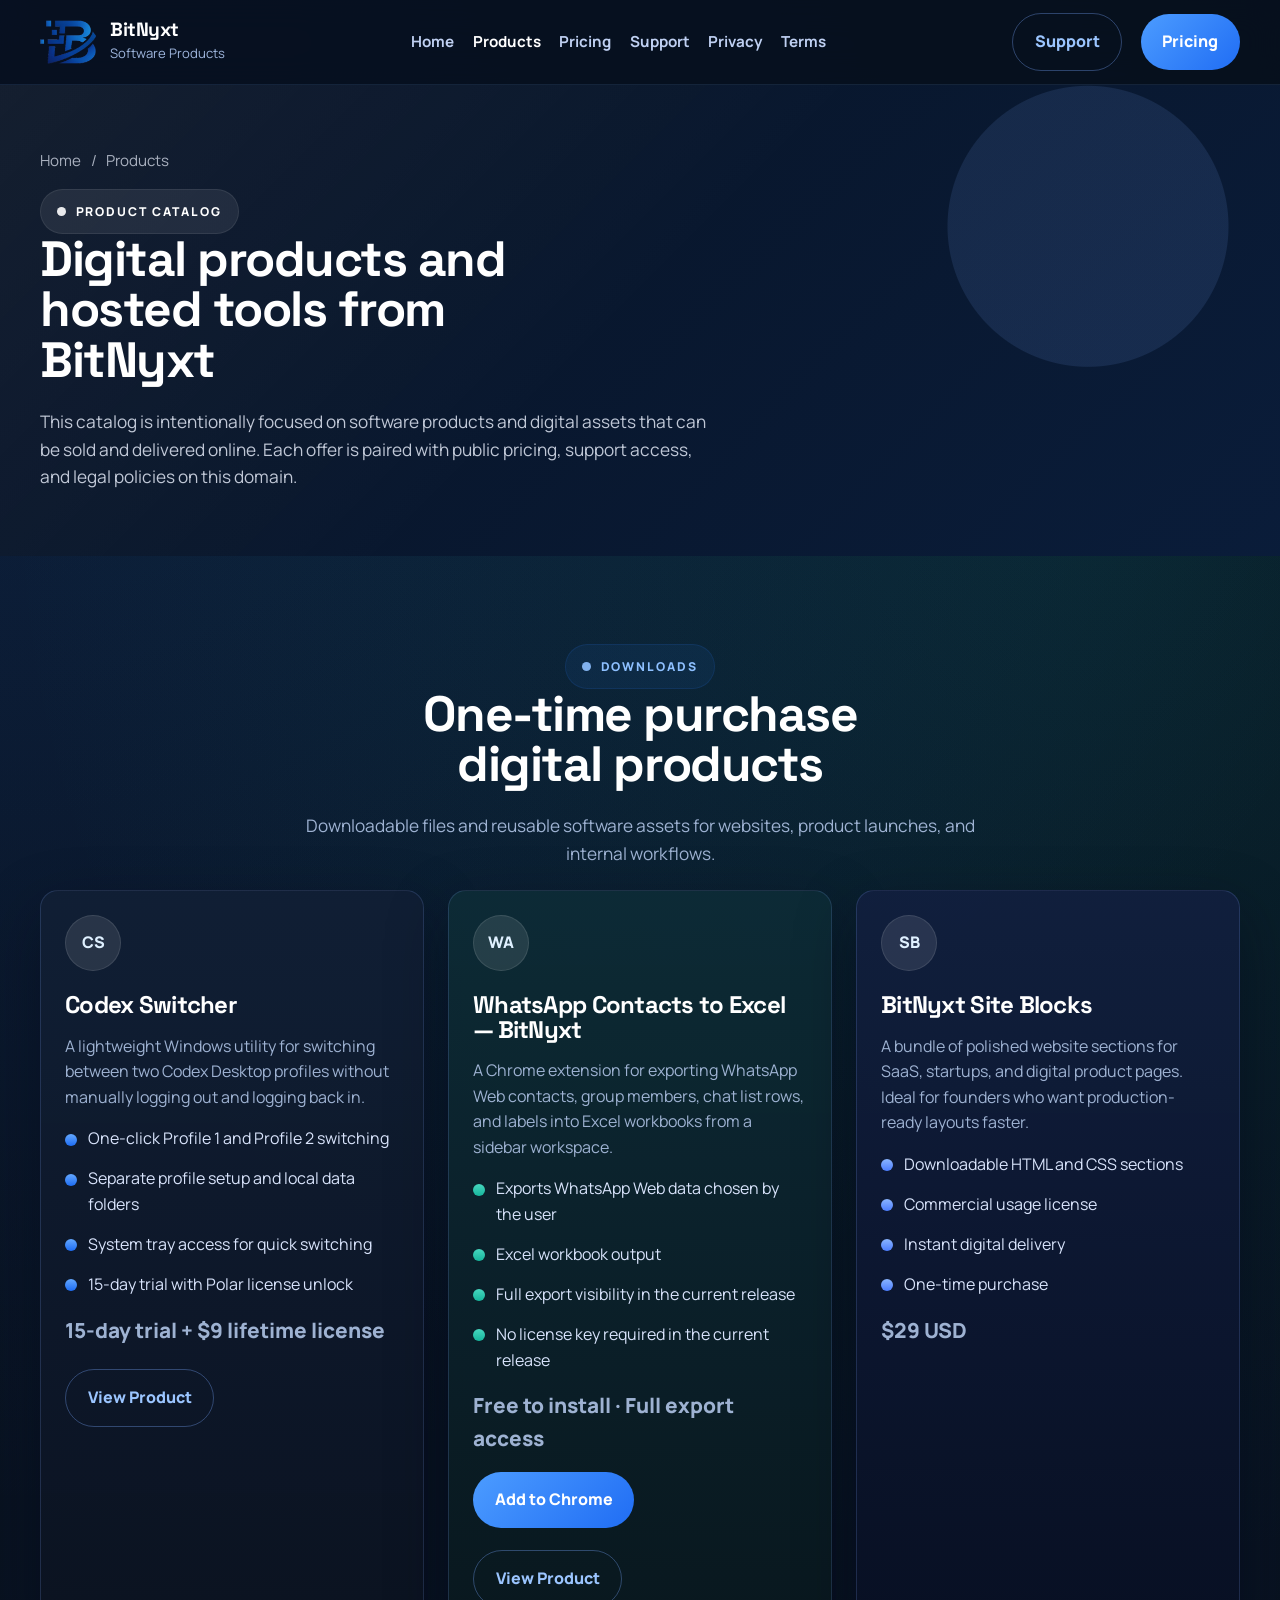
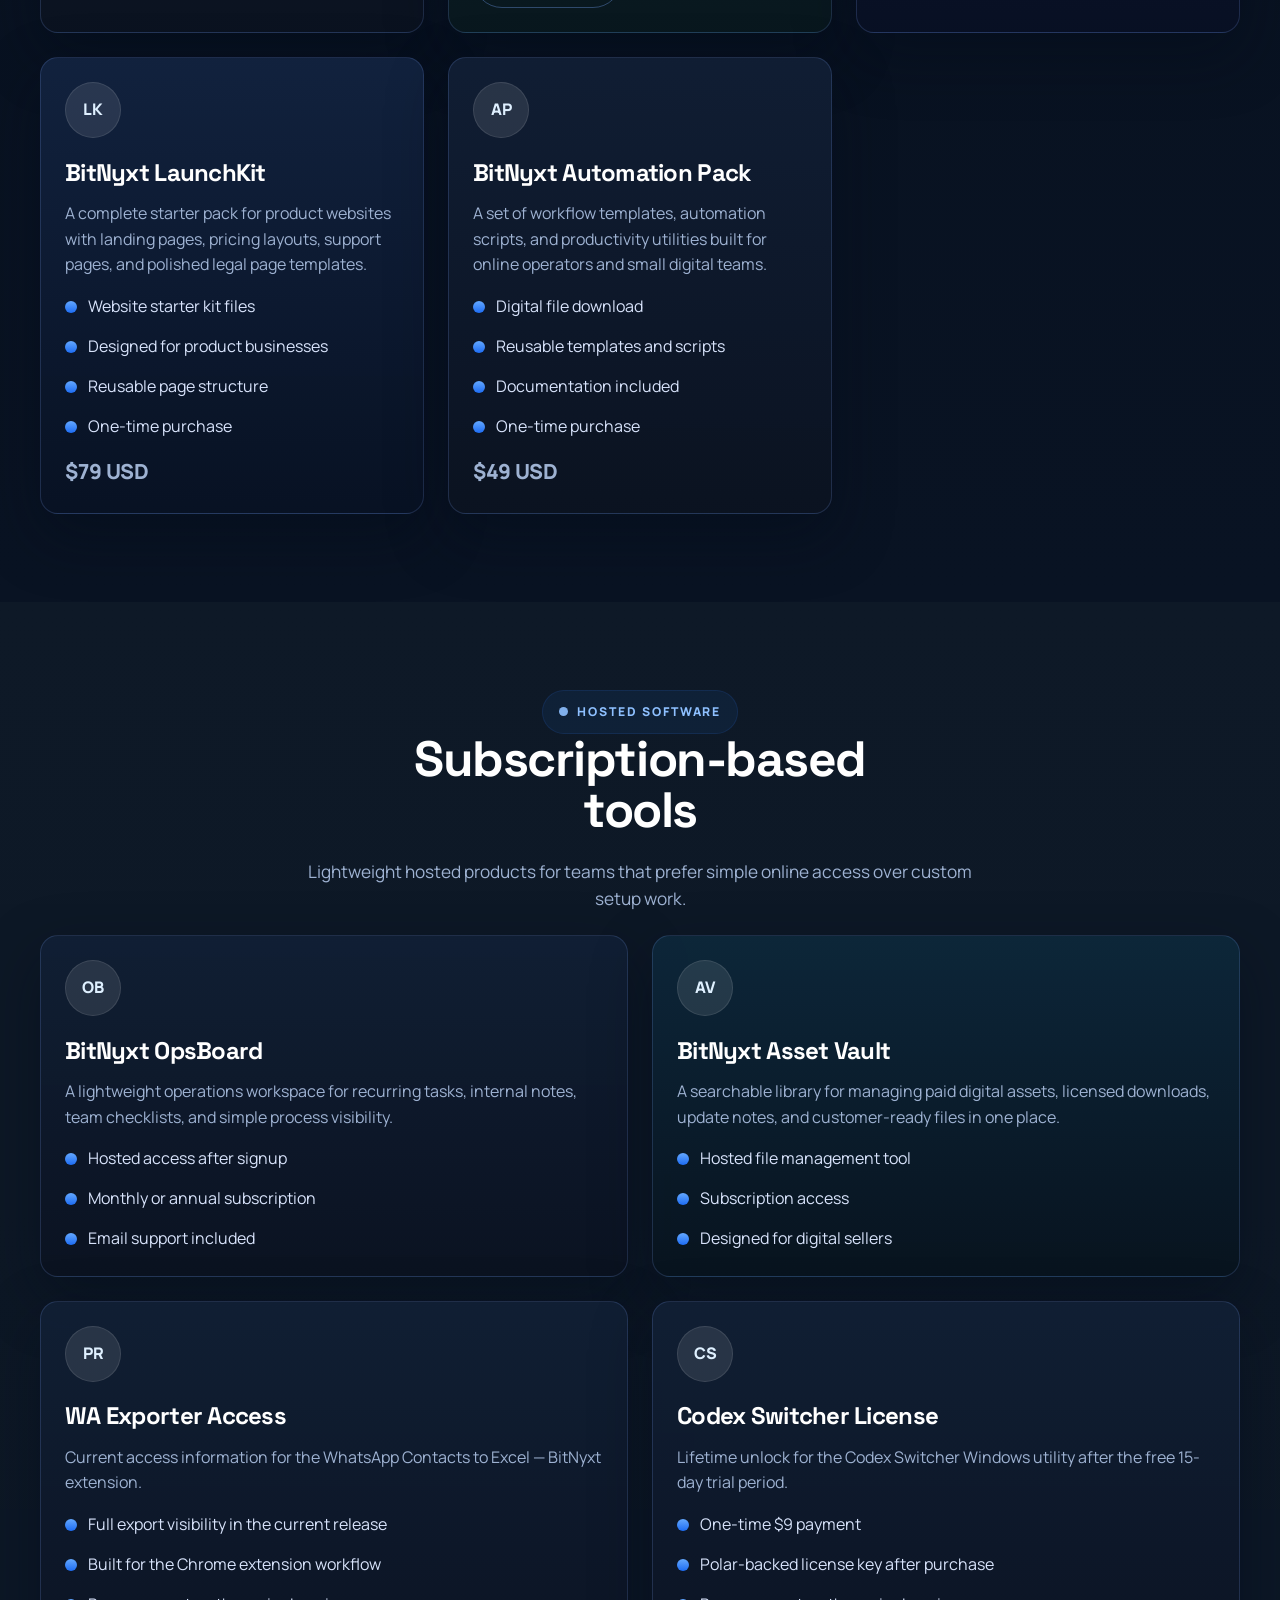
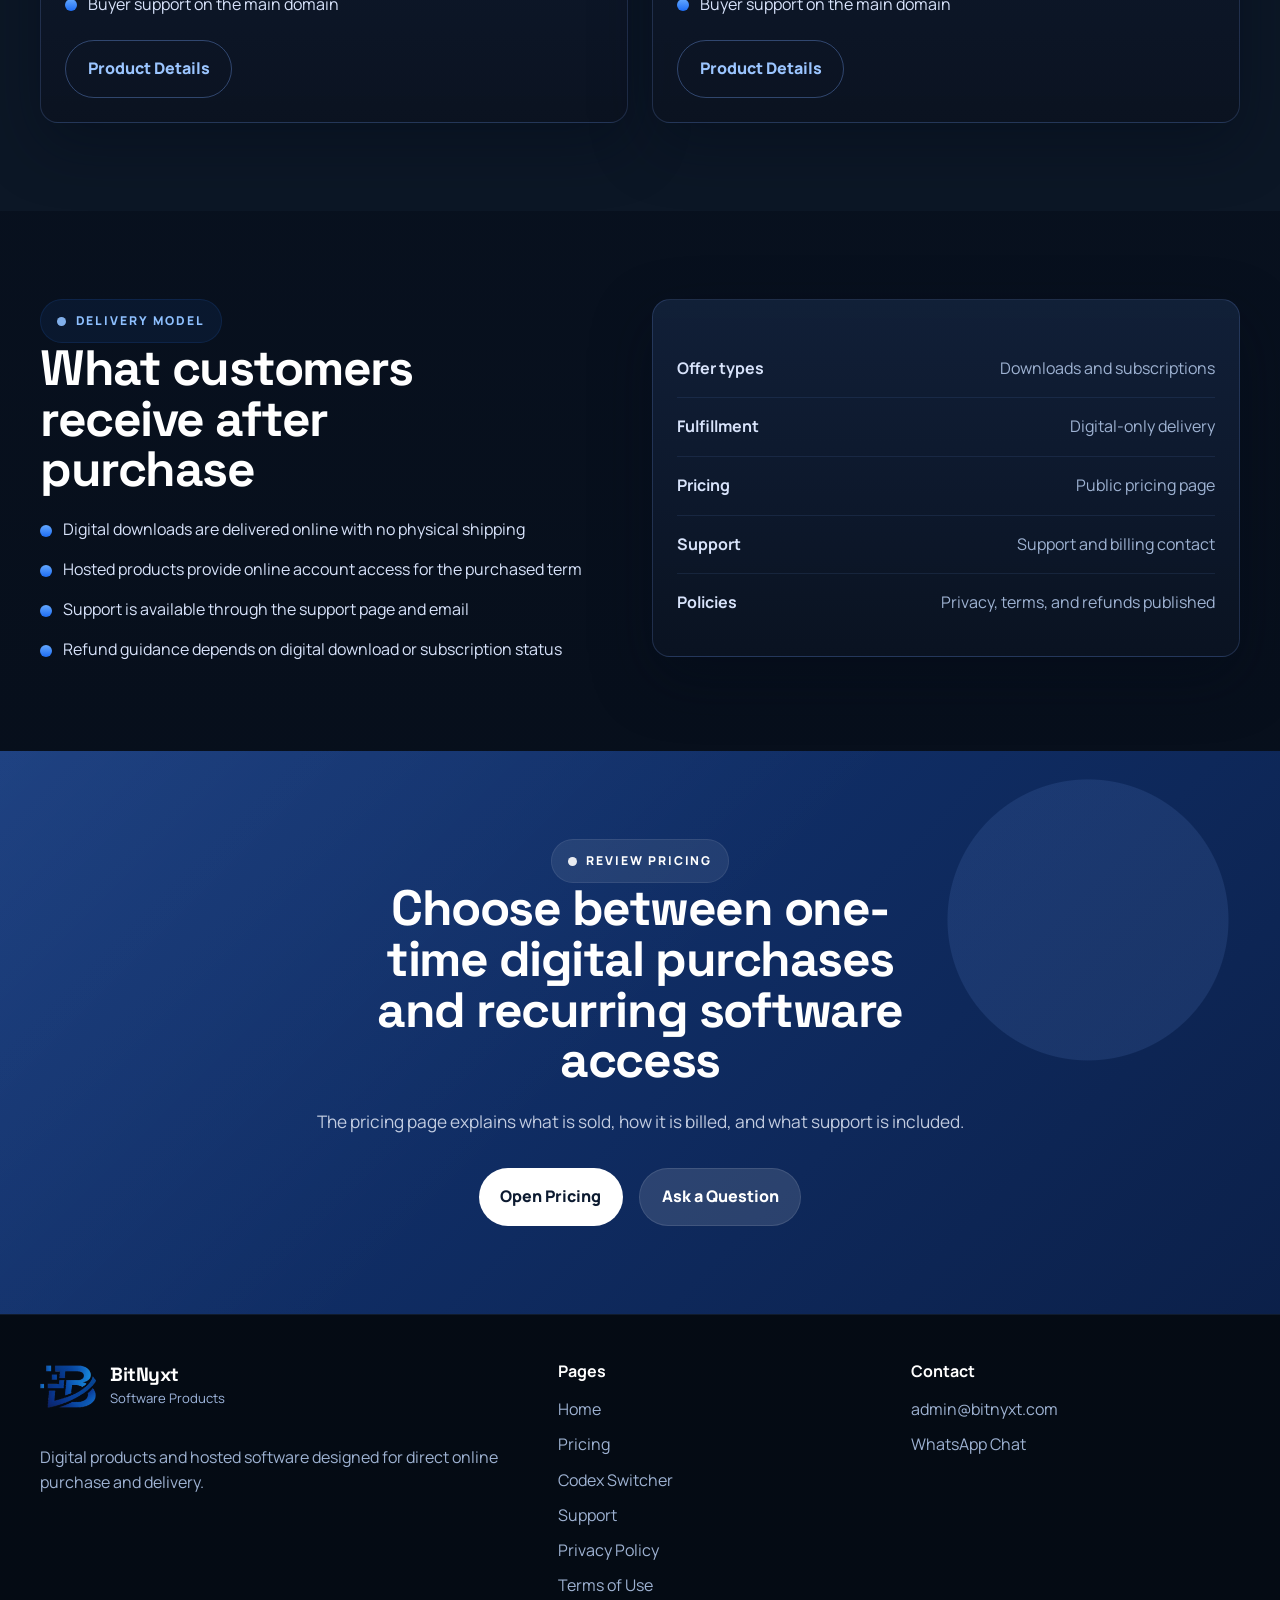
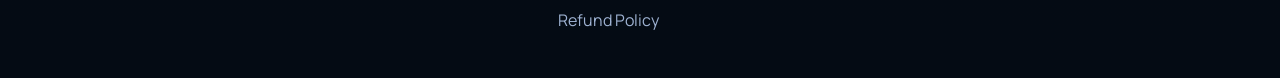
<file: projects.html>
<!doctype html>
<html lang="en">
<head>
  <meta charset="utf-8">
  <meta name="viewport" content="width=device-width, initial-scale=1">
  <title>Products | BitNyxt Software Catalog</title>
  <meta name="description" content="Explore BitNyxt software products including Codex Switcher, Chrome extensions, downloadable assets, and hosted tools with public pricing and support access.">
  <meta name="robots" content="index, follow, max-image-preview:large">
  <link rel="canonical" href="https://www.bitnyxt.com/projects">
  <meta property="og:type" content="website">
  <meta property="og:title" content="Products | BitNyxt Software Catalog">
  <meta property="og:description" content="Codex Switcher, Chrome extensions, hosted tools, software assets, and downloadable products from BitNyxt.">
  <meta property="og:url" content="https://www.bitnyxt.com/projects">
  <meta property="og:image" content="https://www.bitnyxt.com/logo.png">
  <meta name="twitter:card" content="summary_large_image">
  <meta name="twitter:title" content="Products | BitNyxt Software Catalog">
  <meta name="twitter:description" content="Windows utilities, Chrome extensions, digital products, and software subscriptions from BitNyxt.">
  <meta name="twitter:image" content="https://www.bitnyxt.com/logo.png">
  <link rel="stylesheet" href="styles.css">
</head>
<body>
  <div class="page-shell">
    <div class="nav-wrap">
      <div class="container nav">
        <a class="brand" href="index.html">
          <img class="brand-logo" src="logo.png" alt="BitNyxt logo">
          <span class="brand-text">
            <span class="brand-title">BitNyxt</span>
            <span class="brand-subtitle">Software Products</span>
          </span>
        </a>
        <nav class="nav-links" aria-label="Primary navigation">
          <a href="index.html">Home</a>
          <a class="active" href="projects.html">Products</a>
          <a href="pricing.html">Pricing</a>
          <a href="contact.html">Support</a>
          <a href="privacy-policy.html">Privacy</a>
          <a href="terms-of-use.html">Terms</a>
        </nav>
        <div class="nav-actions">
          <a class="btn btn-outline desktop-only" href="contact.html">Support</a>
          <a class="btn btn-primary" href="pricing.html">Pricing</a>
          <button class="menu-toggle" data-menu-toggle aria-label="Open menu"><span></span><span></span><span></span></button>
        </div>
      </div>
      <div class="container nav-panel" data-nav-panel>
        <a href="index.html">Home</a>
        <a href="projects.html">Products</a>
        <a href="pricing.html">Pricing</a>
        <a href="contact.html">Support</a>
        <a href="privacy-policy.html">Privacy</a>
        <a href="terms-of-use.html">Terms</a>
      </div>
    </div>

    <section class="page-hero">
      <div class="container reveal">
        <div class="breadcrumb"><a href="index.html">Home</a><span>/</span><span>Products</span></div>
        <div class="eyebrow"><span class="dot"></span> Product catalog</div>
        <h1 class="section-title wide">Digital products and hosted tools from BitNyxt</h1>
        <p class="lead">This catalog is intentionally focused on software products and digital assets that can be sold and delivered online. Each offer is paired with public pricing, support access, and legal policies on this domain.</p>
      </div>
    </section>

    <section class="section">
      <div class="container">
        <div class="center reveal">
          <div class="eyebrow eyebrow-light"><span class="dot"></span> Downloads</div>
          <h2 class="section-title wide" style="margin-inline:auto;">One-time purchase digital products</h2>
          <p class="lead lead-muted" style="margin-inline:auto;">Downloadable files and reusable software assets for websites, product launches, and internal workflows.</p>
        </div>
        <div class="services-grid spacer-top">
          <article class="service-card anchor-card reveal" id="codex-switcher">
            <div class="icon-chip">CS</div>
            <h2 class="spacer-top">Codex Switcher</h2>
            <p>A lightweight Windows utility for switching between two Codex Desktop profiles without manually logging out and logging back in.</p>
            <ul class="detail-list">
              <li>One-click Profile 1 and Profile 2 switching</li>
              <li>Separate profile setup and local data folders</li>
              <li>System tray access for quick switching</li>
              <li>15-day trial with Polar license unlock</li>
            </ul>
            <p class="price-tag">15-day trial + $9 lifetime license</p>
            <div class="spacer-top"><a class="btn btn-outline" href="codex-switcher.html">View Product</a></div>
          </article>

          <article class="service-card anchor-card reveal" id="wa-extractor">
            <div class="icon-chip">WA</div>
            <h2 class="spacer-top">WhatsApp Contacts to Excel — BitNyxt</h2>
            <p>A Chrome extension for exporting WhatsApp Web contacts, group members, chat list rows, and labels into Excel workbooks from a sidebar workspace.</p>
            <ul class="detail-list">
              <li>Exports WhatsApp Web data chosen by the user</li>
              <li>Excel workbook output</li>
              <li>Full export visibility in the current release</li>
              <li>No license key required in the current release</li>
            </ul>
            <p class="price-tag">Free to install · Full export access</p><p><a class="btn btn-primary" href="https://chromewebstore.google.com/detail/bulk-wa-contact-extractor/fagaolefppcboofkhfgpmfjfeideilhp?utm_source=bitnyxt&amp;utm_medium=website&amp;utm_campaign=wa_export&amp;utm_content=catalog">Add to Chrome</a></p>
            <div class="spacer-top"><a class="btn btn-outline" href="bulk-wa-contact-extractor.html">View Product</a></div>
          </article>

          <article class="service-card anchor-card reveal" id="site-blocks">
            <div class="icon-chip">SB</div>
            <h2 class="spacer-top">BitNyxt Site Blocks</h2>
            <p>A bundle of polished website sections for SaaS, startups, and digital product pages. Ideal for founders who want production-ready layouts faster.</p>
            <ul class="detail-list">
              <li>Downloadable HTML and CSS sections</li>
              <li>Commercial usage license</li>
              <li>Instant digital delivery</li>
              <li>One-time purchase</li>
            </ul>
            <p class="price-tag">$29 USD</p>
          </article>

          <article class="service-card anchor-card reveal" id="launchkit">
            <div class="icon-chip">LK</div>
            <h2 class="spacer-top">BitNyxt LaunchKit</h2>
            <p>A complete starter pack for product websites with landing pages, pricing layouts, support pages, and polished legal page templates.</p>
            <ul class="detail-list">
              <li>Website starter kit files</li>
              <li>Designed for product businesses</li>
              <li>Reusable page structure</li>
              <li>One-time purchase</li>
            </ul>
            <p class="price-tag">$79 USD</p>
          </article>

          <article class="service-card anchor-card reveal" id="automation-pack">
            <div class="icon-chip">AP</div>
            <h2 class="spacer-top">BitNyxt Automation Pack</h2>
            <p>A set of workflow templates, automation scripts, and productivity utilities built for online operators and small digital teams.</p>
            <ul class="detail-list">
              <li>Digital file download</li>
              <li>Reusable templates and scripts</li>
              <li>Documentation included</li>
              <li>One-time purchase</li>
            </ul>
            <p class="price-tag">$49 USD</p>
          </article>
        </div>
      </div>
    </section>

    <section class="section section-muted">
      <div class="container">
        <div class="center reveal">
          <div class="eyebrow eyebrow-light"><span class="dot"></span> Hosted software</div>
          <h2 class="section-title wide" style="margin-inline:auto;">Subscription-based tools</h2>
          <p class="lead lead-muted" style="margin-inline:auto;">Lightweight hosted products for teams that prefer simple online access over custom setup work.</p>
        </div>
        <div class="project-grid spacer-top">
          <article class="project-card anchor-card reveal" id="opsboard">
            <div class="icon-chip">OB</div>
            <h2 class="spacer-top">BitNyxt OpsBoard</h2>
            <p>A lightweight operations workspace for recurring tasks, internal notes, team checklists, and simple process visibility.</p>
            <ul class="detail-list">
              <li>Hosted access after signup</li>
              <li>Monthly or annual subscription</li>
              <li>Email support included</li>
            </ul>
          </article>

          <article class="project-card anchor-card reveal" id="asset-vault">
            <div class="icon-chip">AV</div>
            <h2 class="spacer-top">BitNyxt Asset Vault</h2>
            <p>A searchable library for managing paid digital assets, licensed downloads, update notes, and customer-ready files in one place.</p>
            <ul class="detail-list">
              <li>Hosted file management tool</li>
              <li>Subscription access</li>
              <li>Designed for digital sellers</li>
            </ul>
          </article>

          <article class="project-card anchor-card reveal" id="extension-license">
            <div class="icon-chip">PR</div>
            <h2 class="spacer-top">WA Exporter Access</h2>
            <p>Current access information for the WhatsApp Contacts to Excel — BitNyxt extension.</p>
            <ul class="detail-list">
              <li>Full export visibility in the current release</li>
              <li>Built for the Chrome extension workflow</li>
              <li>Buyer support on the main domain</li>
            </ul>
            <div class="spacer-top"><a class="btn btn-outline" href="bulk-wa-contact-extractor.html">Product Details</a></div>
          </article>

          <article class="project-card anchor-card reveal" id="codex-switcher-license">
            <div class="icon-chip">CS</div>
            <h2 class="spacer-top">Codex Switcher License</h2>
            <p>Lifetime unlock for the Codex Switcher Windows utility after the free 15-day trial period.</p>
            <ul class="detail-list">
              <li>One-time $9 payment</li>
              <li>Polar-backed license key after purchase</li>
              <li>Buyer support on the main domain</li>
            </ul>
            <div class="spacer-top"><a class="btn btn-outline" href="codex-switcher.html">Product Details</a></div>
          </article>
        </div>
      </div>
    </section>

    <section class="section">
      <div class="container split">
        <div class="reveal">
          <div class="eyebrow eyebrow-light"><span class="dot"></span> Delivery model</div>
          <h2 class="section-title">What customers receive after purchase</h2>
          <ul class="detail-list spacer-top">
            <li>Digital downloads are delivered online with no physical shipping</li>
            <li>Hosted products provide online account access for the purchased term</li>
            <li>Support is available through the support page and email</li>
            <li>Refund guidance depends on digital download or subscription status</li>
          </ul>
        </div>
        <div class="panel reveal">
          <div class="table-like">
            <div class="row"><strong>Offer types</strong><span class="muted">Downloads and subscriptions</span></div>
            <div class="row"><strong>Fulfillment</strong><span class="muted">Digital-only delivery</span></div>
            <div class="row"><strong>Pricing</strong><span class="muted"><a href="pricing.html">Public pricing page</a></span></div>
            <div class="row"><strong>Support</strong><span class="muted"><a href="contact.html">Support and billing contact</a></span></div>
            <div class="row"><strong>Policies</strong><span class="muted">Privacy, terms, and refunds published</span></div>
          </div>
        </div>
      </div>
    </section>

    <section class="section section-primary cta-band">
      <div class="container center reveal">
        <div class="eyebrow"><span class="dot"></span> Review pricing</div>
        <h2 class="section-title wide" style="margin-inline:auto;">Choose between one-time digital purchases and recurring software access</h2>
        <p class="lead" style="margin-inline:auto;">The pricing page explains what is sold, how it is billed, and what support is included.</p>
        <div class="hero-actions" style="justify-content:center;">
          <a class="btn btn-primary" href="pricing.html">Open Pricing</a>
          <a class="btn btn-secondary" href="contact.html">Ask a Question</a>
        </div>
      </div>
    </section>

    <footer class="footer">
      <div class="container footer-grid">
        <div>
          <a class="brand" href="index.html">
            <img class="brand-logo" src="logo.png" alt="BitNyxt logo">
            <span class="brand-text">
              <span class="brand-title">BitNyxt</span>
              <span class="brand-subtitle">Software Products</span>
            </span>
          </a>
          <p class="spacer-top">Digital products and hosted software designed for direct online purchase and delivery.</p>
        </div>
        <div>
          <strong>Pages</strong>
          <ul>
            <li><a href="index.html">Home</a></li>
            <li><a href="pricing.html">Pricing</a></li>
            <li><a href="codex-switcher.html">Codex Switcher</a></li>
            <li><a href="contact.html">Support</a></li>
            <li><a href="privacy-policy.html">Privacy Policy</a></li>
            <li><a href="terms-of-use.html">Terms of Use</a></li>
            <li><a href="refund-policy.html">Refund Policy</a></li>
          </ul>
        </div>
        <div>
          <strong>Contact</strong>
          <ul>
            <li><a href="mailto:admin@bitnyxt.com">admin@bitnyxt.com</a></li>
            <li><a href="https://wa.me/923320505257">WhatsApp Chat</a></li>
          </ul>
        </div>
      </div>
    </footer>
  </div>
  <script src="main.js"></script>
</body>
</html>
</file>
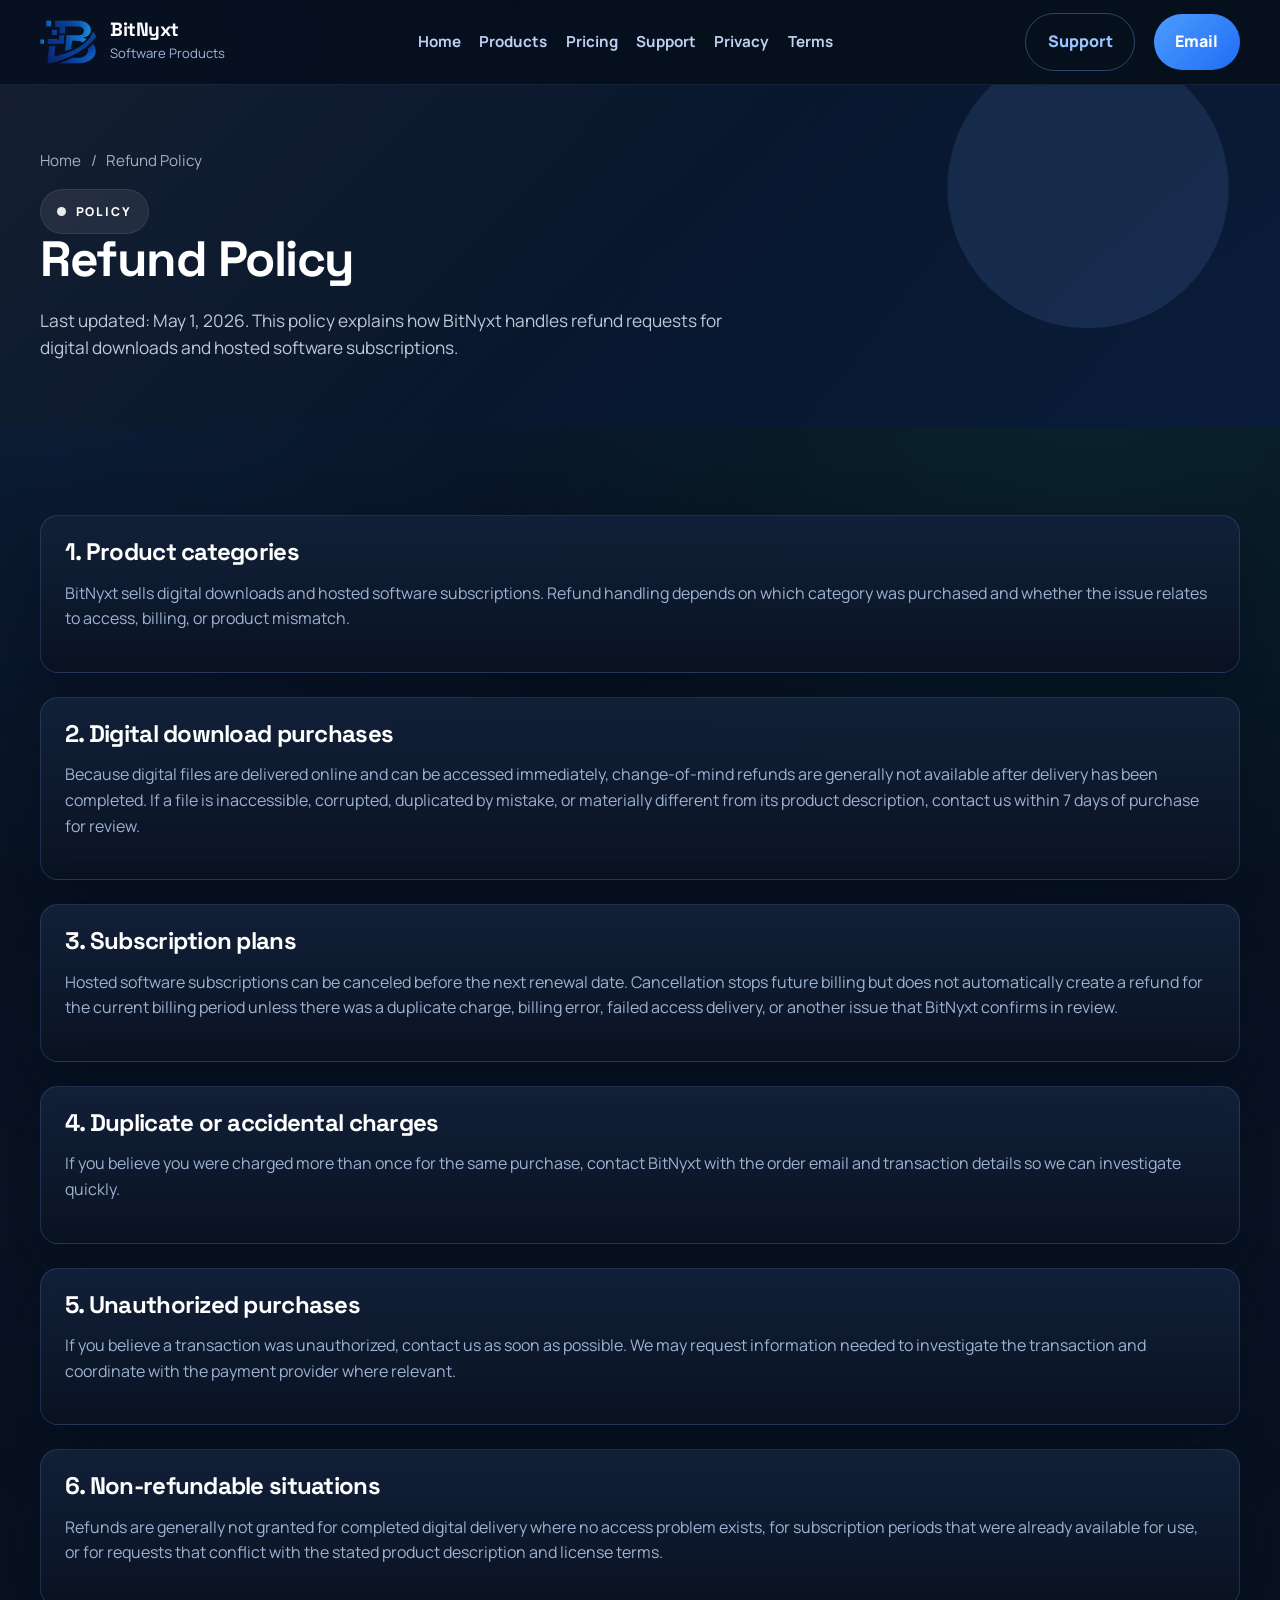
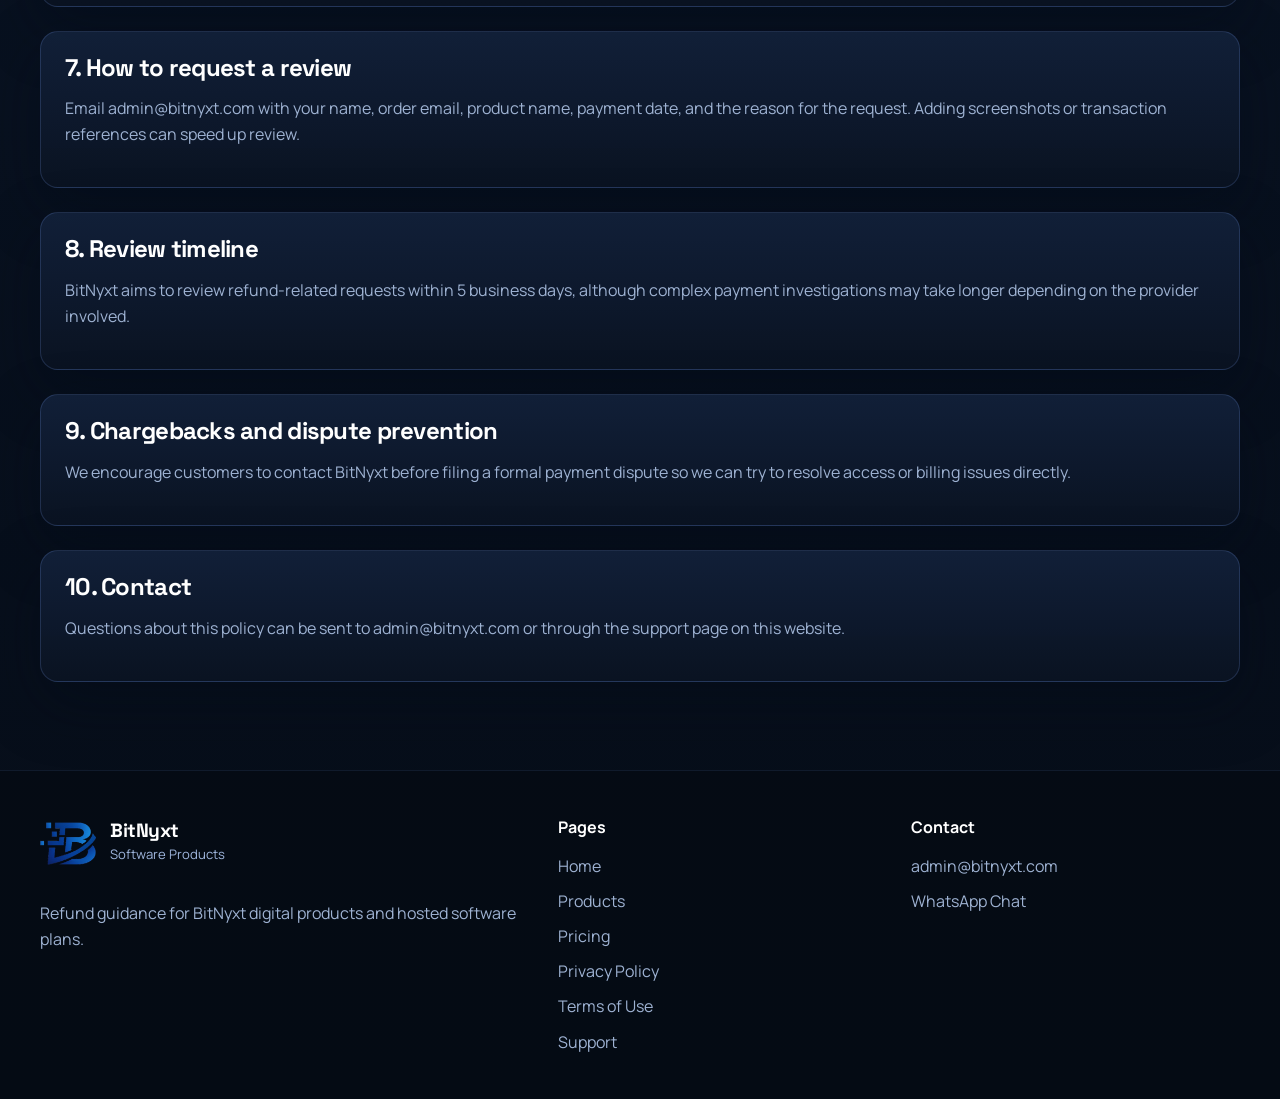
<file: refund-policy.html>
<!doctype html>
<html lang="en">
<head>
  <meta charset="utf-8">
  <meta name="viewport" content="width=device-width, initial-scale=1">
  <title>Refund Policy | BitNyxt</title>
  <meta name="description" content="Refund Policy for BitNyxt digital products, downloadable software assets, and hosted software subscriptions.">
  <meta name="robots" content="index, follow, max-image-preview:large">
  <link rel="canonical" href="https://www.bitnyxt.com/refund-policy">
  <meta property="og:type" content="website">
  <meta property="og:title" content="Refund Policy | BitNyxt">
  <meta property="og:description" content="Refund guidance for BitNyxt software products and hosted plans.">
  <meta property="og:url" content="https://www.bitnyxt.com/refund-policy">
  <meta property="og:image" content="https://www.bitnyxt.com/logo.png">
  <meta name="twitter:card" content="summary_large_image">
  <meta name="twitter:title" content="Refund Policy | BitNyxt">
  <meta name="twitter:description" content="Refund guidance for BitNyxt software products and hosted plans.">
  <meta name="twitter:image" content="https://www.bitnyxt.com/logo.png">
  <link rel="stylesheet" href="styles.css">
</head>
<body>
  <div class="page-shell">
    <div class="nav-wrap">
      <div class="container nav">
        <a class="brand" href="index.html">
          <img class="brand-logo" src="logo.png" alt="BitNyxt logo">
          <span class="brand-text">
            <span class="brand-title">BitNyxt</span>
            <span class="brand-subtitle">Software Products</span>
          </span>
        </a>
        <nav class="nav-links" aria-label="Primary navigation">
          <a href="index.html">Home</a>
          <a href="projects.html">Products</a>
          <a href="pricing.html">Pricing</a>
          <a href="contact.html">Support</a>
          <a href="privacy-policy.html">Privacy</a>
          <a href="terms-of-use.html">Terms</a>
        </nav>
        <div class="nav-actions">
          <a class="btn btn-outline desktop-only" href="contact.html">Support</a>
          <a class="btn btn-primary" href="mailto:admin@bitnyxt.com">Email</a>
          <button class="menu-toggle" data-menu-toggle aria-label="Open menu"><span></span><span></span><span></span></button>
        </div>
      </div>
      <div class="container nav-panel" data-nav-panel>
        <a href="index.html">Home</a>
        <a href="projects.html">Products</a>
        <a href="pricing.html">Pricing</a>
        <a href="contact.html">Support</a>
        <a href="privacy-policy.html">Privacy</a>
        <a href="terms-of-use.html">Terms</a>
      </div>
    </div>

    <section class="page-hero">
      <div class="container reveal">
        <div class="breadcrumb"><a href="index.html">Home</a><span>/</span><span>Refund Policy</span></div>
        <div class="eyebrow"><span class="dot"></span> Policy</div>
        <h1 class="section-title">Refund Policy</h1>
        <p class="lead">Last updated: May 1, 2026. This policy explains how BitNyxt handles refund requests for digital downloads and hosted software subscriptions.</p>
      </div>
    </section>

    <section class="section">
      <div class="container legal-grid">
        <article class="legal-card reveal"><h2>1. Product categories</h2><p>BitNyxt sells digital downloads and hosted software subscriptions. Refund handling depends on which category was purchased and whether the issue relates to access, billing, or product mismatch.</p></article>
        <article class="legal-card reveal"><h2>2. Digital download purchases</h2><p>Because digital files are delivered online and can be accessed immediately, change-of-mind refunds are generally not available after delivery has been completed. If a file is inaccessible, corrupted, duplicated by mistake, or materially different from its product description, contact us within 7 days of purchase for review.</p></article>
        <article class="legal-card reveal"><h2>3. Subscription plans</h2><p>Hosted software subscriptions can be canceled before the next renewal date. Cancellation stops future billing but does not automatically create a refund for the current billing period unless there was a duplicate charge, billing error, failed access delivery, or another issue that BitNyxt confirms in review.</p></article>
        <article class="legal-card reveal"><h2>4. Duplicate or accidental charges</h2><p>If you believe you were charged more than once for the same purchase, contact BitNyxt with the order email and transaction details so we can investigate quickly.</p></article>
        <article class="legal-card reveal"><h2>5. Unauthorized purchases</h2><p>If you believe a transaction was unauthorized, contact us as soon as possible. We may request information needed to investigate the transaction and coordinate with the payment provider where relevant.</p></article>
        <article class="legal-card reveal"><h2>6. Non-refundable situations</h2><p>Refunds are generally not granted for completed digital delivery where no access problem exists, for subscription periods that were already available for use, or for requests that conflict with the stated product description and license terms.</p></article>
        <article class="legal-card reveal"><h2>7. How to request a review</h2><p>Email <a href="mailto:admin@bitnyxt.com">admin@bitnyxt.com</a> with your name, order email, product name, payment date, and the reason for the request. Adding screenshots or transaction references can speed up review.</p></article>
        <article class="legal-card reveal"><h2>8. Review timeline</h2><p>BitNyxt aims to review refund-related requests within 5 business days, although complex payment investigations may take longer depending on the provider involved.</p></article>
        <article class="legal-card reveal"><h2>9. Chargebacks and dispute prevention</h2><p>We encourage customers to contact BitNyxt before filing a formal payment dispute so we can try to resolve access or billing issues directly.</p></article>
        <article class="legal-card reveal"><h2>10. Contact</h2><p>Questions about this policy can be sent to <a href="mailto:admin@bitnyxt.com">admin@bitnyxt.com</a> or through the support page on this website.</p></article>
      </div>
    </section>

    <footer class="footer">
      <div class="container footer-grid">
        <div>
          <a class="brand" href="index.html">
            <img class="brand-logo" src="logo.png" alt="BitNyxt logo">
            <span class="brand-text">
              <span class="brand-title">BitNyxt</span>
              <span class="brand-subtitle">Software Products</span>
            </span>
          </a>
          <p class="spacer-top">Refund guidance for BitNyxt digital products and hosted software plans.</p>
        </div>
        <div>
          <strong>Pages</strong>
          <ul>
            <li><a href="index.html">Home</a></li>
            <li><a href="projects.html">Products</a></li>
            <li><a href="pricing.html">Pricing</a></li>
            <li><a href="privacy-policy.html">Privacy Policy</a></li>
            <li><a href="terms-of-use.html">Terms of Use</a></li>
            <li><a href="contact.html">Support</a></li>
          </ul>
        </div>
        <div>
          <strong>Contact</strong>
          <ul>
            <li><a href="mailto:admin@bitnyxt.com">admin@bitnyxt.com</a></li>
            <li><a href="https://wa.me/923320505257">WhatsApp Chat</a></li>
          </ul>
        </div>
      </div>
    </footer>
  </div>
  <script src="main.js"></script>
</body>
</html>
</file>
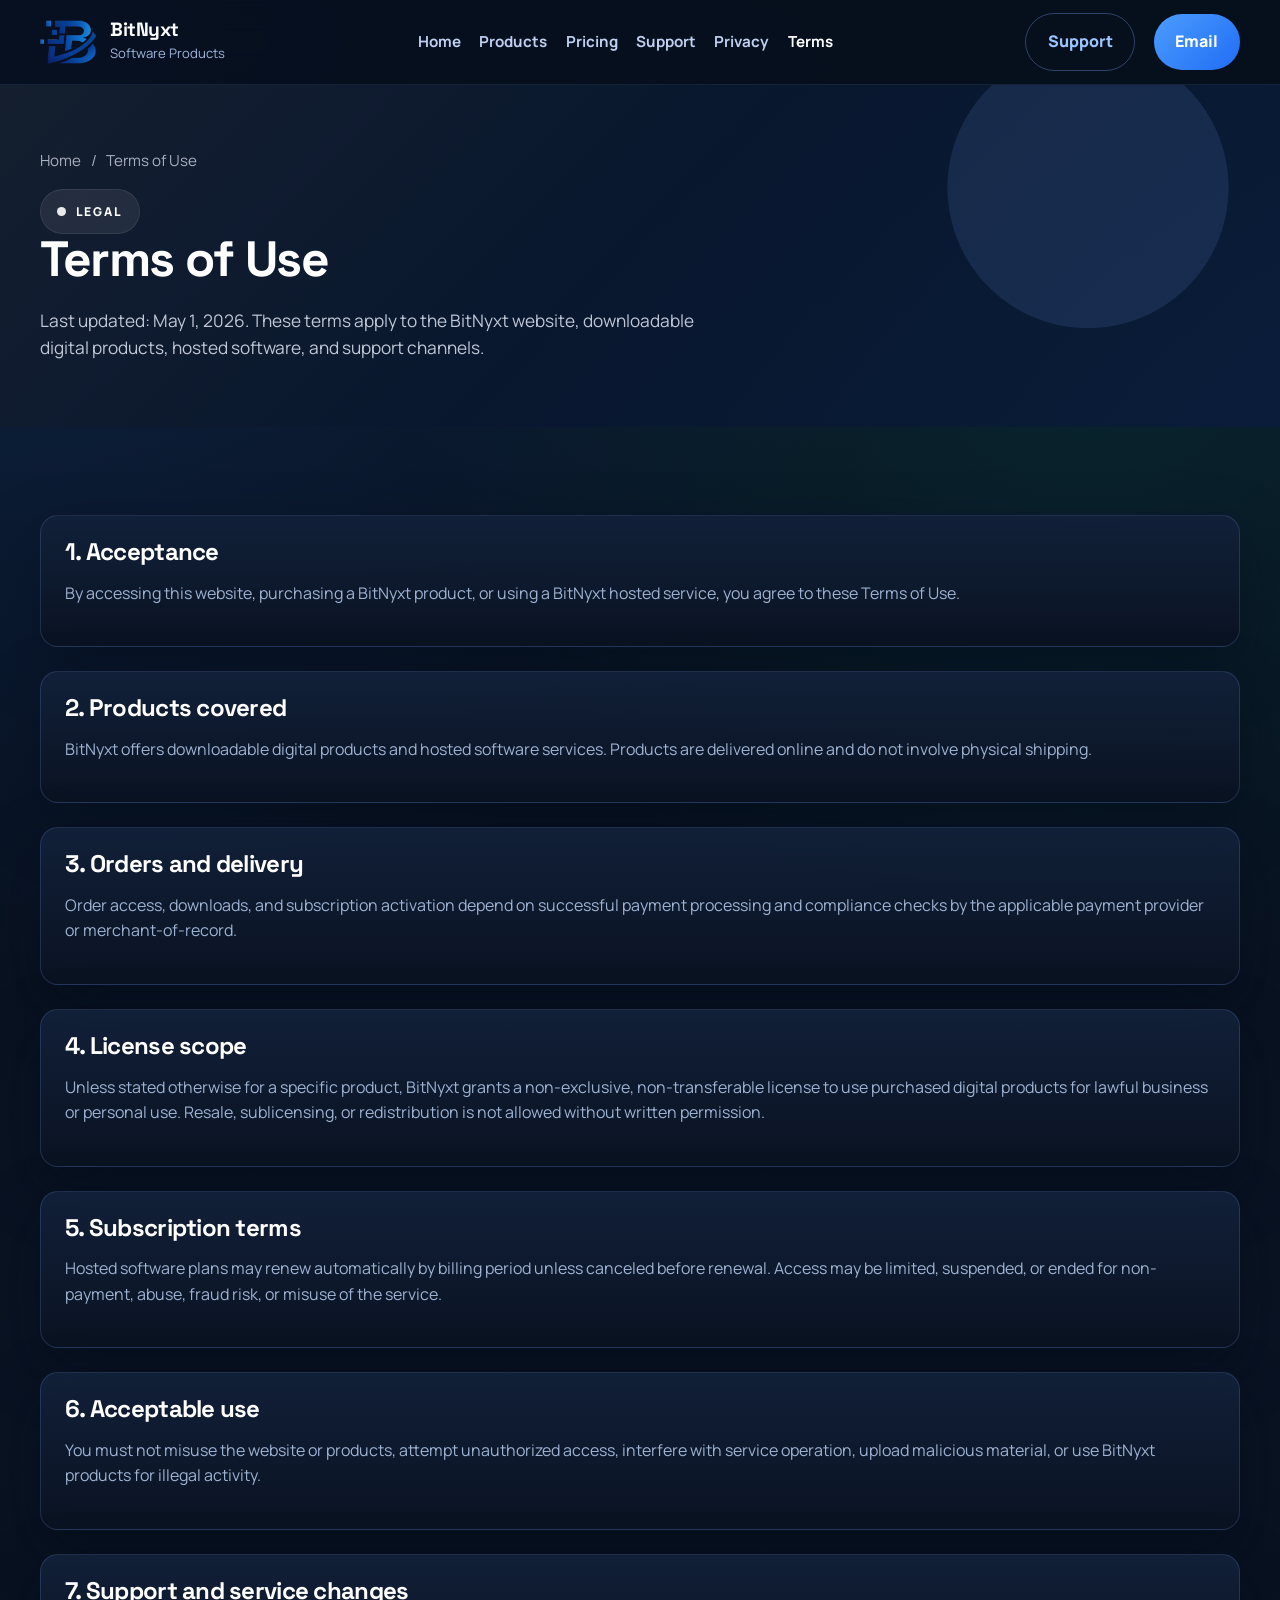
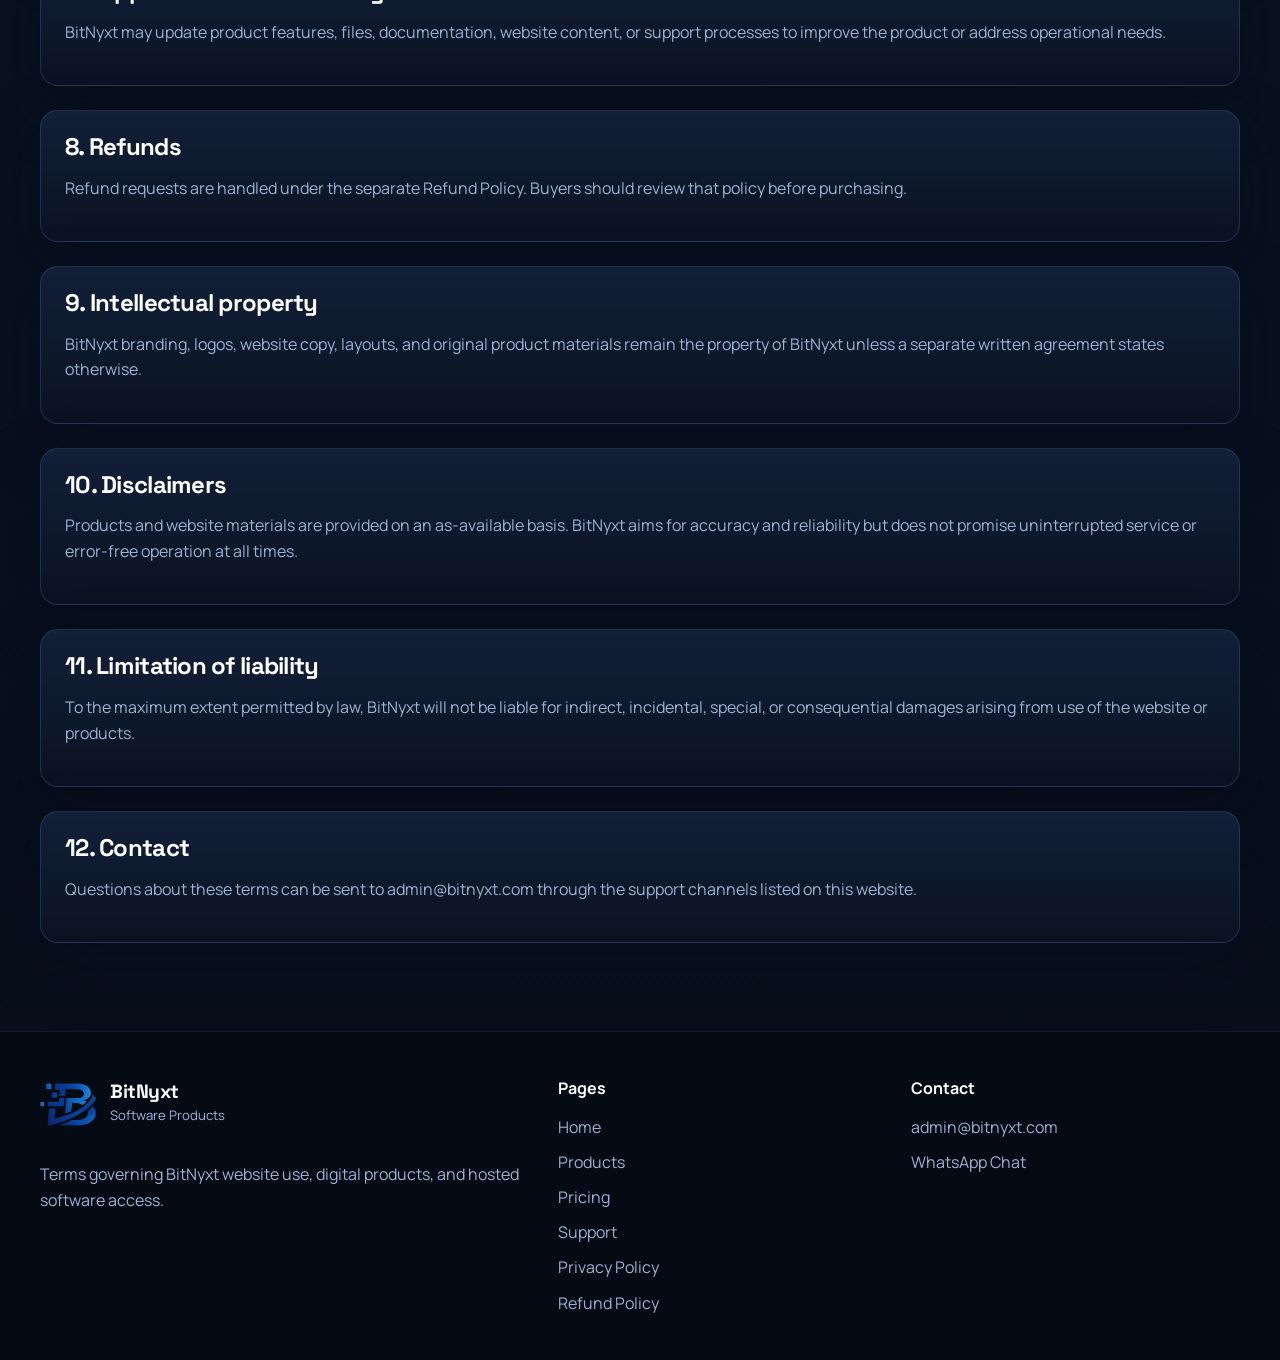
<file: terms-of-use.html>
<!doctype html>
<html lang="en">
<head>
  <meta charset="utf-8">
  <link rel="canonical" href="https://www.bitnyxt.com/terms-of-use">
  <meta name="viewport" content="width=device-width, initial-scale=1">
  <title>Terms of Use | BitNyxt</title>
  <meta name="description" content="Terms of Use for the BitNyxt website, software products, hosted tools, and downloadable digital assets.">
  <link rel="stylesheet" href="styles.css">
</head>
<body>
  <div class="page-shell">
    <div class="nav-wrap">
      <div class="container nav">
        <a class="brand" href="index.html">
          <img class="brand-logo" src="logo.png" alt="BitNyxt logo">
          <span class="brand-text">
            <span class="brand-title">BitNyxt</span>
            <span class="brand-subtitle">Software Products</span>
          </span>
        </a>
        <nav class="nav-links" aria-label="Primary navigation">
          <a href="index.html">Home</a>
          <a href="projects.html">Products</a>
          <a href="pricing.html">Pricing</a>
          <a href="contact.html">Support</a>
          <a href="privacy-policy.html">Privacy</a>
          <a class="active" href="terms-of-use.html">Terms</a>
        </nav>
        <div class="nav-actions">
          <a class="btn btn-outline desktop-only" href="contact.html">Support</a>
          <a class="btn btn-primary" href="mailto:admin@bitnyxt.com">Email</a>
          <button class="menu-toggle" data-menu-toggle aria-label="Open menu"><span></span><span></span><span></span></button>
        </div>
      </div>
      <div class="container nav-panel" data-nav-panel>
        <a href="index.html">Home</a>
        <a href="projects.html">Products</a>
        <a href="pricing.html">Pricing</a>
        <a href="contact.html">Support</a>
        <a href="privacy-policy.html">Privacy</a>
        <a href="terms-of-use.html">Terms</a>
      </div>
    </div>

    <section class="page-hero">
      <div class="container reveal">
        <div class="breadcrumb"><a href="index.html">Home</a><span>/</span><span>Terms of Use</span></div>
        <div class="eyebrow"><span class="dot"></span> Legal</div>
        <h1 class="section-title">Terms of Use</h1>
        <p class="lead">Last updated: May 1, 2026. These terms apply to the BitNyxt website, downloadable digital products, hosted software, and support channels.</p>
      </div>
    </section>

    <section class="section">
      <div class="container legal-grid">
        <article class="legal-card reveal"><h2>1. Acceptance</h2><p>By accessing this website, purchasing a BitNyxt product, or using a BitNyxt hosted service, you agree to these Terms of Use.</p></article>
        <article class="legal-card reveal"><h2>2. Products covered</h2><p>BitNyxt offers downloadable digital products and hosted software services. Products are delivered online and do not involve physical shipping.</p></article>
        <article class="legal-card reveal"><h2>3. Orders and delivery</h2><p>Order access, downloads, and subscription activation depend on successful payment processing and compliance checks by the applicable payment provider or merchant-of-record.</p></article>
        <article class="legal-card reveal"><h2>4. License scope</h2><p>Unless stated otherwise for a specific product, BitNyxt grants a non-exclusive, non-transferable license to use purchased digital products for lawful business or personal use. Resale, sublicensing, or redistribution is not allowed without written permission.</p></article>
        <article class="legal-card reveal"><h2>5. Subscription terms</h2><p>Hosted software plans may renew automatically by billing period unless canceled before renewal. Access may be limited, suspended, or ended for non-payment, abuse, fraud risk, or misuse of the service.</p></article>
        <article class="legal-card reveal"><h2>6. Acceptable use</h2><p>You must not misuse the website or products, attempt unauthorized access, interfere with service operation, upload malicious material, or use BitNyxt products for illegal activity.</p></article>
        <article class="legal-card reveal"><h2>7. Support and service changes</h2><p>BitNyxt may update product features, files, documentation, website content, or support processes to improve the product or address operational needs.</p></article>
        <article class="legal-card reveal"><h2>8. Refunds</h2><p>Refund requests are handled under the separate <a href="refund-policy.html">Refund Policy</a>. Buyers should review that policy before purchasing.</p></article>
        <article class="legal-card reveal"><h2>9. Intellectual property</h2><p>BitNyxt branding, logos, website copy, layouts, and original product materials remain the property of BitNyxt unless a separate written agreement states otherwise.</p></article>
        <article class="legal-card reveal"><h2>10. Disclaimers</h2><p>Products and website materials are provided on an as-available basis. BitNyxt aims for accuracy and reliability but does not promise uninterrupted service or error-free operation at all times.</p></article>
        <article class="legal-card reveal"><h2>11. Limitation of liability</h2><p>To the maximum extent permitted by law, BitNyxt will not be liable for indirect, incidental, special, or consequential damages arising from use of the website or products.</p></article>
        <article class="legal-card reveal"><h2>12. Contact</h2><p>Questions about these terms can be sent to <a href="mailto:admin@bitnyxt.com">admin@bitnyxt.com</a> through the support channels listed on this website.</p></article>
      </div>
    </section>

    <footer class="footer">
      <div class="container footer-grid">
        <div>
          <a class="brand" href="index.html">
            <img class="brand-logo" src="logo.png" alt="BitNyxt logo">
            <span class="brand-text">
              <span class="brand-title">BitNyxt</span>
              <span class="brand-subtitle">Software Products</span>
            </span>
          </a>
          <p class="spacer-top">Terms governing BitNyxt website use, digital products, and hosted software access.</p>
        </div>
        <div>
          <strong>Pages</strong>
          <ul>
            <li><a href="index.html">Home</a></li>
            <li><a href="projects.html">Products</a></li>
            <li><a href="pricing.html">Pricing</a></li>
            <li><a href="contact.html">Support</a></li>
            <li><a href="privacy-policy.html">Privacy Policy</a></li>
            <li><a href="refund-policy.html">Refund Policy</a></li>
          </ul>
        </div>
        <div>
          <strong>Contact</strong>
          <ul>
            <li><a href="mailto:admin@bitnyxt.com">admin@bitnyxt.com</a></li>
            <li><a href="https://wa.me/923320505257">WhatsApp Chat</a></li>
          </ul>
        </div>
      </div>
    </footer>
  </div>
  <script src="main.js"></script>
</body>
</html>
</file>
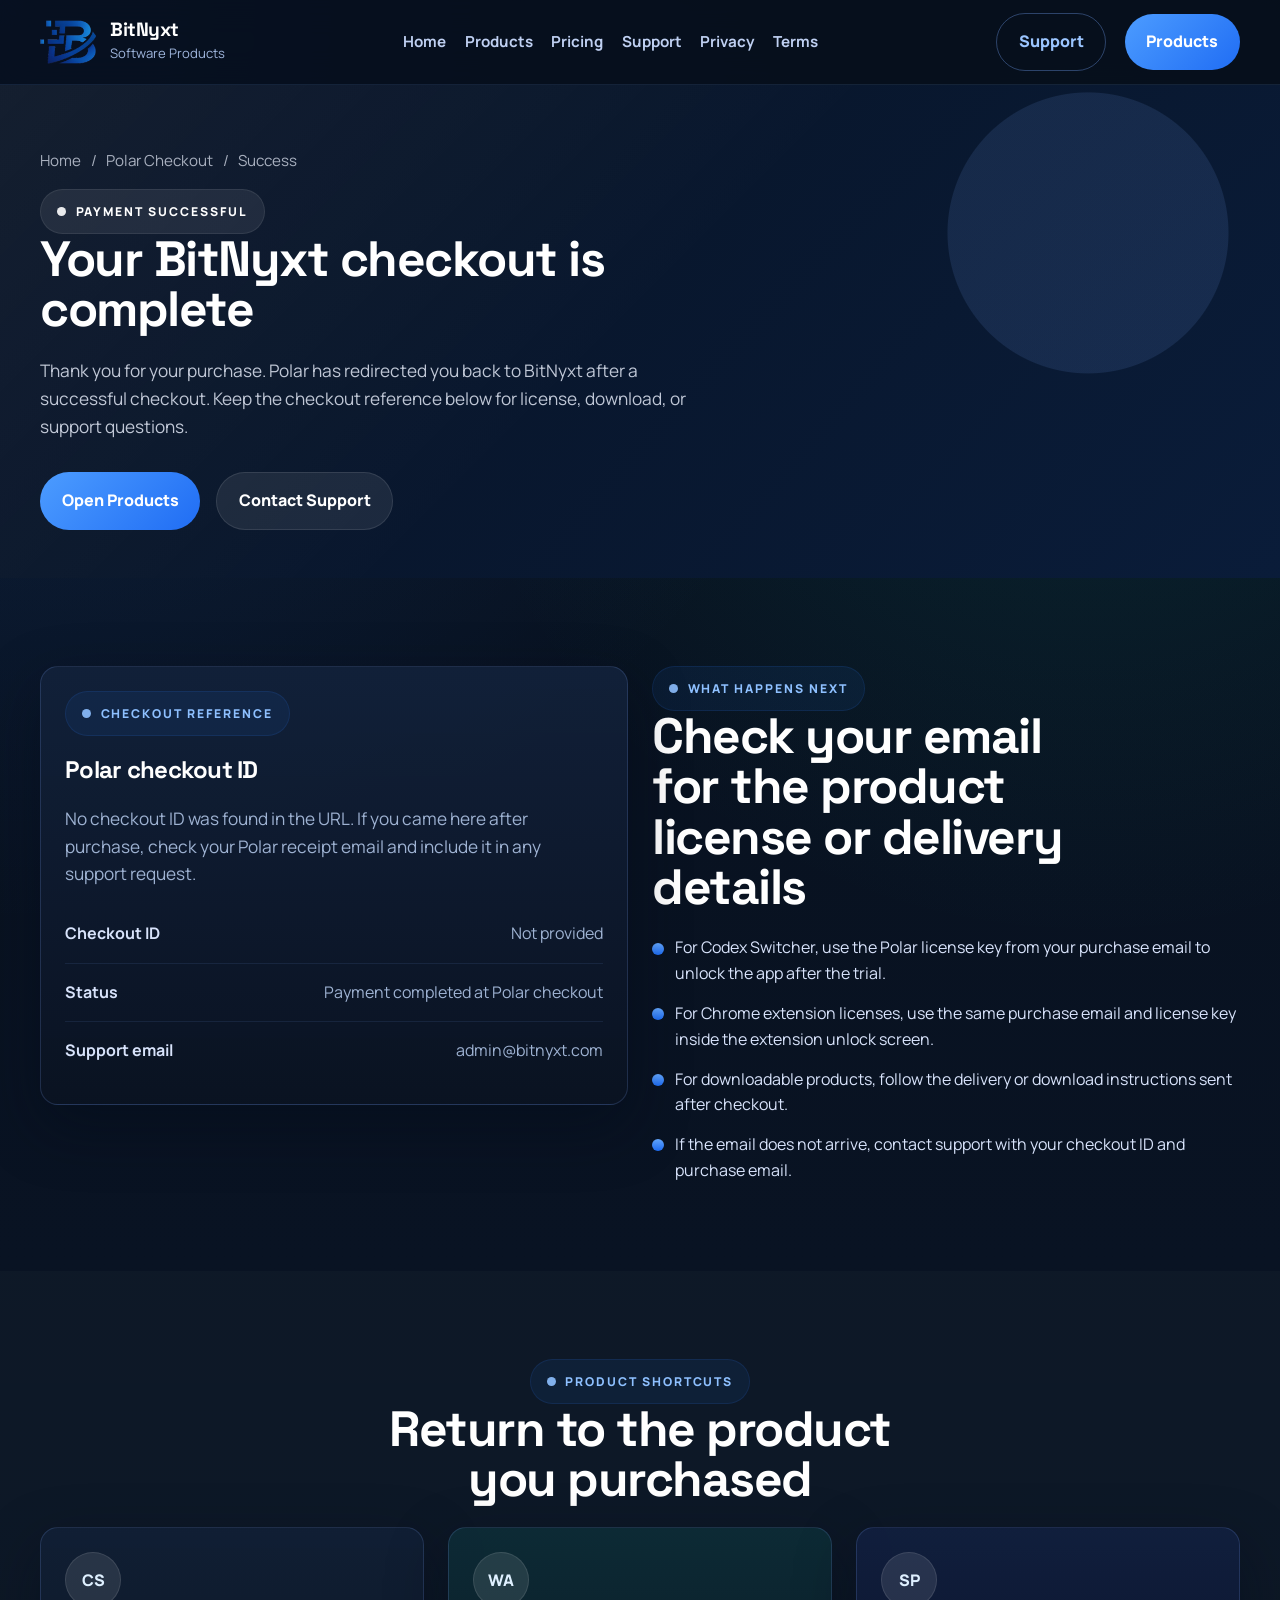
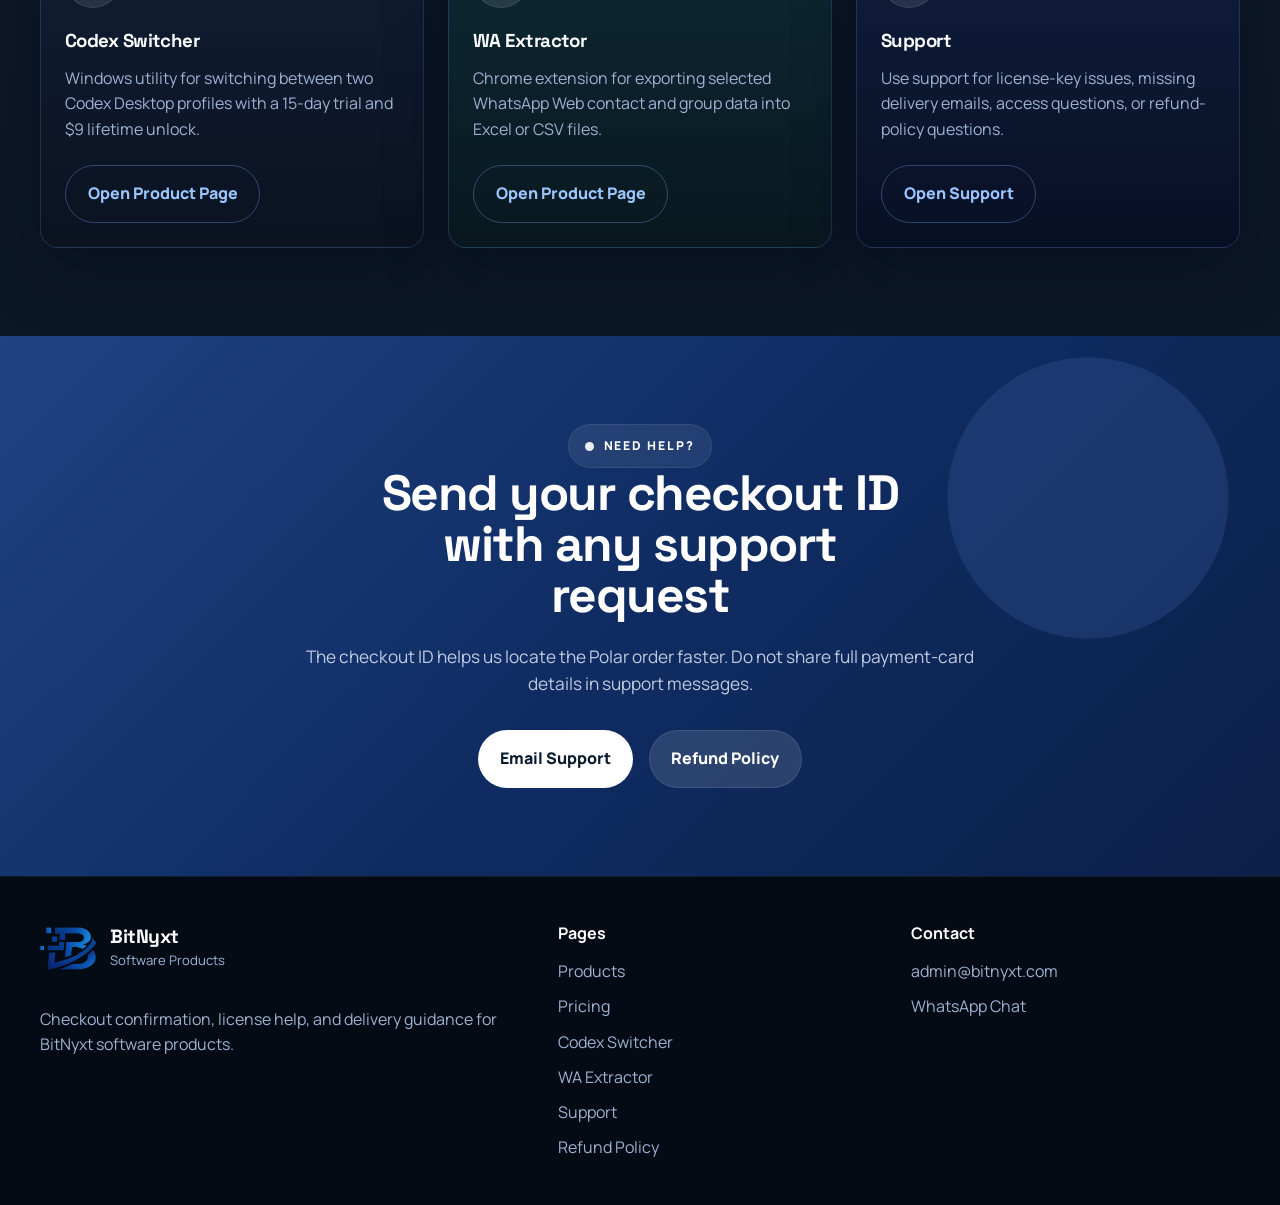
<file: polar/success.html>
<!doctype html>
<html lang="en">
<head>
  <meta charset="utf-8">
  <meta name="viewport" content="width=device-width, initial-scale=1">
  <title>Payment Successful | BitNyxt</title>
  <meta name="description" content="BitNyxt payment confirmation page for Polar checkout customers.">
  <meta name="robots" content="noindex, follow">
  <link rel="canonical" href="https://www.bitnyxt.com/polar/success">
  <meta property="og:type" content="website">
  <meta property="og:title" content="Payment Successful | BitNyxt">
  <meta property="og:description" content="Your Polar checkout was completed. Use this page for next steps, license access, and support details.">
  <meta property="og:url" content="https://www.bitnyxt.com/polar/success">
  <meta property="og:image" content="https://www.bitnyxt.com/logo.png">
  <link rel="stylesheet" href="../styles.css">
</head>
<body>
  <div class="page-shell">
    <div class="nav-wrap">
      <div class="container nav">
        <a class="brand" href="../index.html" aria-label="BitNyxt home">
          <img class="brand-logo" src="../logo.png" alt="BitNyxt logo">
          <span class="brand-text">
            <span class="brand-title">BitNyxt</span>
            <span class="brand-subtitle">Software Products</span>
          </span>
        </a>
        <nav class="nav-links" aria-label="Primary navigation">
          <a href="../index.html">Home</a>
          <a href="../projects.html">Products</a>
          <a href="../pricing.html">Pricing</a>
          <a href="../contact.html">Support</a>
          <a href="../privacy-policy.html">Privacy</a>
          <a href="../terms-of-use.html">Terms</a>
        </nav>
        <div class="nav-actions">
          <a class="btn btn-outline desktop-only" href="../contact.html">Support</a>
          <a class="btn btn-primary" href="../projects.html">Products</a>
          <button class="menu-toggle" data-menu-toggle aria-label="Open menu"><span></span><span></span><span></span></button>
        </div>
      </div>
      <div class="container nav-panel" data-nav-panel>
        <a href="../index.html">Home</a>
        <a href="../projects.html">Products</a>
        <a href="../pricing.html">Pricing</a>
        <a href="../contact.html">Support</a>
        <a href="../privacy-policy.html">Privacy</a>
        <a href="../terms-of-use.html">Terms</a>
      </div>
    </div>

    <section class="page-hero">
      <div class="container reveal">
        <div class="breadcrumb"><a href="../index.html">Home</a><span>/</span><span>Polar Checkout</span><span>/</span><span>Success</span></div>
        <div class="eyebrow"><span class="dot"></span> Payment successful</div>
        <h1 class="section-title wide">Your BitNyxt checkout is complete</h1>
        <p class="lead">Thank you for your purchase. Polar has redirected you back to BitNyxt after a successful checkout. Keep the checkout reference below for license, download, or support questions.</p>
        <div class="hero-actions">
          <a class="btn btn-primary" href="../projects.html">Open Products</a>
          <a class="btn btn-secondary" href="../contact.html">Contact Support</a>
        </div>
      </div>
    </section>

    <section class="section">
      <div class="container split">
        <div class="panel reveal">
          <div class="eyebrow eyebrow-light"><span class="dot"></span> Checkout reference</div>
          <h2 class="spacer-top">Polar checkout ID</h2>
          <p id="checkout-id-message" class="lead lead-muted">Reading checkout reference from the URL...</p>
          <div class="table-like">
            <div class="row"><strong>Checkout ID</strong><span class="muted" id="checkout-id-value">Not provided</span></div>
            <div class="row"><strong>Status</strong><span class="muted">Payment completed at Polar checkout</span></div>
            <div class="row"><strong>Support email</strong><span class="muted"><a id="support-email-link" href="mailto:admin@bitnyxt.com">admin@bitnyxt.com</a></span></div>
          </div>
        </div>
        <div class="reveal">
          <div class="eyebrow eyebrow-light"><span class="dot"></span> What happens next</div>
          <h2 class="section-title">Check your email for the product license or delivery details</h2>
          <ul class="detail-list spacer-top">
            <li>For Codex Switcher, use the Polar license key from your purchase email to unlock the app after the trial.</li>
            <li>For Chrome extension licenses, use the same purchase email and license key inside the extension unlock screen.</li>
            <li>For downloadable products, follow the delivery or download instructions sent after checkout.</li>
            <li>If the email does not arrive, contact support with your checkout ID and purchase email.</li>
          </ul>
        </div>
      </div>
    </section>

    <section class="section section-muted">
      <div class="container">
        <div class="center reveal">
          <div class="eyebrow eyebrow-light"><span class="dot"></span> Product shortcuts</div>
          <h2 class="section-title wide" style="margin-inline:auto;">Return to the product you purchased</h2>
        </div>
        <div class="services-grid spacer-top">
          <article class="service-card reveal">
            <div class="icon-chip">CS</div>
            <h3 class="spacer-top">Codex Switcher</h3>
            <p>Windows utility for switching between two Codex Desktop profiles with a 15-day trial and $9 lifetime unlock.</p>
            <div class="spacer-top"><a class="btn btn-outline" href="../codex-switcher.html">Open Product Page</a></div>
          </article>
          <article class="service-card reveal">
            <div class="icon-chip">WA</div>
            <h3 class="spacer-top">WA Extractor</h3>
            <p>Chrome extension for exporting selected WhatsApp Web contact and group data into Excel or CSV files.</p>
            <div class="spacer-top"><a class="btn btn-outline" href="../bulk-wa-contact-extractor.html">Open Product Page</a></div>
          </article>
          <article class="service-card reveal">
            <div class="icon-chip">SP</div>
            <h3 class="spacer-top">Support</h3>
            <p>Use support for license-key issues, missing delivery emails, access questions, or refund-policy questions.</p>
            <div class="spacer-top"><a class="btn btn-outline" href="../contact.html">Open Support</a></div>
          </article>
        </div>
      </div>
    </section>

    <section class="section section-primary cta-band">
      <div class="container center reveal">
        <div class="eyebrow"><span class="dot"></span> Need help?</div>
        <h2 class="section-title wide" style="margin-inline:auto;">Send your checkout ID with any support request</h2>
        <p class="lead" style="margin-inline:auto;">The checkout ID helps us locate the Polar order faster. Do not share full payment-card details in support messages.</p>
        <div class="hero-actions" style="justify-content:center;">
          <a class="btn btn-primary" id="support-cta-link" href="mailto:admin@bitnyxt.com">Email Support</a>
          <a class="btn btn-secondary" href="../refund-policy.html">Refund Policy</a>
        </div>
      </div>
    </section>

    <footer class="footer">
      <div class="container footer-grid">
        <div>
          <a class="brand" href="../index.html">
            <img class="brand-logo" src="../logo.png" alt="BitNyxt logo">
            <span class="brand-text">
              <span class="brand-title">BitNyxt</span>
              <span class="brand-subtitle">Software Products</span>
            </span>
          </a>
          <p class="spacer-top">Checkout confirmation, license help, and delivery guidance for BitNyxt software products.</p>
        </div>
        <div>
          <strong>Pages</strong>
          <ul>
            <li><a href="../projects.html">Products</a></li>
            <li><a href="../pricing.html">Pricing</a></li>
            <li><a href="../codex-switcher.html">Codex Switcher</a></li>
            <li><a href="../bulk-wa-contact-extractor.html">WA Extractor</a></li>
            <li><a href="../contact.html">Support</a></li>
            <li><a href="../refund-policy.html">Refund Policy</a></li>
          </ul>
        </div>
        <div>
          <strong>Contact</strong>
          <ul>
            <li><a href="mailto:admin@bitnyxt.com">admin@bitnyxt.com</a></li>
            <li><a href="https://wa.me/923320505257">WhatsApp Chat</a></li>
          </ul>
        </div>
      </div>
    </footer>
  </div>
  <script src="../main.js"></script>
  <script>
    (function () {
      var params = new URLSearchParams(window.location.search);
      var checkoutId = params.get('checkout_id') || '';
      var idValue = document.getElementById('checkout-id-value');
      var message = document.getElementById('checkout-id-message');
      var supportLink = document.getElementById('support-email-link');
      var supportCta = document.getElementById('support-cta-link');
      var subject = 'BitNyxt Polar checkout support';
      var body = [
        'Hello BitNyxt support,',
        '',
        'I need help with my Polar checkout.',
        '',
        'Checkout ID: ' + (checkoutId || 'Not provided'),
        'Product:',
        'Purchase email:',
        'Issue:'
      ].join('\r\n');

      if (checkoutId) {
        idValue.textContent = checkoutId;
        message.textContent = 'Your checkout reference is available. Keep this ID with your receipt or license email.';
      } else {
        message.textContent = 'No checkout ID was found in the URL. If you came here after purchase, check your Polar receipt email and include it in any support request.';
      }

      var mailto = 'mailto:admin@bitnyxt.com?subject=' + encodeURIComponent(subject) + '&body=' + encodeURIComponent(body);
      supportLink.href = mailto;
      supportCta.href = mailto;
    })();
  </script>
</body>
</html>
</file>
<file: styles.css>
@import url('https://fonts.googleapis.com/css2?family=Manrope:wght@400;500;600;700;800&family=Space+Grotesk:wght@500;700&display=swap');

:root {
  --background: #07101d;
  --surface: #0d1829;
  --surface-2: #12213a;
  --foreground: #e8eefb;
  --text: #d8e3fb;
  --heading: #ffffff;
  --primary: #2d7ff9;
  --primary-strong: #1458dc;
  --secondary: #16c0a4;
  --accent: #78a8ff;
  --muted: #0c1627;
  --muted-soft: #101c30;
  --muted-strong: #20324f;
  --border: rgba(128, 167, 255, 0.18);
  --white: #ffffff;
  --card-shadow: 0 22px 60px rgba(2, 10, 24, 0.38);
  --radius-sm: 10px;
  --radius-md: 18px;
  --container: 1200px;
}

* { box-sizing: border-box; }
html { scroll-behavior: smooth; }
body {
  margin: 0;
  font-family: 'Manrope', sans-serif;
  background:
    radial-gradient(circle at top left, rgba(45,127,249,0.18), transparent 30%),
    radial-gradient(circle at 85% 10%, rgba(22,192,164,0.12), transparent 24%),
    linear-gradient(180deg, #07101d 0%, #091323 45%, #060d18 100%);
  color: var(--text);
  line-height: 1.6;
}
body.menu-open { overflow: hidden; }
a { color: inherit; text-decoration: none; }
img { display: block; max-width: 100%; }
button, input, textarea { font: inherit; }

.container {
  width: min(calc(100% - 2rem), var(--container));
  margin: 0 auto;
}
.page-shell { overflow: clip; }
.section { padding: 5.5rem 0; position: relative; }
.section-sm { padding: 3.5rem 0; }
.section-muted {
  background:
    linear-gradient(180deg, rgba(255,255,255,0.02), rgba(255,255,255,0.01)),
    #091423;
}
.section-primary {
  background:
    linear-gradient(135deg, rgba(18, 53, 118, 0.96), rgba(10, 28, 66, 0.96)),
    var(--primary);
  color: var(--white);
}
.section-secondary {
  background:
    linear-gradient(135deg, rgba(15, 112, 146, 0.96), rgba(9, 57, 97, 0.96)),
    var(--secondary);
  color: var(--white);
}
.section-accent { background: var(--accent); color: #06111f; }
.section-dark {
  background:
    linear-gradient(135deg, rgba(5, 12, 24, 0.98), rgba(8, 22, 46, 0.98));
  color: var(--white);
}
.center { text-align: center; }

.bg-grid::before,
.hero::before,
.page-hero::before,
.cta-band::before {
  content: '';
  position: absolute;
  inset: 0;
  pointer-events: none;
}

.hero,
.page-hero,
.cta-band { position: relative; overflow: hidden; }
.hero::before {
  background:
    radial-gradient(circle at 8% 18%, rgba(120,168,255,.18) 0, rgba(120,168,255,.18) 120px, transparent 121px),
    radial-gradient(circle at 85% 22%, rgba(22,192,164,.12) 0, rgba(22,192,164,.12) 160px, transparent 161px),
    linear-gradient(135deg, rgba(255,255,255,.06), transparent 55%);
}
.page-hero::before,
.cta-band::before {
  background:
    linear-gradient(135deg, rgba(255,255,255,.05), transparent 50%),
    radial-gradient(circle at 85% 30%, rgba(120,168,255,.12) 0, rgba(120,168,255,.12) 140px, transparent 141px);
}

.nav-wrap {
  position: sticky;
  top: 0;
  z-index: 50;
  background: rgba(6, 14, 27, 0.84);
  backdrop-filter: blur(16px);
  border-bottom: 1px solid rgba(120, 168, 255, 0.12);
}
.nav {
  min-height: 84px;
  display: flex;
  align-items: center;
  justify-content: space-between;
  gap: 1rem;
}
.brand {
  display: inline-flex;
  align-items: center;
  gap: .9rem;
  min-width: 0;
}
.brand-logo {
  width: 56px;
  height: 56px;
  object-fit: contain;
  flex: 0 0 auto;
}
.brand-text {
  display: flex;
  flex-direction: column;
  min-width: 0;
}
.brand-title {
  font-family: 'Space Grotesk', sans-serif;
  font-size: 1.2rem;
  font-weight: 700;
  letter-spacing: -.03em;
  line-height: 1;
  color: var(--heading);
}
.brand-subtitle {
  font-size: .82rem;
  color: #9fb6dd;
  margin-top: .22rem;
}
.nav-links,
.nav-actions {
  display: flex;
  align-items: center;
  gap: 1.15rem;
}
.nav-links a {
  font-weight: 700;
  font-size: .95rem;
  color: #bfd0f2;
}
.nav-links a:hover,
.nav-links a.active { color: var(--white); }
.menu-toggle {
  display: none;
  background: transparent;
  border: 0;
  padding: .25rem;
  cursor: pointer;
  width: 36px;
  flex: 0 0 36px;
}
.menu-toggle span {
  display: block;
  width: 24px;
  height: 3px;
  background: var(--foreground);
  margin: 4px 0;
  border-radius: 99px;
}
.nav-panel {
  display: none;
  padding: 0 0 1rem;
}
.nav-panel a {
  display: block;
  padding: .95rem 1rem;
  background: rgba(13, 24, 41, 0.94);
  border: 1px solid var(--border);
  border-radius: var(--radius-md);
  font-weight: 700;
}

.eyebrow {
  display: inline-flex;
  align-items: center;
  gap: .6rem;
  padding: .72rem 1rem;
  border-radius: 999px;
  background: rgba(255,255,255,.08);
  border: 1px solid rgba(255,255,255,.08);
  color: inherit;
  font-size: .76rem;
  font-weight: 800;
  text-transform: uppercase;
  letter-spacing: .16em;
}
.eyebrow-light {
  background: rgba(45,127,249,0.08);
  border-color: rgba(45,127,249,0.12);
  color: #8ec0ff;
}
.dot {
  width: .56rem;
  height: .56rem;
  border-radius: 50%;
  background: currentColor;
  opacity: .9;
}

.hero {
  color: var(--white);
  padding: 5rem 0;
}
.hero-grid,
.split,
.contact-layout,
.footer-grid,
.project-grid,
.services-grid,
.metrics-grid,
.legal-grid,
.form-row,
.info-grid {
  display: grid;
  gap: 1.5rem;
}
.hero-grid { grid-template-columns: 1.08fr .92fr; align-items: center; }
.split { grid-template-columns: 1fr 1fr; align-items: start; }
.metrics-grid { grid-template-columns: repeat(4, minmax(0,1fr)); }
.services-grid { grid-template-columns: repeat(3, minmax(0,1fr)); }
.project-grid { grid-template-columns: repeat(2, minmax(0,1fr)); }
.contact-layout { grid-template-columns: 1.05fr .95fr; }
.info-grid { grid-template-columns: repeat(3, minmax(0,1fr)); }
.footer-grid { grid-template-columns: 1.2fr .8fr .8fr; }
.form-row { grid-template-columns: 1fr 1fr; }

.hero-copy,
.hero-visual,
.panel,
.card,
.metric,
.contact-card,
.legal-card,
.form-card,
.project-card,
.service-card,
.info-card,
.cta-box {
  position: relative;
  z-index: 1;
}

.hero-title,
.section-title,
h1, h2, h3, h4 {
  margin: 0;
  letter-spacing: -.03em;
  line-height: 1.02;
  color: var(--heading);
}
.hero-title,
.section-title,
h1, h2, h3 {
  font-family: 'Space Grotesk', sans-serif;
}
.hero-title {
  font-size: clamp(3rem, 7vw, 5.3rem);
  max-width: 12ch;
  font-weight: 700;
  margin-top: 1rem;
}
.section-title {
  font-size: clamp(2rem, 4vw, 3.1rem);
  font-weight: 700;
  max-width: 14ch;
}
.section-title.wide { max-width: 18ch; }
.lead {
  font-size: clamp(1.03rem, 1.35vw, 1.18rem);
  max-width: 62ch;
  margin-top: 1.4rem;
  color: rgba(232, 238, 251, 0.88);
}
.price-tag {
  font-size: 1.3rem;
  font-weight: 800;
  margin: 1rem 0 0;
  color: #8ec0ff;
}
.hero .lead,
.section-primary .lead,
.section-secondary .lead,
.section-dark .lead,
.page-hero .lead { color: rgba(232,238,251,.82); }
.muted,
.card p,
.panel p,
.project-card p,
.service-card p,
.contact-card p,
.legal-card p,
.form-card p,
.footer p,
.footer li,
.lead-muted { color: #9eb2d2; }
.section-primary .muted,
.section-secondary .muted,
.section-dark .muted { color: rgba(255,255,255,.78); }

.hero-actions,
.inline-actions,
.hero-badges {
  display: flex;
  gap: 1rem;
  flex-wrap: wrap;
}
.hero-actions { margin-top: 2rem; }
.hero-badges { margin-top: 1.4rem; }
.badge {
  display: inline-flex;
  align-items: center;
  min-height: 42px;
  padding: .65rem .95rem;
  border-radius: 999px;
  background: rgba(255,255,255,.08);
  border: 1px solid rgba(255,255,255,.08);
  font-weight: 700;
  font-size: .92rem;
}
.badge.light {
  background: rgba(255,255,255,.06);
  color: var(--foreground);
}
.badge.accent {
  background: rgba(120,168,255,.18);
  color: var(--white);
}

.btn {
  display: inline-flex;
  align-items: center;
  justify-content: center;
  min-height: 56px;
  padding: .95rem 1.35rem;
  border-radius: 999px;
  font-weight: 800;
  transition: transform .2s ease, background-color .2s ease, color .2s ease, border-color .2s ease, box-shadow .2s ease;
  border: 0;
  cursor: pointer;
}
.btn:hover {
  transform: translateY(-2px);
  box-shadow: 0 16px 40px rgba(13, 66, 157, 0.22);
}
.btn:focus-visible,
a:focus-visible,
button:focus-visible,
input:focus-visible,
textarea:focus-visible {
  outline: 2px solid #8ec0ff;
  outline-offset: 3px;
}
.btn-primary {
  background: linear-gradient(135deg, #4c9cff, #206df4);
  color: var(--white);
}
.btn-primary:hover { background: linear-gradient(135deg, #62a9ff, #2f78f5); }
.btn-secondary {
  background: rgba(255,255,255,.08);
  color: var(--white);
  border: 1px solid rgba(255,255,255,.10);
}
.btn-secondary:hover { background: rgba(255,255,255,.14); }
.btn-outline {
  background: transparent;
  color: #9bc5ff;
  border: 1px solid rgba(120,168,255,.34);
}
.btn-outline:hover {
  background: rgba(45,127,249,.12);
  color: var(--white);
}
.section-primary .btn-primary,
.section-secondary .btn-primary,
.section-dark .btn-primary { background: var(--white); color: #0c1a30; }
.section-primary .btn-secondary,
.section-secondary .btn-secondary,
.section-dark .btn-secondary { background: rgba(255,255,255,.12); color: var(--white); }
.section-primary .btn-secondary:hover,
.section-secondary .btn-secondary:hover,
.section-dark .btn-secondary:hover { background: rgba(255,255,255,.20); }
.btn-block { width: 100%; }

.visual-card,
.card,
.metric,
.contact-card,
.legal-card,
.form-card,
.project-card,
.service-card,
.info-card,
.panel,
.cta-box {
  border-radius: var(--radius-md);
  padding: 1.5rem;
  transition: transform .2s ease, background-color .2s ease, border-color .2s ease;
  border: 1px solid var(--border);
  box-shadow: var(--card-shadow);
}
.visual-card,
.metric,
.panel,
.form-card,
.contact-card,
.legal-card,
.info-card,
.cta-box {
  background: linear-gradient(180deg, rgba(18, 33, 58, 0.94), rgba(10, 19, 34, 0.98));
}
.service-card,
.project-card {
  background: linear-gradient(180deg, rgba(17, 31, 53, 0.95), rgba(11, 19, 33, 0.98));
}
.service-card:nth-child(2) { background: linear-gradient(180deg, rgba(13, 43, 54, 0.96), rgba(9, 24, 31, 0.98)); }
.service-card:nth-child(3) { background: linear-gradient(180deg, rgba(17, 31, 62, 0.96), rgba(8, 16, 36, 0.98)); }
.service-card:nth-child(4) { background: linear-gradient(180deg, rgba(18, 35, 63, 0.96), rgba(8, 18, 36, 0.98)); }
.project-card:nth-child(2) { background: linear-gradient(180deg, rgba(13, 39, 58, 0.96), rgba(8, 20, 31, 0.98)); }
.visual-card:hover,
.metric:hover,
.panel:hover,
.form-card:hover,
.contact-card:hover,
.legal-card:hover,
.project-card:hover,
.service-card:hover,
.info-card:hover,
.cta-box:hover {
  transform: translateY(-4px);
  border-color: rgba(120, 168, 255, 0.35);
}

.hero-visual {
  min-height: 520px;
  display: grid;
  align-content: center;
}
.product-hero .split { align-items: center; }
.product-shot {
  overflow: hidden;
  border-radius: var(--radius-md);
  border: 1px solid rgba(120,168,255,.24);
  background: rgba(3, 12, 27, .42);
  box-shadow: var(--card-shadow);
}
.product-shot img {
  display: block;
  width: 100%;
  height: auto;
}
.abstract-stack {
  position: relative;
  min-height: 500px;
}
.shape-square,
.shape-circle,
.shape-panel {
  position: absolute;
  border-radius: var(--radius-md);
}
.shape-square {
  width: 170px;
  height: 170px;
  background: rgba(120,168,255,.12);
  top: 2rem;
  right: 4rem;
  transform: rotate(14deg);
}
.shape-circle {
  width: 230px;
  height: 230px;
  border-radius: 50%;
  background: rgba(22,192,164,.10);
  bottom: 0;
  left: 0;
}
.shape-panel {
  color: var(--foreground);
  border: 1px solid rgba(120,168,255,.16);
}
.shape-panel.main {
  inset: 3rem 2rem 4rem 3rem;
  padding: 2rem;
  background: linear-gradient(180deg, rgba(239,246,255,0.96), rgba(222,234,255,0.94));
}
.shape-panel.side {
  width: 230px;
  right: 0;
  top: 10rem;
  padding: 1.25rem;
  background: linear-gradient(180deg, rgba(197,223,255,0.95), rgba(178,208,255,0.92));
}
.logo-panel {
  width: 110px;
  height: 110px;
  padding: 14px;
  background: #ffffff;
  border-radius: var(--radius-md);
}
.stat-line {
  display: flex;
  justify-content: space-between;
  align-items: center;
  gap: 1rem;
  padding: .9rem 0;
  border-bottom: 1px solid rgba(12, 28, 53, 0.12);
}
.stat-line:last-child { border-bottom: 0; }
.mini-bars { display: grid; gap: .8rem; margin-top: 1rem; }
.mini-bars span {
  display: block;
  height: 14px;
  border-radius: 999px;
  background: rgba(13, 24, 41, 0.10);
  position: relative;
  overflow: hidden;
}
.mini-bars span::after {
  content: '';
  position: absolute;
  inset: 0 auto 0 0;
  background: linear-gradient(90deg, #2d7ff9, #16c0a4);
}
.mini-bars span:nth-child(1)::after { width: 88%; }
.mini-bars span:nth-child(2)::after { width: 73%; }
.mini-bars span:nth-child(3)::after { width: 60%; }

.metric {
  min-height: 180px;
  display: flex;
  flex-direction: column;
  justify-content: space-between;
}
.metric strong {
  font-family: 'Space Grotesk', sans-serif;
  font-size: clamp(2rem, 4vw, 2.8rem);
  font-weight: 700;
}
.metric.primary strong { color: #72b2ff; }
.metric.secondary strong { color: #6ae0cb; }
.metric.accent strong { color: #b8d1ff; }
.metric.dark strong { color: #ffffff; }

.icon-chip {
  width: 56px;
  height: 56px;
  border-radius: 50%;
  display: grid;
  place-items: center;
  font-weight: 800;
  background: rgba(255,255,255,0.10);
  color: #dff0ff;
  border: 1px solid rgba(255,255,255,0.10);
  transition: transform .2s ease;
}
.service-card:hover .icon-chip,
.project-card:hover .icon-chip,
.contact-card:hover .icon-chip,
.info-card:hover .icon-chip { transform: scale(1.08); }

.list-clean,
.detail-list,
.footer ul {
  list-style: none;
  padding: 0;
  margin: 1rem 0 0;
}
.detail-list,
.list-clean { display: grid; gap: .9rem; }
.detail-list li,
.list-clean li {
  display: flex;
  align-items: flex-start;
  gap: .7rem;
}
.detail-list li::before,
.list-clean li::before {
  content: '';
  width: 12px;
  height: 12px;
  border-radius: 50%;
  background: linear-gradient(180deg, #64a8ff, #1d6cf3);
  margin-top: .45rem;
  flex: 0 0 auto;
}
.service-card:nth-child(2) .detail-list li::before { background: linear-gradient(180deg, #47d7bf, #16b59c); }
.service-card:nth-child(3) .detail-list li::before { background: linear-gradient(180deg, #8ab5ff, #4c7dff); }

.page-hero {
  background:
    linear-gradient(135deg, rgba(7, 18, 35, 0.96), rgba(10, 28, 58, 0.96));
  color: var(--white);
  padding: 4rem 0 3rem;
}
.breadcrumb {
  display: flex;
  gap: .6rem;
  flex-wrap: wrap;
  color: rgba(232,238,251,.70);
  font-size: .95rem;
  margin-bottom: 1rem;
}
.breadcrumb a:hover { color: var(--white); }

label {
  display: block;
  margin-bottom: .45rem;
  font-weight: 700;
  color: var(--foreground);
}
input,
textarea {
  width: 100%;
  background: rgba(255,255,255,0.04);
  color: var(--foreground);
  border: 1px solid rgba(120,168,255,0.12);
  border-radius: var(--radius-sm);
  padding: 1rem;
}
input::placeholder,
textarea::placeholder { color: #88a0c5; }
input:focus-visible,
textarea:focus-visible {
  background: rgba(255,255,255,0.06);
  outline: 2px solid #72b2ff;
  outline-offset: 0;
}
textarea { min-height: 160px; resize: vertical; }
.form-grid { display: grid; gap: 1rem; }

.note {
  padding: 1rem 1.1rem;
  border-left: 4px solid var(--primary);
  background: rgba(255,255,255,0.04);
  border-radius: 0 var(--radius-sm) var(--radius-sm) 0;
}
.legal-highlight {
  background: linear-gradient(135deg, rgba(17, 31, 53, 0.94), rgba(9, 20, 36, 0.98));
  border: 1px solid var(--border);
  border-radius: var(--radius-md);
  padding: 1.5rem;
  box-shadow: var(--card-shadow);
}
.legal-highlight h2 {
  margin-top: 1rem;
  font-size: clamp(1.45rem, 2.2vw, 2rem);
}
.legal-highlight p {
  color: var(--text);
  margin-bottom: 0;
}
.legal-meta {
  display: flex;
  flex-wrap: wrap;
  gap: .75rem;
}
.legal-list {
  list-style: none;
  padding: 0;
  margin: 1rem 0 0;
  display: grid;
  gap: .8rem;
}
.legal-list li {
  display: flex;
  align-items: flex-start;
  gap: .7rem;
}
.legal-list li::before {
  content: '';
  width: 12px;
  height: 12px;
  border-radius: 50%;
  background: linear-gradient(180deg, #64a8ff, #1d6cf3);
  margin-top: .45rem;
  flex: 0 0 auto;
}
.table-like { display: grid; gap: 0; margin-top: 1rem; }
.row {
  display: flex;
  justify-content: space-between;
  gap: 1rem;
  padding: 1rem 0;
  border-bottom: 1px solid rgba(120,168,255,0.10);
}
.row:last-child { border-bottom: 0; }

.footer {
  background: rgba(5, 11, 20, 0.92);
  padding: 2.75rem 0;
  border-top: 1px solid rgba(120,168,255,0.10);
}
.footer strong {
  display: inline-block;
  margin-bottom: .4rem;
  color: var(--heading);
}
.footer ul { display: grid; gap: .6rem; margin-top: .4rem; }
.footer a:hover { color: #9bc5ff; }

.reveal {
  opacity: 0;
  transform: translateY(22px);
  transition: opacity .6s ease, transform .6s ease;
}
.reveal.in-view {
  opacity: 1;
  transform: translateY(0);
}
.spacer-top { margin-top: 1.4rem; }
.anchor-card { scroll-margin-top: 110px; }
.desktop-only { display: inline-flex; }

@media (max-width: 1024px) {
  .hero-grid,
  .split,
  .contact-layout,
  .footer-grid,
  .project-grid,
  .services-grid,
  .metrics-grid,
  .info-grid,
  .form-row { grid-template-columns: 1fr 1fr; }
  .hero-grid,
  .split,
  .contact-layout,
  .footer-grid,
  .project-grid,
  .services-grid,
  .metrics-grid,
  .info-grid,
  .form-row { gap: 1.25rem; }
  .hero-grid,
  .split,
  .contact-layout,
  .footer-grid,
  .project-grid,
  .services-grid,
  .metrics-grid,
  .info-grid { grid-template-columns: 1fr; }
  .hero-visual { min-height: 460px; }
}

@media (max-width: 760px) {
  .section { padding: 4.25rem 0; }
  .nav-links, .desktop-only { display: none; }
  .nav-actions .btn { display: none; }
  .nav { position: relative; }
  .nav-actions {
    position: absolute;
    right: 0;
    top: 50%;
    transform: translateY(-50%);
    gap: 0;
    width: 42px;
    height: 42px;
    border: 1px solid rgba(120,168,255,.26);
    border-radius: 12px;
    background: rgba(255,255,255,.06);
  }
  .nav-actions::before {
    content: '';
    position: absolute;
    left: 10px;
    right: 10px;
    top: 12px;
    height: 3px;
    border-radius: 99px;
    background: var(--foreground);
    box-shadow: 0 8px 0 var(--foreground), 0 16px 0 var(--foreground);
    pointer-events: none;
  }
  .menu-toggle {
    display: block;
    position: absolute;
    inset: 0;
    width: 100%;
    height: 100%;
    opacity: 0;
  }
  .nav-panel.open { display: grid; gap: .5rem; }
  .hero-title { font-size: clamp(2.5rem, 12vw, 4rem); }
  .hero-actions, .inline-actions { flex-direction: column; }
  .btn { width: 100%; }
  .brand-subtitle { display: none; }
  .brand-logo { width: 48px; height: 48px; }
  .abstract-stack { min-height: 420px; }
  .shape-panel.main { inset: 2rem 1rem 4rem 1rem; }
  .shape-panel.side { width: 180px; top: auto; bottom: 1.5rem; right: 1rem; }
  .legal-meta { flex-direction: column; }
}
</file>
